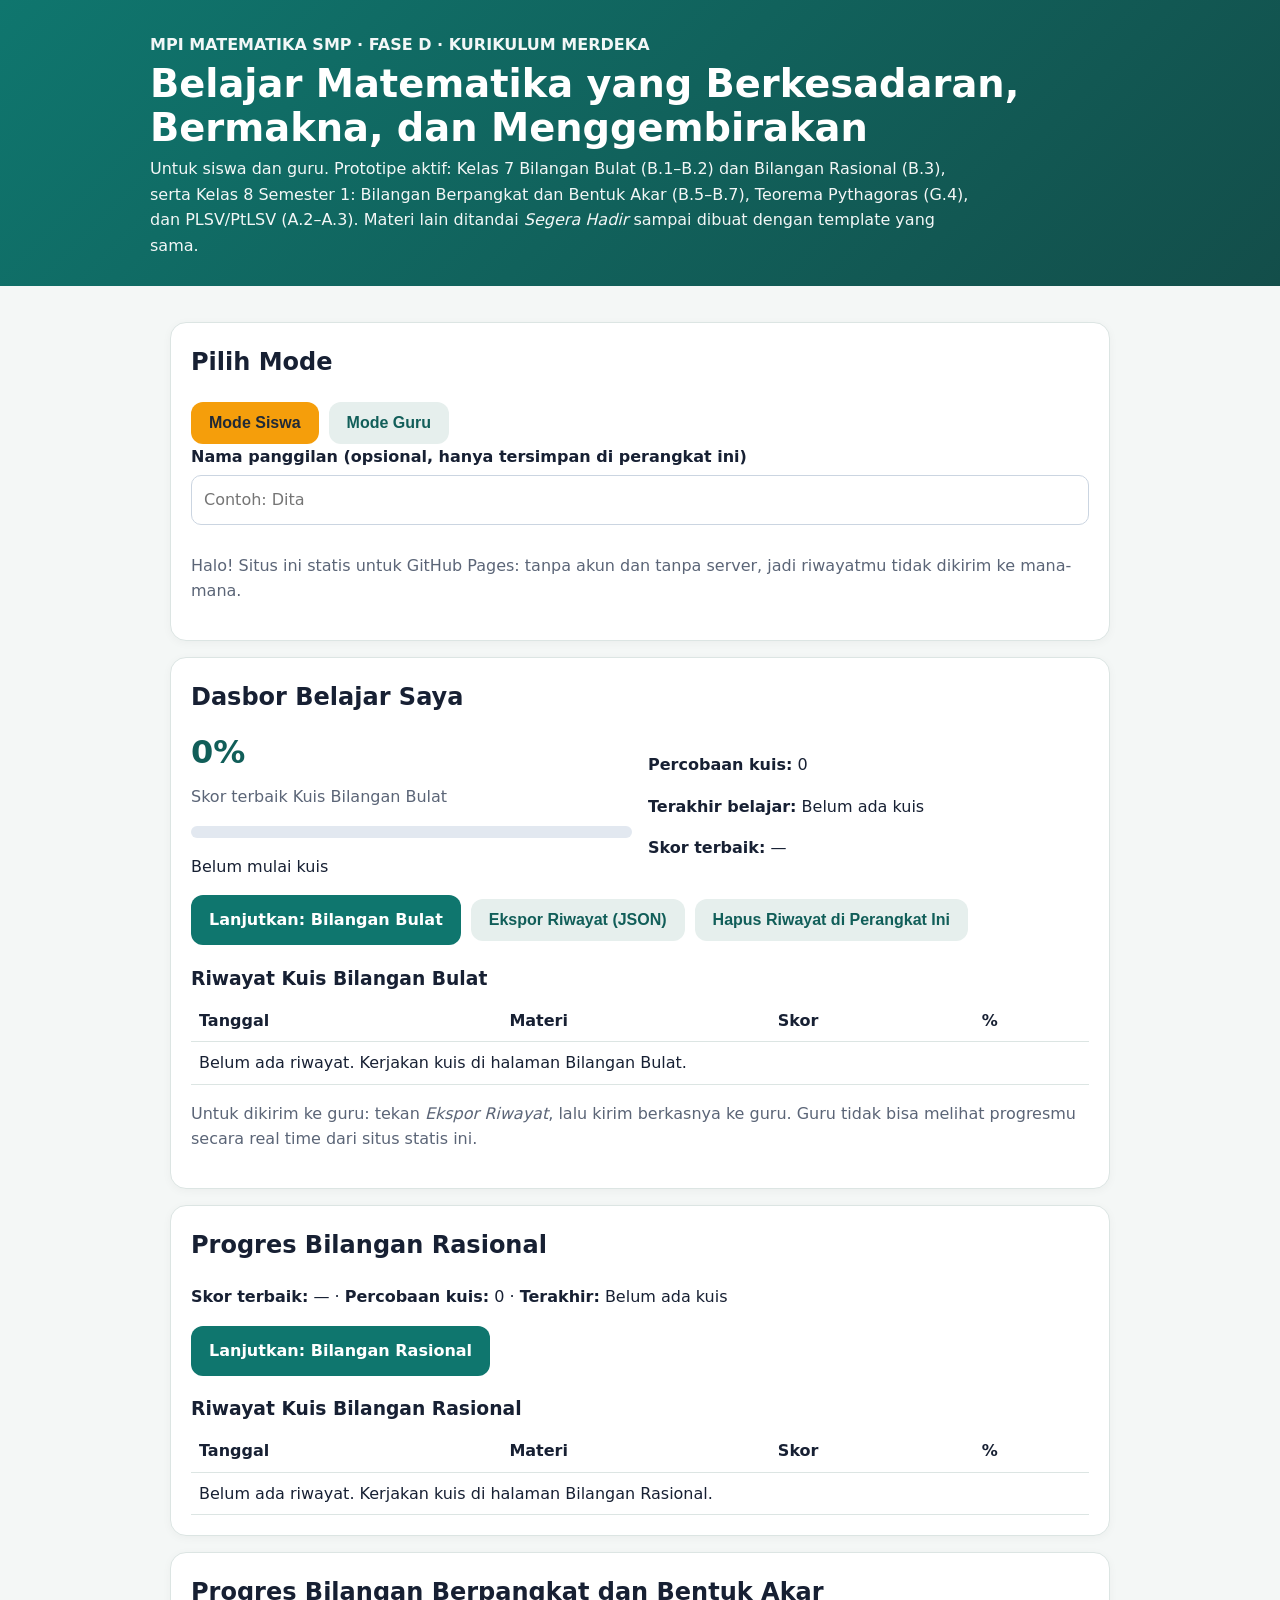
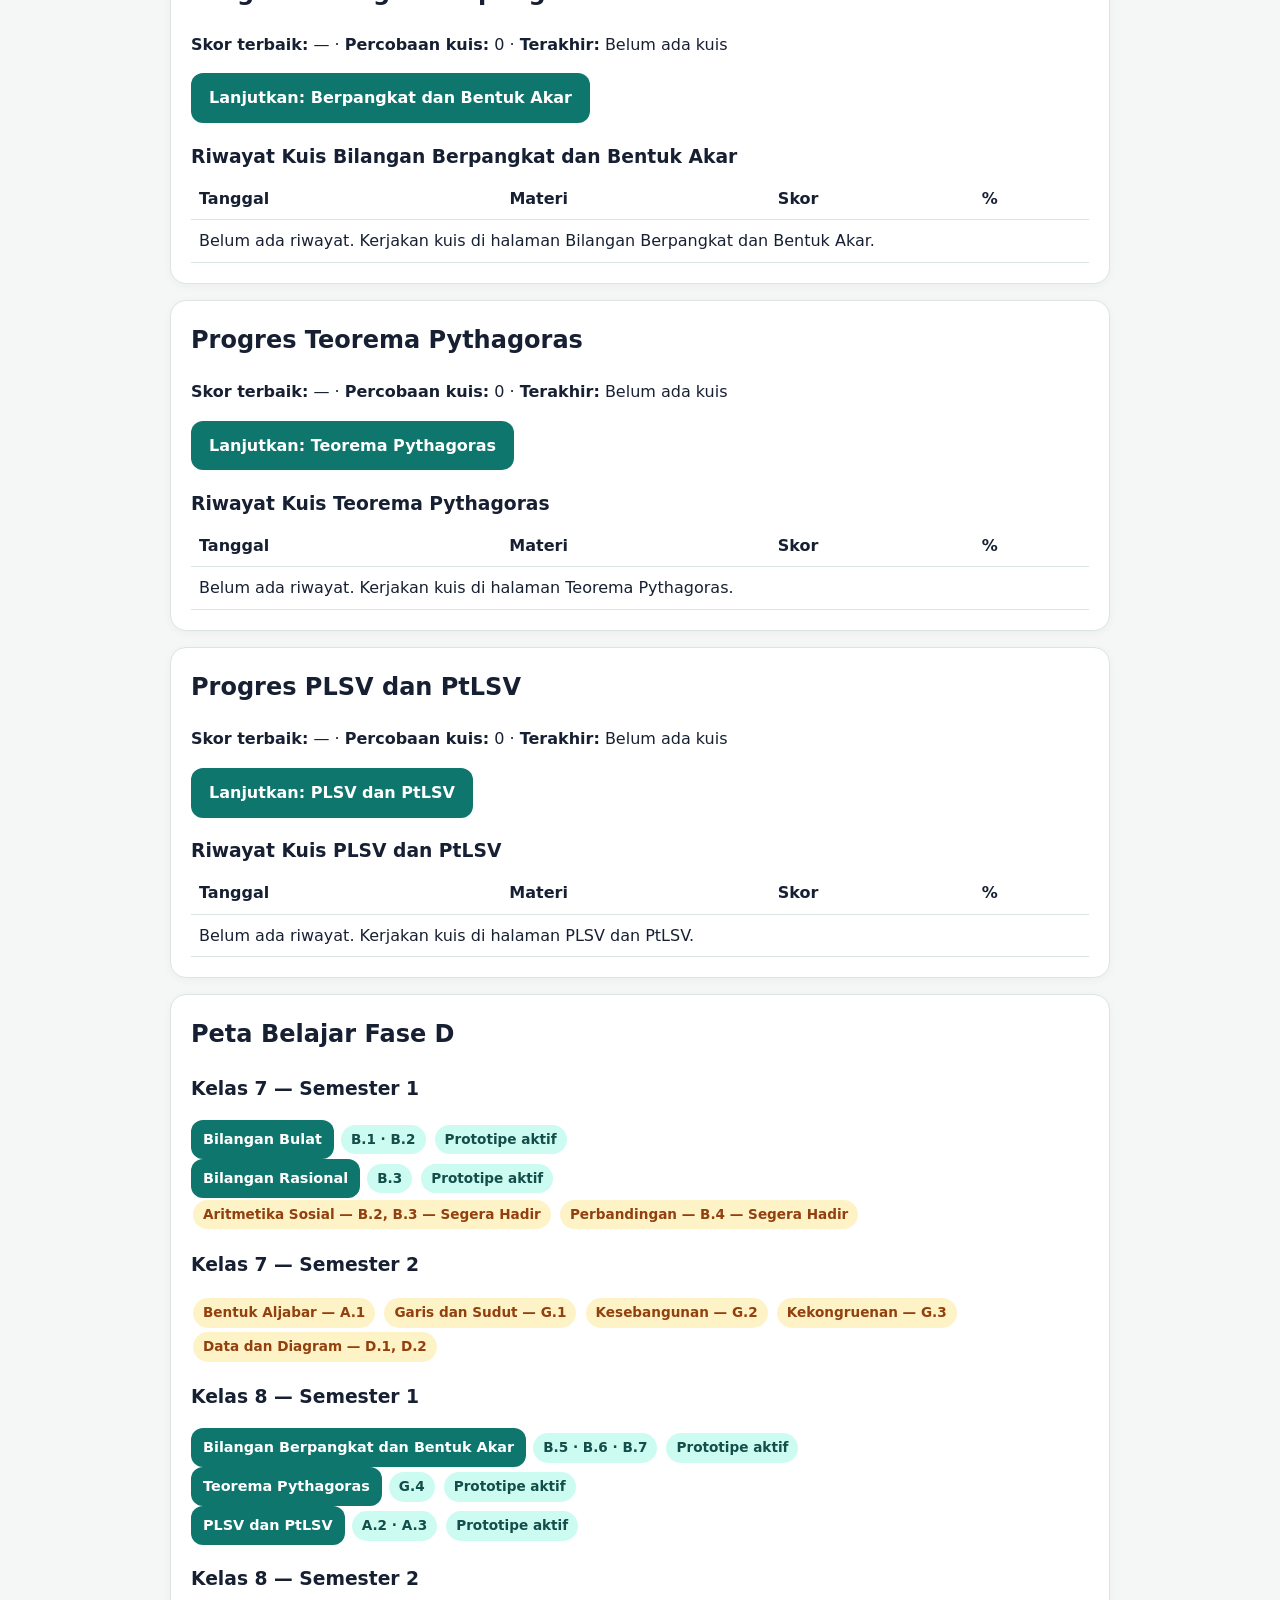
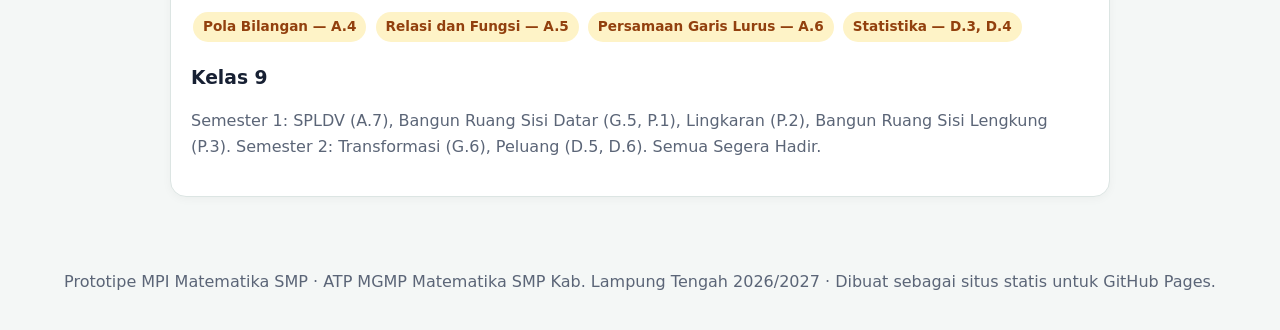
<file: index.html>
<!DOCTYPE html>
<html lang="id">
<head>
<meta charset="utf-8">
<meta name="viewport" content="width=device-width, initial-scale=1">
<title>MPI Matematika SMP — Fase D | Kurikulum Merdeka</title>
<meta name="description" content="Media Pembelajaran Interaktif Matematika SMP Fase D, Kurikulum Merdeka, pendekatan Pembelajaran Mendalam. Prototipe aktif: Bilangan Bulat, Bilangan Rasional, dan Kelas 8 Semester 1.">
<link rel="stylesheet" href="assets/css/style.css">
</head>
<body>
<header class="hero">
  <div class="wrap" style="padding:0">
    <p><strong>MPI MATEMATIKA SMP &middot; FASE D &middot; KURIKULUM MERDEKA</strong></p>
    <h1>Belajar Matematika yang Berkesadaran, Bermakna, dan Menggembirakan</h1>
    <p>Untuk siswa dan guru. Prototipe aktif: Kelas 7 Bilangan Bulat (B.1&ndash;B.2) dan Bilangan Rasional (B.3), serta Kelas 8 Semester 1: Bilangan Berpangkat dan Bentuk Akar (B.5&ndash;B.7), Teorema Pythagoras (G.4), dan PLSV/PtLSV (A.2&ndash;A.3). Materi lain ditandai <em>Segera Hadir</em> sampai dibuat dengan template yang sama.</p>
  </div>
</header>

<main class="wrap">
  <div class="card">
    <h2>Pilih Mode</h2>
    <div class="row no-print">
      <button class="btn secondary" data-mode-btn="siswa" aria-pressed="true">Mode Siswa</button>
      <button class="btn secondary" data-mode-btn="guru" aria-pressed="false">Mode Guru</button>
    </div>
    <label for="namaInput">Nama panggilan (opsional, hanya tersimpan di perangkat ini)</label>
    <input type="text" id="namaInput" placeholder="Contoh: Dita">
    <p class="muted"><span id="haloText">Halo!</span> Situs ini statis untuk GitHub Pages: tanpa akun dan tanpa server, jadi riwayatmu tidak dikirim ke mana-mana.</p>
  </div>

  <section class="card">
    <h2>Dasbor Belajar Saya</h2>
    <div class="grid two">
      <div><div class="stat" id="dashProgress">0%</div><p class="muted">Skor terbaik Kuis Bilangan Bulat</p><div class="progress"><div id="dashBar" style="width:0%"></div></div><p id="dashStatus">Belum mulai kuis</p></div>
      <div><p><strong>Percobaan kuis:</strong> <span id="dashAttempts">0</span></p><p><strong>Terakhir belajar:</strong> <span id="dashLast">Belum ada kuis</span></p><p><strong>Skor terbaik:</strong> <span id="dashBest">—</span></p></div>
    </div>
    <div class="row no-print">
      <a class="btn" href="bilangan-bulat.html">Lanjutkan: Bilangan Bulat</a>
      <button class="btn secondary exportBtn">Ekspor Riwayat (JSON)</button>
      <button class="btn secondary clearBtn">Hapus Riwayat di Perangkat Ini</button>
    </div>
    <h3>Riwayat Kuis Bilangan Bulat</h3>
    <table><thead><tr><th>Tanggal</th><th>Materi</th><th>Skor</th><th>%</th></tr></thead><tbody id="historyList"><tr><td colspan="4">Memuat…</td></tr></tbody></table>
    <p class="muted">Untuk dikirim ke guru: tekan <em>Ekspor Riwayat</em>, lalu kirim berkasnya ke guru. Guru tidak bisa melihat progresmu secara real time dari situs statis ini.</p>
  </section>

  <section class="card">
    <h2>Progres Bilangan Rasional</h2>
    <p><strong>Skor terbaik:</strong> <span id="dashRasionalBest">—</span> &middot; <strong>Percobaan kuis:</strong> <span id="dashRasionalAttempts">0</span> &middot; <strong>Terakhir:</strong> <span id="dashRasionalLast">Belum ada kuis</span></p>
    <div class="row no-print">
      <a class="btn" href="bilangan-rasional.html">Lanjutkan: Bilangan Rasional</a>
    </div>
    <h3>Riwayat Kuis Bilangan Rasional</h3>
    <table><thead><tr><th>Tanggal</th><th>Materi</th><th>Skor</th><th>%</th></tr></thead><tbody id="rasionalHistoryList"><tr><td colspan="4">Memuat…</td></tr></tbody></table>
  </section>

  <section class="card">
    <h2>Progres Bilangan Berpangkat dan Bentuk Akar</h2>
    <p><strong>Skor terbaik:</strong> <span id="dashBerpangkatBest">—</span> &middot; <strong>Percobaan kuis:</strong> <span id="dashBerpangkatAttempts">0</span> &middot; <strong>Terakhir:</strong> <span id="dashBerpangkatLast">Belum ada kuis</span></p>
    <div class="row no-print">
      <a class="btn" href="bilangan-berpangkat-akar.html">Lanjutkan: Berpangkat dan Bentuk Akar</a>
    </div>
    <h3>Riwayat Kuis Bilangan Berpangkat dan Bentuk Akar</h3>
    <table><thead><tr><th>Tanggal</th><th>Materi</th><th>Skor</th><th>%</th></tr></thead><tbody id="berpangkatHistoryList"><tr><td colspan="4">Memuat…</td></tr></tbody></table>
  </section>

  <section class="card">
    <h2>Progres Teorema Pythagoras</h2>
    <p><strong>Skor terbaik:</strong> <span id="dashPythagorasBest">—</span> &middot; <strong>Percobaan kuis:</strong> <span id="dashPythagorasAttempts">0</span> &middot; <strong>Terakhir:</strong> <span id="dashPythagorasLast">Belum ada kuis</span></p>
    <div class="row no-print">
      <a class="btn" href="pythagoras.html">Lanjutkan: Teorema Pythagoras</a>
    </div>
    <h3>Riwayat Kuis Teorema Pythagoras</h3>
    <table><thead><tr><th>Tanggal</th><th>Materi</th><th>Skor</th><th>%</th></tr></thead><tbody id="pythagorasHistoryList"><tr><td colspan="4">Memuat…</td></tr></tbody></table>
  </section>

  <section class="card">
    <h2>Progres PLSV dan PtLSV</h2>
    <p><strong>Skor terbaik:</strong> <span id="dashPlsvBest">—</span> &middot; <strong>Percobaan kuis:</strong> <span id="dashPlsvAttempts">0</span> &middot; <strong>Terakhir:</strong> <span id="dashPlsvLast">Belum ada kuis</span></p>
    <div class="row no-print">
      <a class="btn" href="plsv-ptlsv.html">Lanjutkan: PLSV dan PtLSV</a>
    </div>
    <h3>Riwayat Kuis PLSV dan PtLSV</h3>
    <table><thead><tr><th>Tanggal</th><th>Materi</th><th>Skor</th><th>%</th></tr></thead><tbody id="plsvHistoryList"><tr><td colspan="4">Memuat…</td></tr></tbody></table>
  </section>

  <section class="card guru-only">
    <h2>Dasbor Guru</h2>
    <p>Mode guru menampilkan panduan ATP/TP, alokasi JP, miskonsepsi, diferensiasi, dan LKPD di halaman materi. Di halaman Bilangan Bulat, buka bagian <a href="bilangan-bulat.html#guru">Panduan Guru</a>; di halaman Bilangan Rasional, buka <a href="bilangan-rasional.html#guru">Panduan Guru</a>; di Kelas 8 Semester 1, buka <a href="bilangan-berpangkat-akar.html#guru">Berpangkat dan Bentuk Akar</a>, <a href="pythagoras.html#guru">Pythagoras</a>, dan <a href="plsv-ptlsv.html#guru">PLSV/PtLSV</a>.</p>
    <p><strong>Cara memakai di kelas:</strong> tampilkan simulasi garis bilangan dan GeoGebra di proyektor, minta siswa mencoba sendiri di HP, lalu tutup dengan kuis formatif dan refleksi. Minta siswa mengekspor riwayatnya sebagai bukti belajar.</p>
    <p><strong>Sumber:</strong> ATP MGMP Matematika SMP Kabupaten Lampung Tengah, Tahun Pelajaran 2026/2027, Fase D.</p>
  </section>

  <section class="card">
    <h2>Peta Belajar Fase D</h2>
    <h3>Kelas 7 — Semester 1</h3>
    <p><a class="btn small" href="bilangan-bulat.html">Bilangan Bulat</a> <span class="badge">B.1 &middot; B.2</span> <span class="badge">Prototipe aktif</span><br>
    <a class="btn small" href="bilangan-rasional.html">Bilangan Rasional</a> <span class="badge">B.3</span> <span class="badge">Prototipe aktif</span><br>
    <span class="badge soon">Aritmetika Sosial — B.2, B.3 — Segera Hadir</span>
    <span class="badge soon">Perbandingan — B.4 — Segera Hadir</span></p>
    <h3>Kelas 7 — Semester 2</h3>
    <p><span class="badge soon">Bentuk Aljabar — A.1</span> <span class="badge soon">Garis dan Sudut — G.1</span> <span class="badge soon">Kesebangunan — G.2</span> <span class="badge soon">Kekongruenan — G.3</span> <span class="badge soon">Data dan Diagram — D.1, D.2</span></p>
    <h3>Kelas 8 — Semester 1</h3>
    <p><a class="btn small" href="bilangan-berpangkat-akar.html">Bilangan Berpangkat dan Bentuk Akar</a> <span class="badge">B.5 &middot; B.6 &middot; B.7</span> <span class="badge">Prototipe aktif</span><br>
    <a class="btn small" href="pythagoras.html">Teorema Pythagoras</a> <span class="badge">G.4</span> <span class="badge">Prototipe aktif</span><br>
    <a class="btn small" href="plsv-ptlsv.html">PLSV dan PtLSV</a> <span class="badge">A.2 &middot; A.3</span> <span class="badge">Prototipe aktif</span></p>
    <h3>Kelas 8 — Semester 2</h3>
    <p><span class="badge soon">Pola Bilangan — A.4</span> <span class="badge soon">Relasi dan Fungsi — A.5</span> <span class="badge soon">Persamaan Garis Lurus — A.6</span> <span class="badge soon">Statistika — D.3, D.4</span></p>
    <h3>Kelas 9</h3>
    <p class="muted">Semester 1: SPLDV (A.7), Bangun Ruang Sisi Datar (G.5, P.1), Lingkaran (P.2), Bangun Ruang Sisi Lengkung (P.3). Semester 2: Transformasi (G.6), Peluang (D.5, D.6). Semua Segera Hadir.</p>
  </section>
</main>

<footer>
  <p>Prototipe MPI Matematika SMP &middot; ATP MGMP Matematika SMP Kab. Lampung Tengah 2026/2027 &middot; Dibuat sebagai situs statis untuk GitHub Pages.</p>
</footer>
<script src="assets/js/main.js"></script>
</body>
</html>
</file>
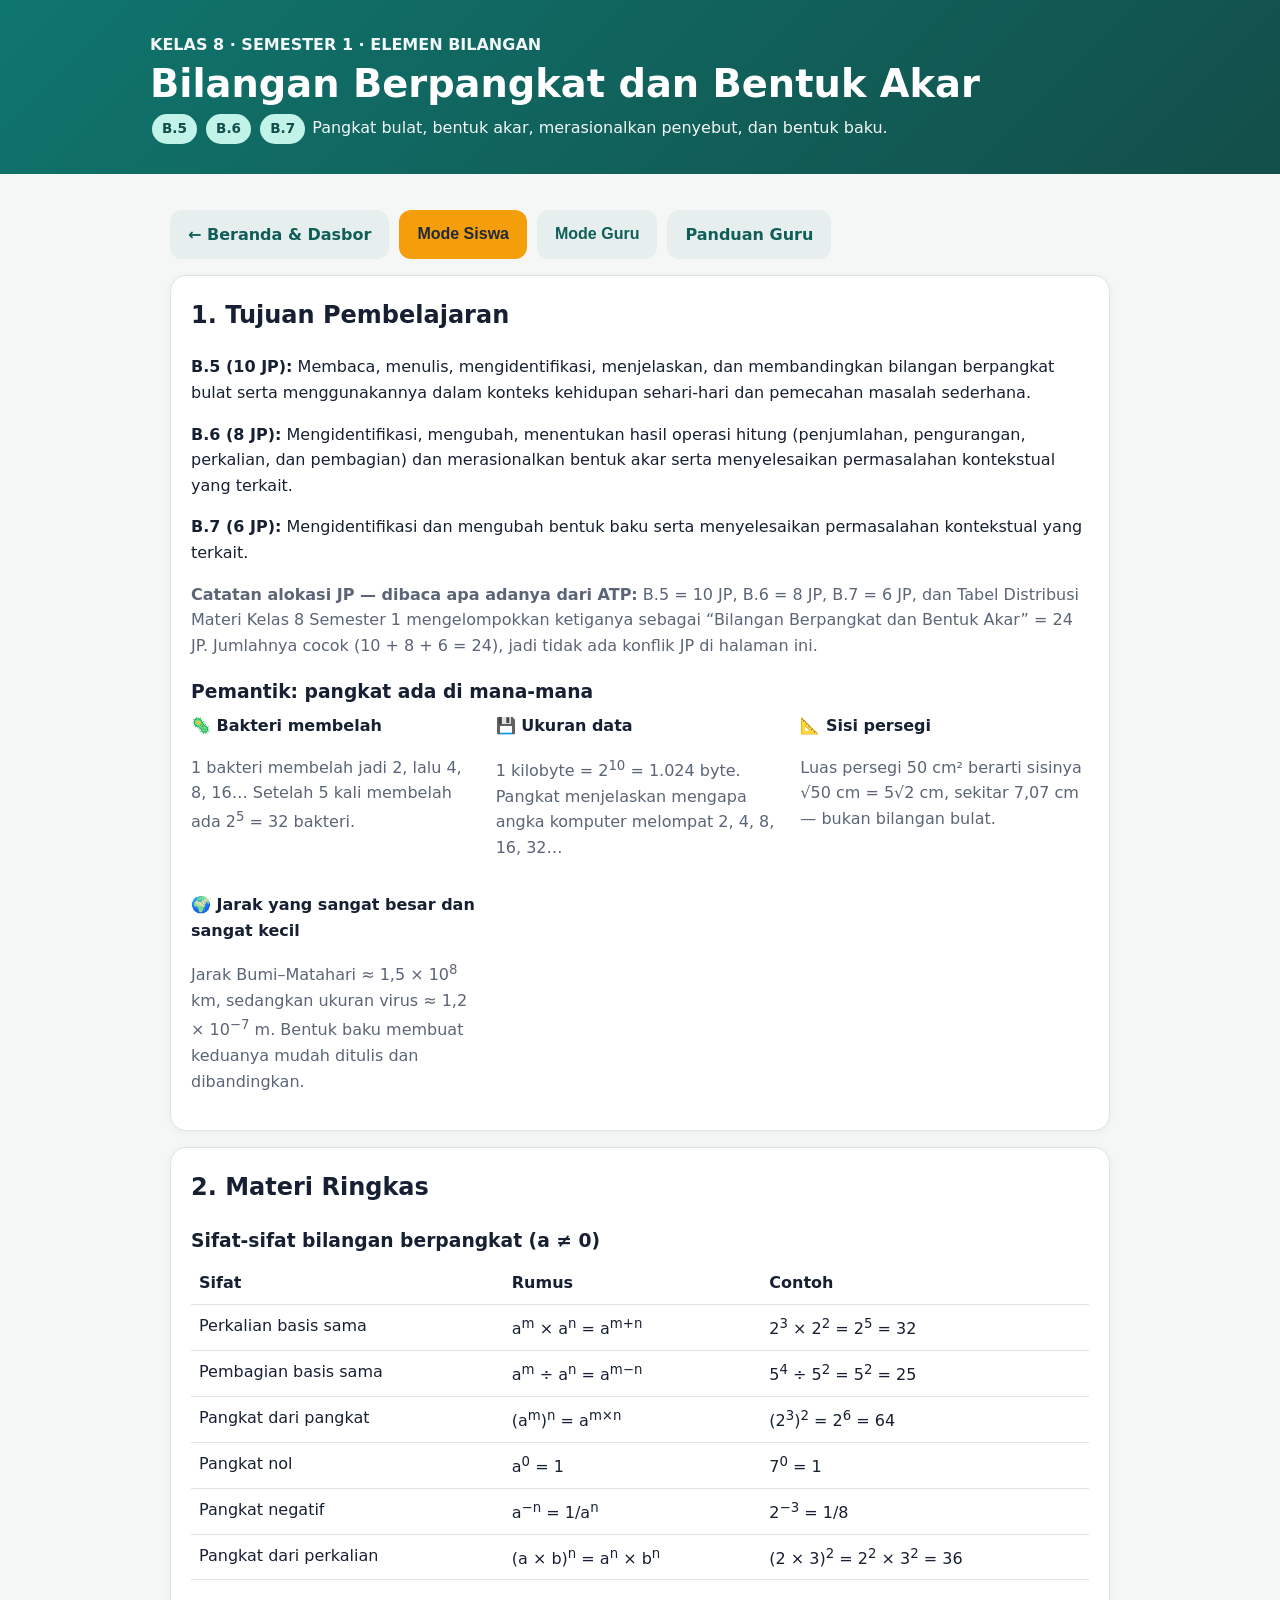
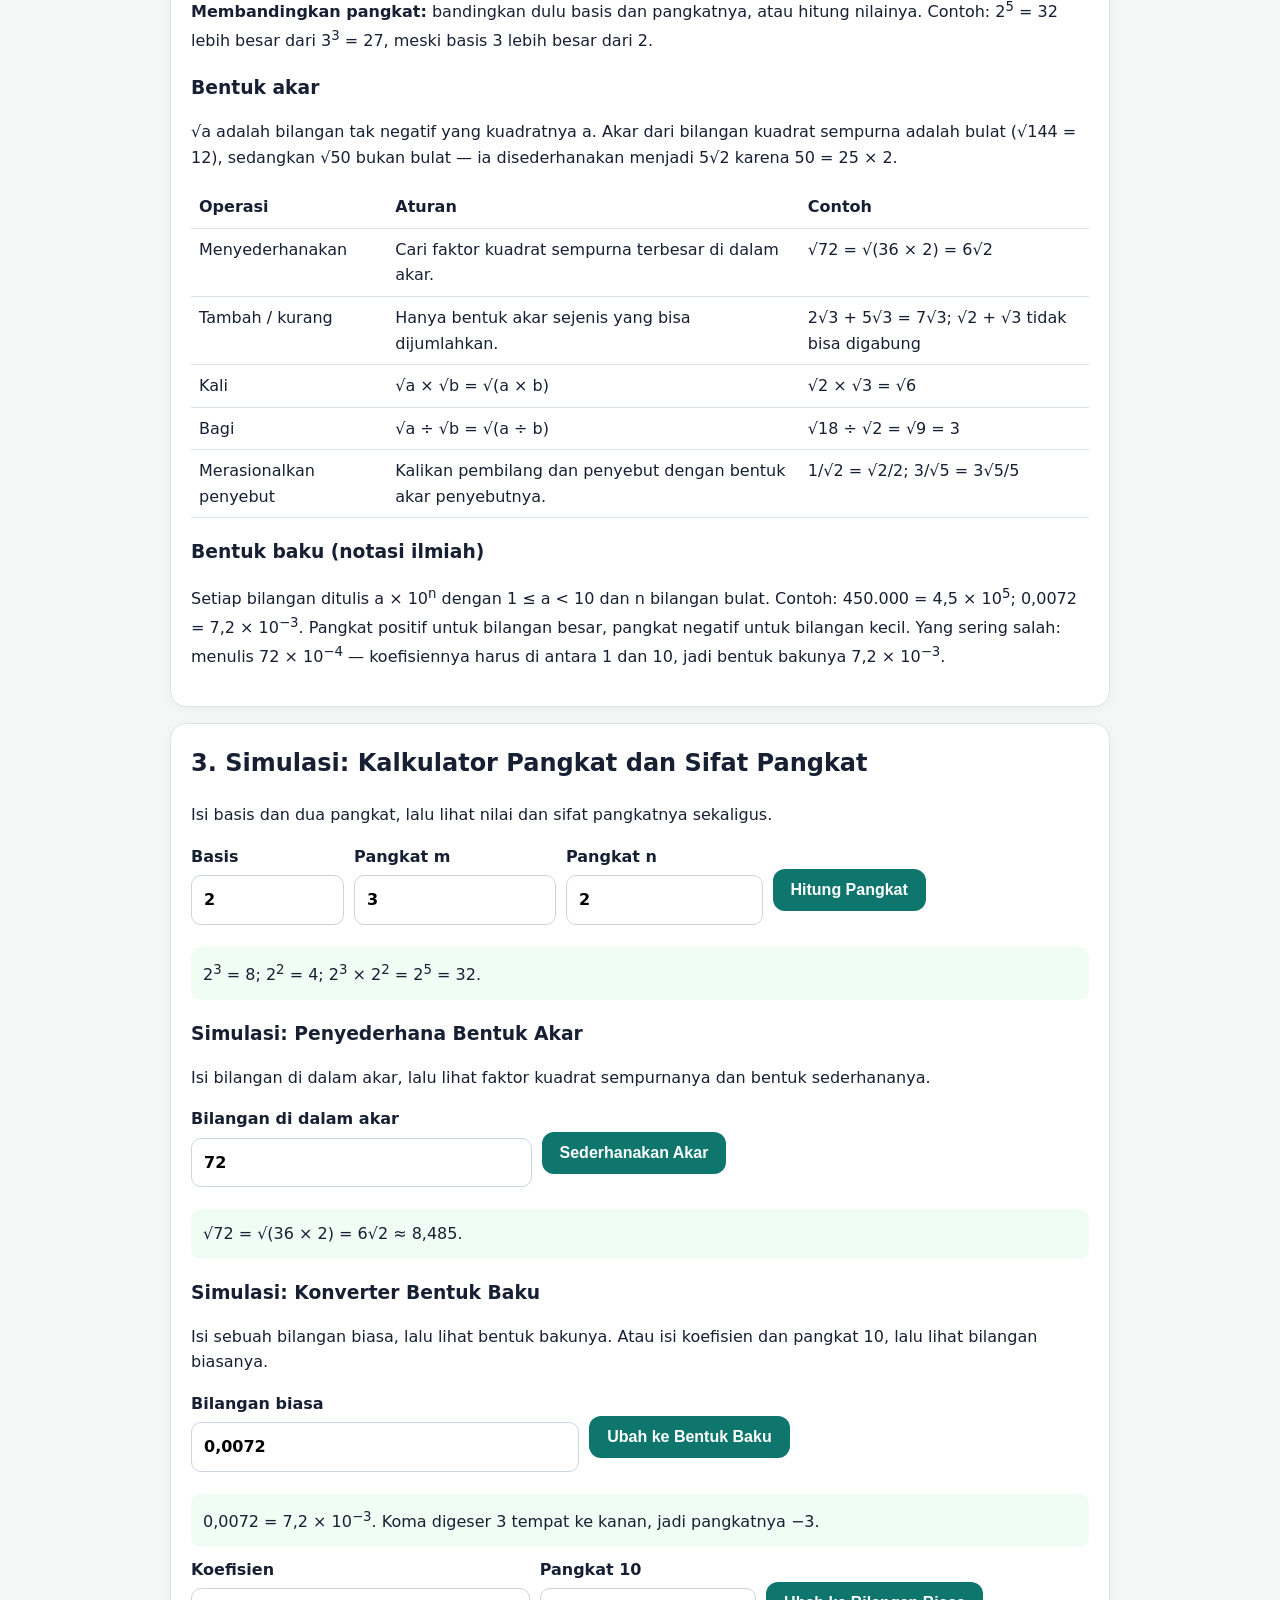
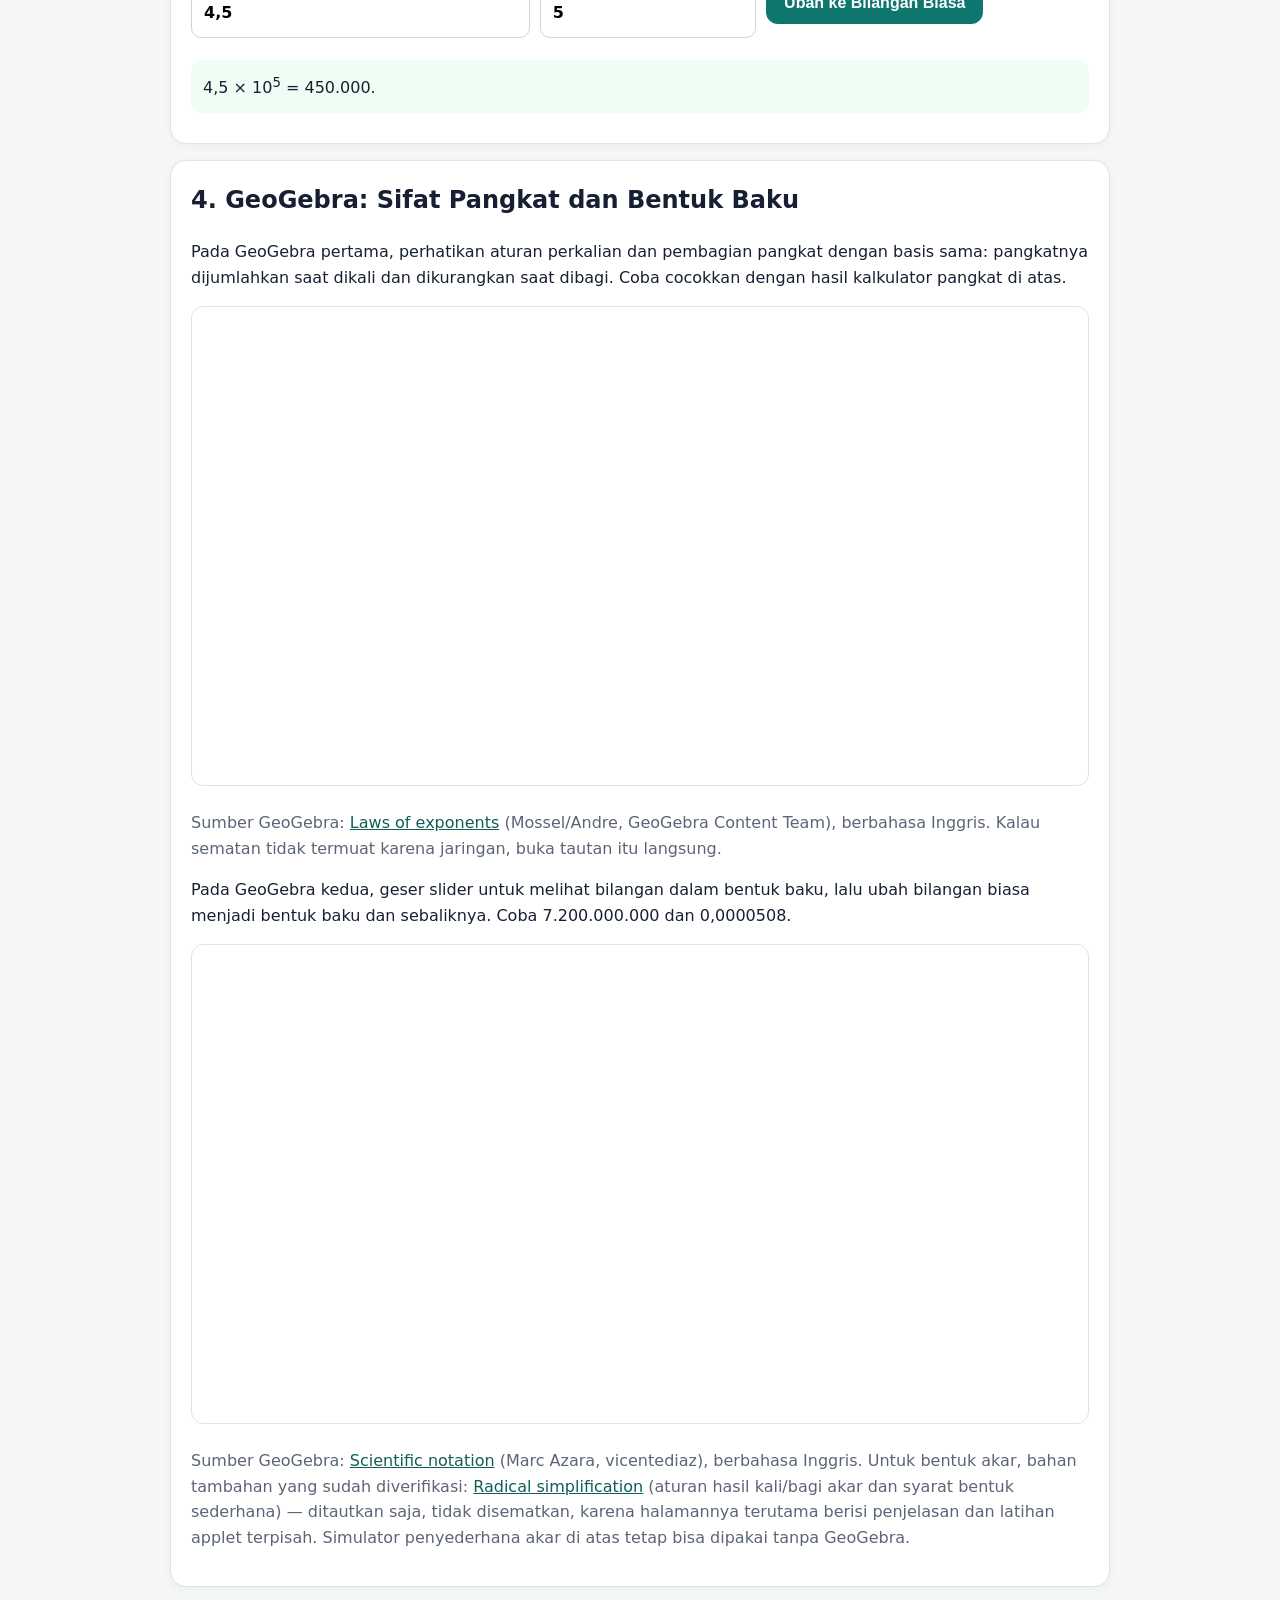
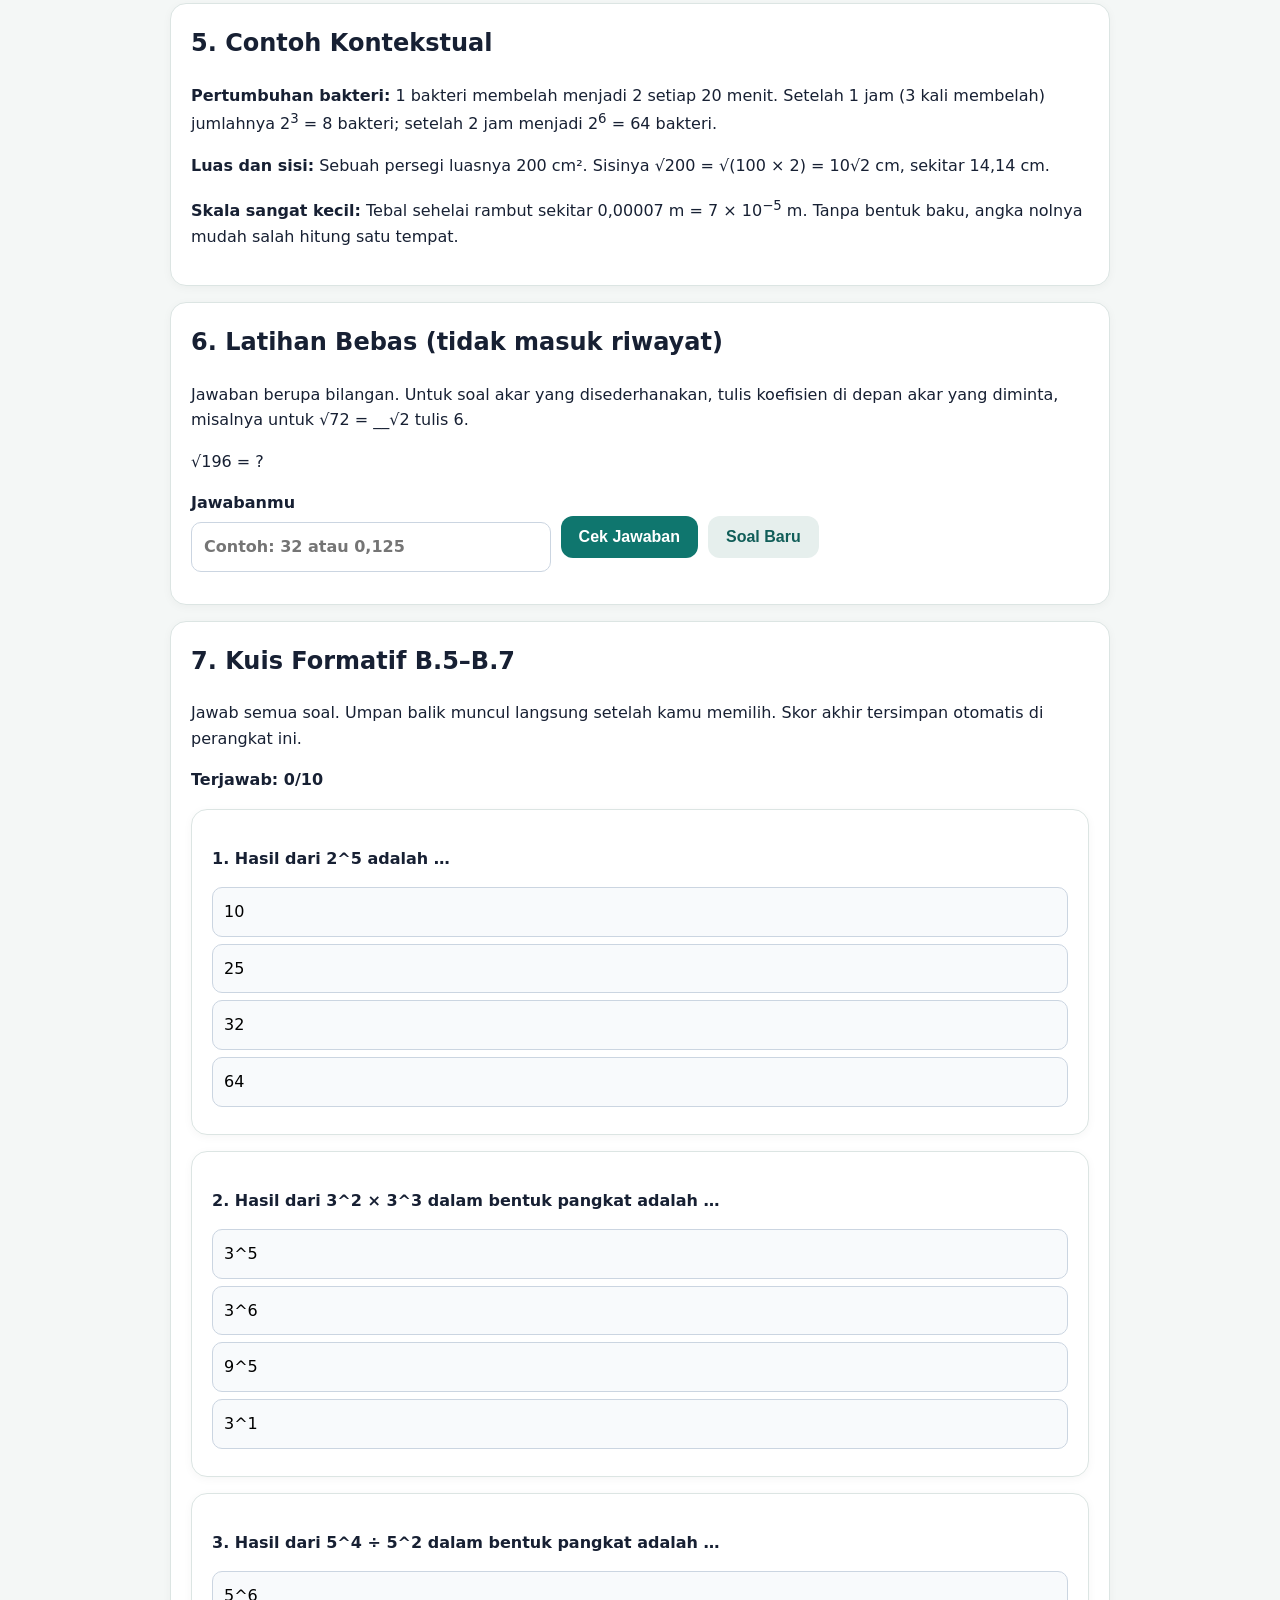
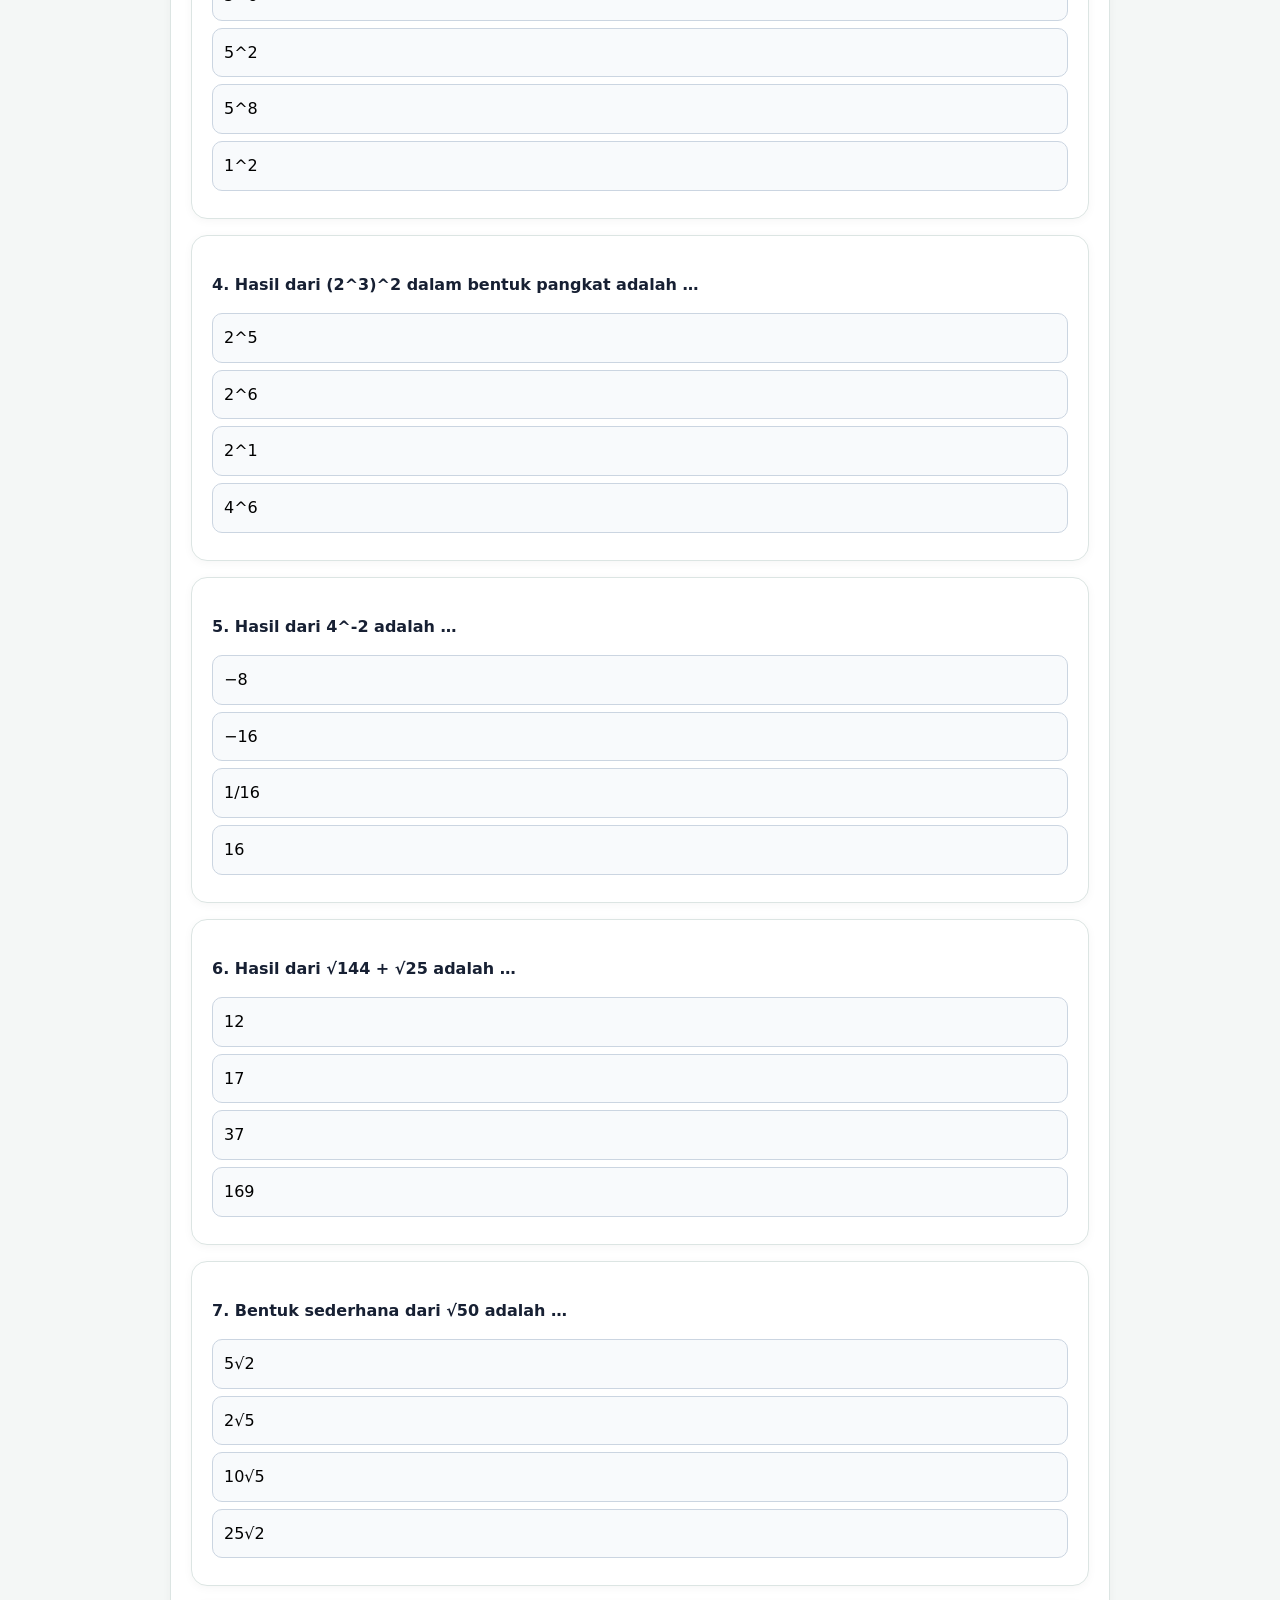
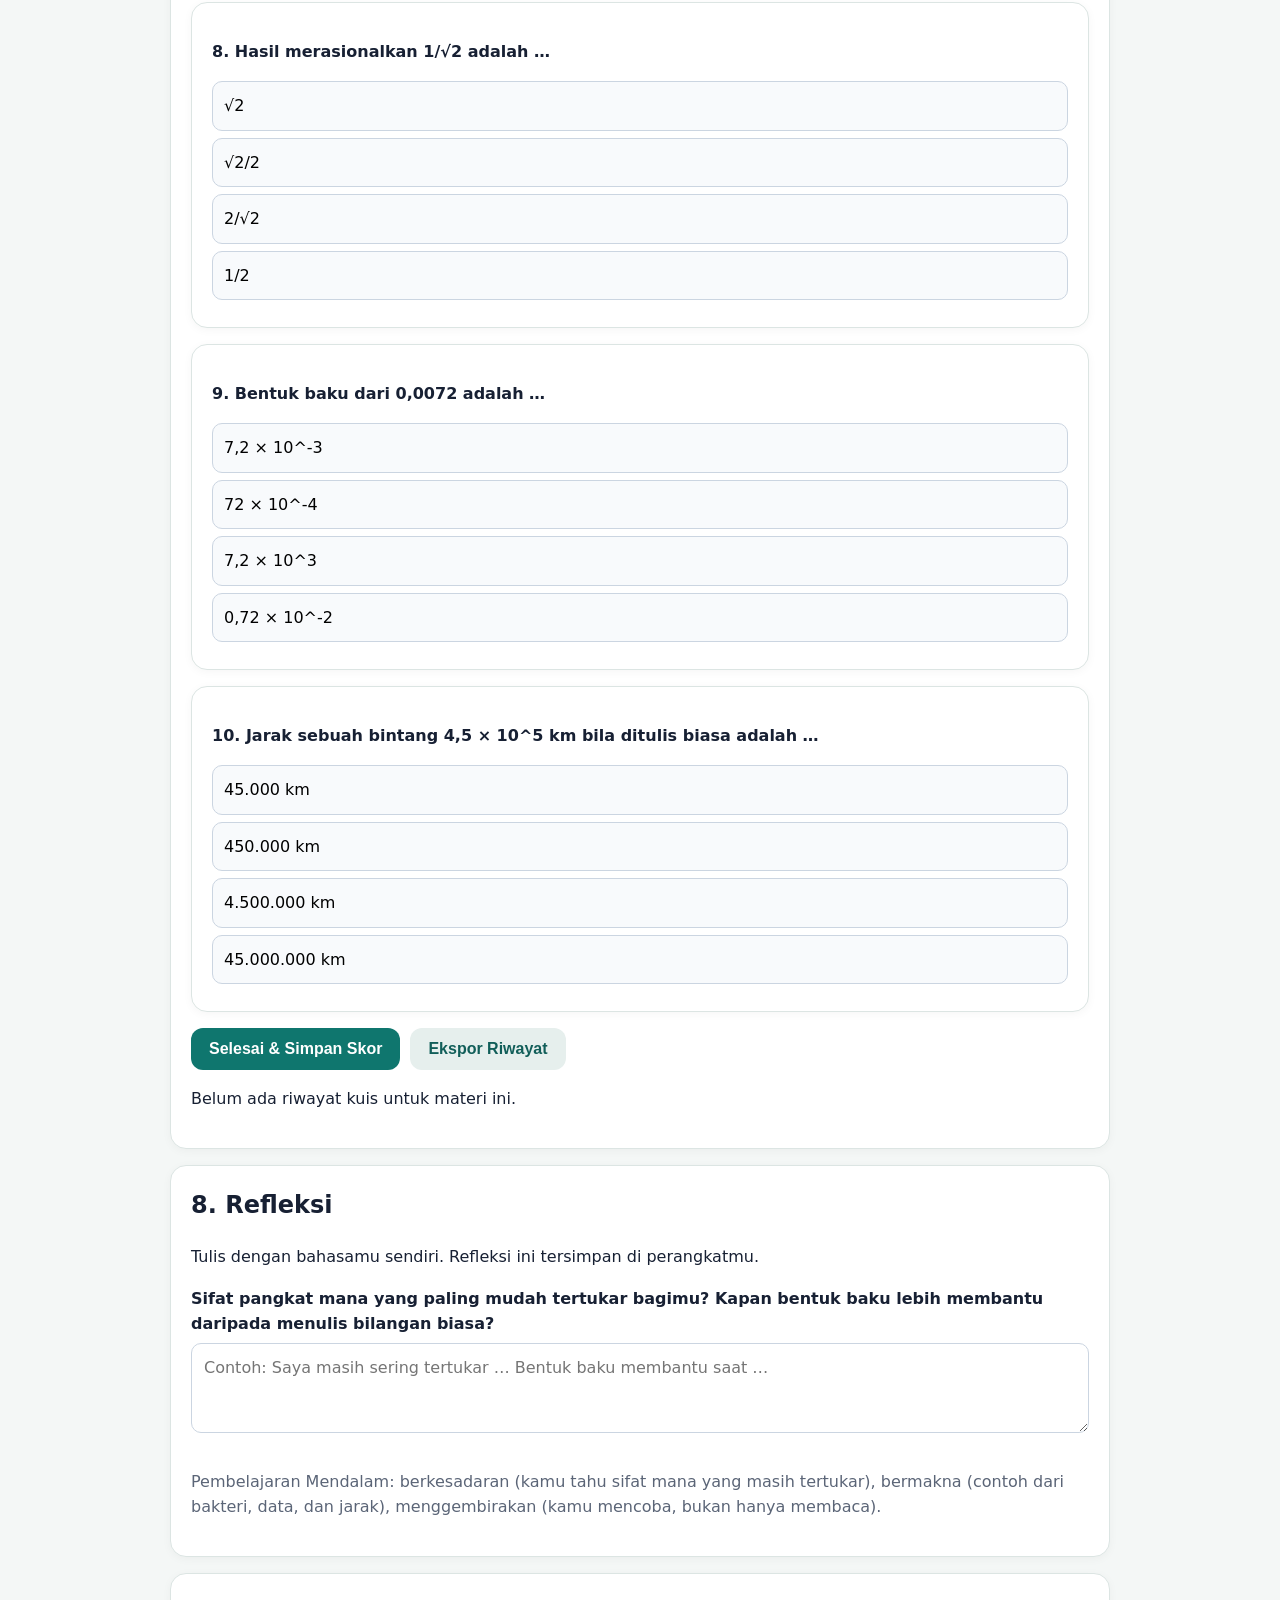
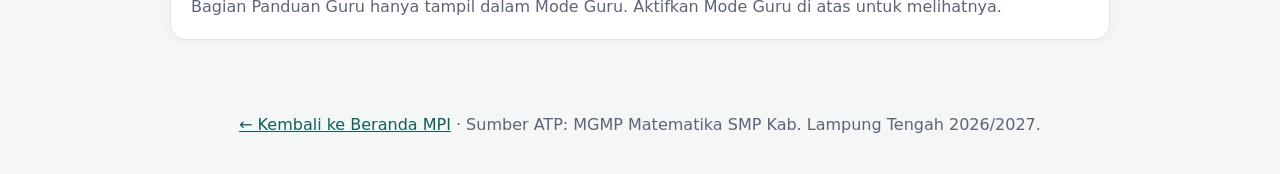
<file: bilangan-berpangkat-akar.html>
<!DOCTYPE html>
<html lang="id">
<head>
<meta charset="utf-8">
<meta name="viewport" content="width=device-width, initial-scale=1">
<title>Bilangan Berpangkat dan Bentuk Akar (B.5–B.7) — Kelas 8 Semester 1 | MPI Matematika</title>
<meta name="description" content="Bilangan berpangkat bulat, bentuk akar dan merasionalkan penyebut, serta bentuk baku/notasi ilmiah. Simulasi, GeoGebra, latihan, kuis, dan refleksi.">
<link rel="stylesheet" href="assets/css/style.css">
</head>
<body>
<header class="hero">
  <div class="wrap" style="padding:0">
    <p><strong>KELAS 8 &middot; SEMESTER 1 &middot; ELEMEN BILANGAN</strong></p>
    <h1>Bilangan Berpangkat dan Bentuk Akar</h1>
    <p><span class="badge">B.5</span> <span class="badge">B.6</span> <span class="badge">B.7</span> Pangkat bulat, bentuk akar, merasionalkan penyebut, dan bentuk baku.</p>
  </div>
</header>

<main class="wrap">
  <nav class="top no-print">
    <a class="btn secondary" href="index.html">← Beranda &amp; Dasbor</a>
    <button class="btn secondary" data-mode-btn="siswa">Mode Siswa</button>
    <button class="btn secondary" data-mode-btn="guru">Mode Guru</button>
    <a class="btn secondary" href="#guru">Panduan Guru</a>
  </nav>

  <section class="card">
    <h2>1. Tujuan Pembelajaran</h2>
    <p><strong>B.5 (10 JP):</strong> Membaca, menulis, mengidentifikasi, menjelaskan, dan membandingkan bilangan berpangkat bulat serta menggunakannya dalam konteks kehidupan sehari-hari dan pemecahan masalah sederhana.</p>
    <p><strong>B.6 (8 JP):</strong> Mengidentifikasi, mengubah, menentukan hasil operasi hitung (penjumlahan, pengurangan, perkalian, dan pembagian) dan merasionalkan bentuk akar serta menyelesaikan permasalahan kontekstual yang terkait.</p>
    <p><strong>B.7 (6 JP):</strong> Mengidentifikasi dan mengubah bentuk baku serta menyelesaikan permasalahan kontekstual yang terkait.</p>
    <p class="muted"><strong>Catatan alokasi JP — dibaca apa adanya dari ATP:</strong> B.5 = 10 JP, B.6 = 8 JP, B.7 = 6 JP, dan Tabel Distribusi Materi Kelas 8 Semester 1 mengelompokkan ketiganya sebagai “Bilangan Berpangkat dan Bentuk Akar” = 24 JP. Jumlahnya cocok (10 + 8 + 6 = 24), jadi tidak ada konflik JP di halaman ini.</p>
    <h3>Pemantik: pangkat ada di mana-mana</h3>
    <div class="grid two">
      <div><strong>🦠 Bakteri membelah</strong><p class="muted">1 bakteri membelah jadi 2, lalu 4, 8, 16… Setelah 5 kali membelah ada 2<sup>5</sup> = 32 bakteri.</p></div>
      <div><strong>💾 Ukuran data</strong><p class="muted">1 kilobyte = 2<sup>10</sup> = 1.024 byte. Pangkat menjelaskan mengapa angka komputer melompat 2, 4, 8, 16, 32…</p></div>
      <div><strong>📐 Sisi persegi</strong><p class="muted">Luas persegi 50 cm² berarti sisinya √50 cm = 5√2 cm, sekitar 7,07 cm — bukan bilangan bulat.</p></div>
      <div><strong>🌍 Jarak yang sangat besar dan sangat kecil</strong><p class="muted">Jarak Bumi–Matahari ≈ 1,5 × 10<sup>8</sup> km, sedangkan ukuran virus ≈ 1,2 × 10<sup>−7</sup> m. Bentuk baku membuat keduanya mudah ditulis dan dibandingkan.</p></div>
    </div>
  </section>

  <section class="card">
    <h2>2. Materi Ringkas</h2>
    <h3>Sifat-sifat bilangan berpangkat (a ≠ 0)</h3>
    <table><tr><th>Sifat</th><th>Rumus</th><th>Contoh</th></tr>
    <tr><td>Perkalian basis sama</td><td>a<sup>m</sup> × a<sup>n</sup> = a<sup>m+n</sup></td><td>2<sup>3</sup> × 2<sup>2</sup> = 2<sup>5</sup> = 32</td></tr>
    <tr><td>Pembagian basis sama</td><td>a<sup>m</sup> ÷ a<sup>n</sup> = a<sup>m−n</sup></td><td>5<sup>4</sup> ÷ 5<sup>2</sup> = 5<sup>2</sup> = 25</td></tr>
    <tr><td>Pangkat dari pangkat</td><td>(a<sup>m</sup>)<sup>n</sup> = a<sup>m×n</sup></td><td>(2<sup>3</sup>)<sup>2</sup> = 2<sup>6</sup> = 64</td></tr>
    <tr><td>Pangkat nol</td><td>a<sup>0</sup> = 1</td><td>7<sup>0</sup> = 1</td></tr>
    <tr><td>Pangkat negatif</td><td>a<sup>−n</sup> = 1/a<sup>n</sup></td><td>2<sup>−3</sup> = 1/8</td></tr>
    <tr><td>Pangkat dari perkalian</td><td>(a × b)<sup>n</sup> = a<sup>n</sup> × b<sup>n</sup></td><td>(2 × 3)<sup>2</sup> = 2<sup>2</sup> × 3<sup>2</sup> = 36</td></tr></table>
    <p><strong>Membandingkan pangkat:</strong> bandingkan dulu basis dan pangkatnya, atau hitung nilainya. Contoh: 2<sup>5</sup> = 32 lebih besar dari 3<sup>3</sup> = 27, meski basis 3 lebih besar dari 2.</p>
    <h3>Bentuk akar</h3>
    <p>√a adalah bilangan tak negatif yang kuadratnya a. Akar dari bilangan kuadrat sempurna adalah bulat (√144 = 12), sedangkan √50 bukan bulat — ia disederhanakan menjadi 5√2 karena 50 = 25 × 2.</p>
    <table><tr><th>Operasi</th><th>Aturan</th><th>Contoh</th></tr>
    <tr><td>Menyederhanakan</td><td>Cari faktor kuadrat sempurna terbesar di dalam akar.</td><td>√72 = √(36 × 2) = 6√2</td></tr>
    <tr><td>Tambah / kurang</td><td>Hanya bentuk akar sejenis yang bisa dijumlahkan.</td><td>2√3 + 5√3 = 7√3; √2 + √3 tidak bisa digabung</td></tr>
    <tr><td>Kali</td><td>√a × √b = √(a × b)</td><td>√2 × √3 = √6</td></tr>
    <tr><td>Bagi</td><td>√a ÷ √b = √(a ÷ b)</td><td>√18 ÷ √2 = √9 = 3</td></tr>
    <tr><td>Merasionalkan penyebut</td><td>Kalikan pembilang dan penyebut dengan bentuk akar penyebutnya.</td><td>1/√2 = √2/2; 3/√5 = 3√5/5</td></tr></table>
    <h3>Bentuk baku (notasi ilmiah)</h3>
    <p>Setiap bilangan ditulis a × 10<sup>n</sup> dengan 1 ≤ a &lt; 10 dan n bilangan bulat. Contoh: 450.000 = 4,5 × 10<sup>5</sup>; 0,0072 = 7,2 × 10<sup>−3</sup>. Pangkat positif untuk bilangan besar, pangkat negatif untuk bilangan kecil. Yang sering salah: menulis 72 × 10<sup>−4</sup> — koefisiennya harus di antara 1 dan 10, jadi bentuk bakunya 7,2 × 10<sup>−3</sup>.</p>
  </section>

  <section class="card">
    <h2>3. Simulasi: Kalkulator Pangkat dan Sifat Pangkat</h2>
    <p>Isi basis dan dua pangkat, lalu lihat nilai dan sifat pangkatnya sekaligus.</p>
    <div class="row no-print">
      <label>Basis <input type="number" id="powBase" value="2" min="-9" max="9"></label>
      <label>Pangkat m <input type="number" id="powM" value="3" min="-5" max="5"></label>
      <label>Pangkat n <input type="number" id="powN" value="2" min="-5" max="5"></label>
      <button class="btn" id="powBtn">Hitung Pangkat</button>
    </div>
    <div id="powResult" class="feedback good">2<sup>3</sup> = 8; 2<sup>2</sup> = 4; 2<sup>3</sup> × 2<sup>2</sup> = 2<sup>5</sup> = 32.</div>

    <h3>Simulasi: Penyederhana Bentuk Akar</h3>
    <p>Isi bilangan di dalam akar, lalu lihat faktor kuadrat sempurnanya dan bentuk sederhananya.</p>
    <div class="row no-print">
      <label>Bilangan di dalam akar <input type="number" id="rootNum" value="72" min="1" max="10000"></label>
      <button class="btn" id="rootBtn">Sederhanakan Akar</button>
    </div>
    <div id="rootResult" class="feedback good">√72 = √(36 × 2) = 6√2 ≈ 8,485.</div>

    <h3>Simulasi: Konverter Bentuk Baku</h3>
    <p>Isi sebuah bilangan biasa, lalu lihat bentuk bakunya. Atau isi koefisien dan pangkat 10, lalu lihat bilangan biasanya.</p>
    <div class="row no-print">
      <label>Bilangan biasa <input type="text" id="sciNum" value="0,0072"></label>
      <button class="btn" id="sciBtn">Ubah ke Bentuk Baku</button>
    </div>
    <div id="sciResult" class="feedback good">0,0072 = 7,2 × 10<sup>−3</sup>. Koma digeser 3 tempat ke kanan, jadi pangkatnya −3.</div>
    <div class="row no-print">
      <label>Koefisien <input type="text" id="sciCoef" value="4,5"></label>
      <label>Pangkat 10 <input type="number" id="sciExp" value="5" min="-12" max="12"></label>
      <button class="btn" id="sciBackBtn">Ubah ke Bilangan Biasa</button>
    </div>
    <div id="sciBackResult" class="feedback good">4,5 × 10<sup>5</sup> = 450.000.</div>
  </section>

  <section class="card">
    <h2>4. GeoGebra: Sifat Pangkat dan Bentuk Baku</h2>
    <p>Pada GeoGebra pertama, perhatikan aturan perkalian dan pembagian pangkat dengan basis sama: pangkatnya dijumlahkan saat dikali dan dikurangkan saat dibagi. Coba cocokkan dengan hasil kalkulator pangkat di atas.</p>
    <iframe class="geogebra" title="GeoGebra Laws of exponents" src="https://www.geogebra.org/material/iframe/id/gajdzwde" allowfullscreen></iframe>
    <p class="muted">Sumber GeoGebra: <a href="https://www.geogebra.org/m/gajdzwde">Laws of exponents</a> (Mossel/Andre, GeoGebra Content Team), berbahasa Inggris. Kalau sematan tidak termuat karena jaringan, buka tautan itu langsung.</p>
    <p>Pada GeoGebra kedua, geser slider untuk melihat bilangan dalam bentuk baku, lalu ubah bilangan biasa menjadi bentuk baku dan sebaliknya. Coba 7.200.000.000 dan 0,0000508.</p>
    <iframe class="geogebra" title="GeoGebra Scientific notation" src="https://www.geogebra.org/material/iframe/id/m9d5vyvx" allowfullscreen></iframe>
    <p class="muted">Sumber GeoGebra: <a href="https://www.geogebra.org/m/m9d5vyvx">Scientific notation</a> (Marc Azara, vicentediaz), berbahasa Inggris. Untuk bentuk akar, bahan tambahan yang sudah diverifikasi: <a href="https://www.geogebra.org/m/yzsffu5t">Radical simplification</a> (aturan hasil kali/bagi akar dan syarat bentuk sederhana) — ditautkan saja, tidak disematkan, karena halamannya terutama berisi penjelasan dan latihan applet terpisah. Simulator penyederhana akar di atas tetap bisa dipakai tanpa GeoGebra.</p>
  </section>

  <section class="card">
    <h2>5. Contoh Kontekstual</h2>
    <p><strong>Pertumbuhan bakteri:</strong> 1 bakteri membelah menjadi 2 setiap 20 menit. Setelah 1 jam (3 kali membelah) jumlahnya 2<sup>3</sup> = 8 bakteri; setelah 2 jam menjadi 2<sup>6</sup> = 64 bakteri.</p>
    <p><strong>Luas dan sisi:</strong> Sebuah persegi luasnya 200 cm². Sisinya √200 = √(100 × 2) = 10√2 cm, sekitar 14,14 cm.</p>
    <p><strong>Skala sangat kecil:</strong> Tebal sehelai rambut sekitar 0,00007 m = 7 × 10<sup>−5</sup> m. Tanpa bentuk baku, angka nolnya mudah salah hitung satu tempat.</p>
  </section>

  <section class="card no-print">
    <h2>6. Latihan Bebas (tidak masuk riwayat)</h2>
    <p>Jawaban berupa bilangan. Untuk soal akar yang disederhanakan, tulis koefisien di depan akar yang diminta, misalnya untuk √72 = __√2 tulis 6.</p>
    <p id="practiceQ">Memuat soal…</p>
    <p id="practiceWhy" style="display:none"></p>
    <div class="row">
      <label>Jawabanmu <input type="text" id="practiceAns" placeholder="Contoh: 32 atau 0,125"></label>
      <button class="btn" id="checkPracticeBtn">Cek Jawaban</button>
      <button class="btn secondary" id="newPracticeBtn">Soal Baru</button>
    </div>
    <div id="practiceFeedback"></div>
  </section>

  <section class="card">
    <h2>7. Kuis Formatif B.5–B.7</h2>
    <p>Jawab semua soal. Umpan balik muncul langsung setelah kamu memilih. Skor akhir tersimpan otomatis di perangkat ini.</p>
    <p><strong id="quizProgress">Terjawab: 0/10</strong></p>
    <div id="quizBox"></div>
    <div class="row no-print">
      <button class="btn" id="finishQuiz" disabled>Selesai &amp; Simpan Skor</button>
      <button class="btn secondary exportBtn">Ekspor Riwayat</button>
    </div>
    <div id="quizResult"></div>
    <div id="quizHistory"></div>
  </section>

  <section class="card">
    <h2>8. Refleksi</h2>
    <p>Tulis dengan bahasamu sendiri. Refleksi ini tersimpan di perangkatmu.</p>
    <label for="refleksiBerpangkat">Sifat pangkat mana yang paling mudah tertukar bagimu? Kapan bentuk baku lebih membantu daripada menulis bilangan biasa?</label>
    <textarea id="refleksiBerpangkat" placeholder="Contoh: Saya masih sering tertukar … Bentuk baku membantu saat …"></textarea>
    <p class="muted">Pembelajaran Mendalam: berkesadaran (kamu tahu sifat mana yang masih tertukar), bermakna (contoh dari bakteri, data, dan jarak), menggembirakan (kamu mencoba, bukan hanya membaca).</p>
  </section>

  <section class="card guru-only" id="guru">
    <h2>Panduan Guru — Bilangan Berpangkat dan Bentuk Akar</h2>
    <div class="guru-note">
      <p><strong>Tujuan Pembelajaran:</strong> B.5 — membaca, menulis, mengidentifikasi, menjelaskan, dan membandingkan bilangan berpangkat bulat serta menggunakannya dalam konteks kehidupan sehari-hari dan pemecahan masalah sederhana (10 JP). B.6 — mengidentifikasi, mengubah, menentukan hasil operasi hitung dan merasionalkan bentuk akar serta menyelesaikan permasalahan kontekstual yang terkait (8 JP). B.7 — mengidentifikasi dan mengubah bentuk baku serta menyelesaikan permasalahan kontekstual yang terkait (6 JP). Distribusi materi mengelompokkan ketiganya 24 JP.</p>
      <p><strong>Miskonsepsi umum:</strong> (1) (a<sup>m</sup>)<sup>n</sup> dihitung a<sup>m+n</sup>, padahal pangkatnya dikali; (2) a<sup>m</sup> × a<sup>n</sup> dihitung a<sup>m×n</sup>, padahal pangkatnya dijumlah; (3) a<sup>0</sup> dianggap 0, padahal 1 (untuk a ≠ 0); (4) pangkat negatif dianggap hasilnya negatif, padahal a<sup>−n</sup> = 1/a<sup>n</sup> yang positif bila a positif; (5) √a + √b dianggap √(a + b); (6) bentuk akar sejenis dijumlahkan dengan mengalikan akarnya, misalnya 2√3 + 5√3 dianggap 7√6; (7) merasionalkan dengan sekadar menghilangkan tanda akar dari penyebut tanpa mengalikan pembilangnya juga; (8) bentuk baku ditulis dengan koefisien ≥ 10, misalnya 72 × 10<sup>−4</sup> padahal yang benar 7,2 × 10<sup>−3</sup>.</p>
      <p><strong>Diferensiasi:</strong> dasar — menghitung pangkat, akar kuadrat sempurna, dan mengubah bilangan besar/kecil ke bentuk baku dengan panduan; menengah — sifat-sifat pangkat, menyederhanakan bentuk akar, dan merasionalkan penyebut sederhana; lanjut — operasi campuran pangkat dan akar, merasionalkan penyebut dua suku bila guru menginginkannya, dan soal kontekstual multi-langkah (pertumbuhan, skala, jarak).</p>
      <p><strong>Asesmen:</strong> observasi saat eksplorasi GeoGebra dan simulator, latihan bebas, kuis formatif 10 soal, dan refleksi siswa. Target ketuntasan: [PERLU DIISI GURU], seperti di prototipe — jangan dikarang.</p>
    </div>
    <div class="row no-print"><button class="btn secondary printBtn">Cetak LKPD / Halaman Ini</button></div>
    <p class="muted">LKPD cetak: cetak halaman ini, lalu minta siswa mengerjakan bagian GeoGebra dan refleksi di buku atau lembar terpisah bila perangkat terbatas.</p>
  </section>
  <p class="card siswa-only-note muted">Bagian Panduan Guru hanya tampil dalam Mode Guru. Aktifkan Mode Guru di atas untuk melihatnya.</p>
</main>

<footer>
  <p><a href="index.html">← Kembali ke Beranda MPI</a> &middot; Sumber ATP: MGMP Matematika SMP Kab. Lampung Tengah 2026/2027.</p>
</footer>
<script src="assets/js/berpangkat.js"></script>
</body>
</html>
</file>
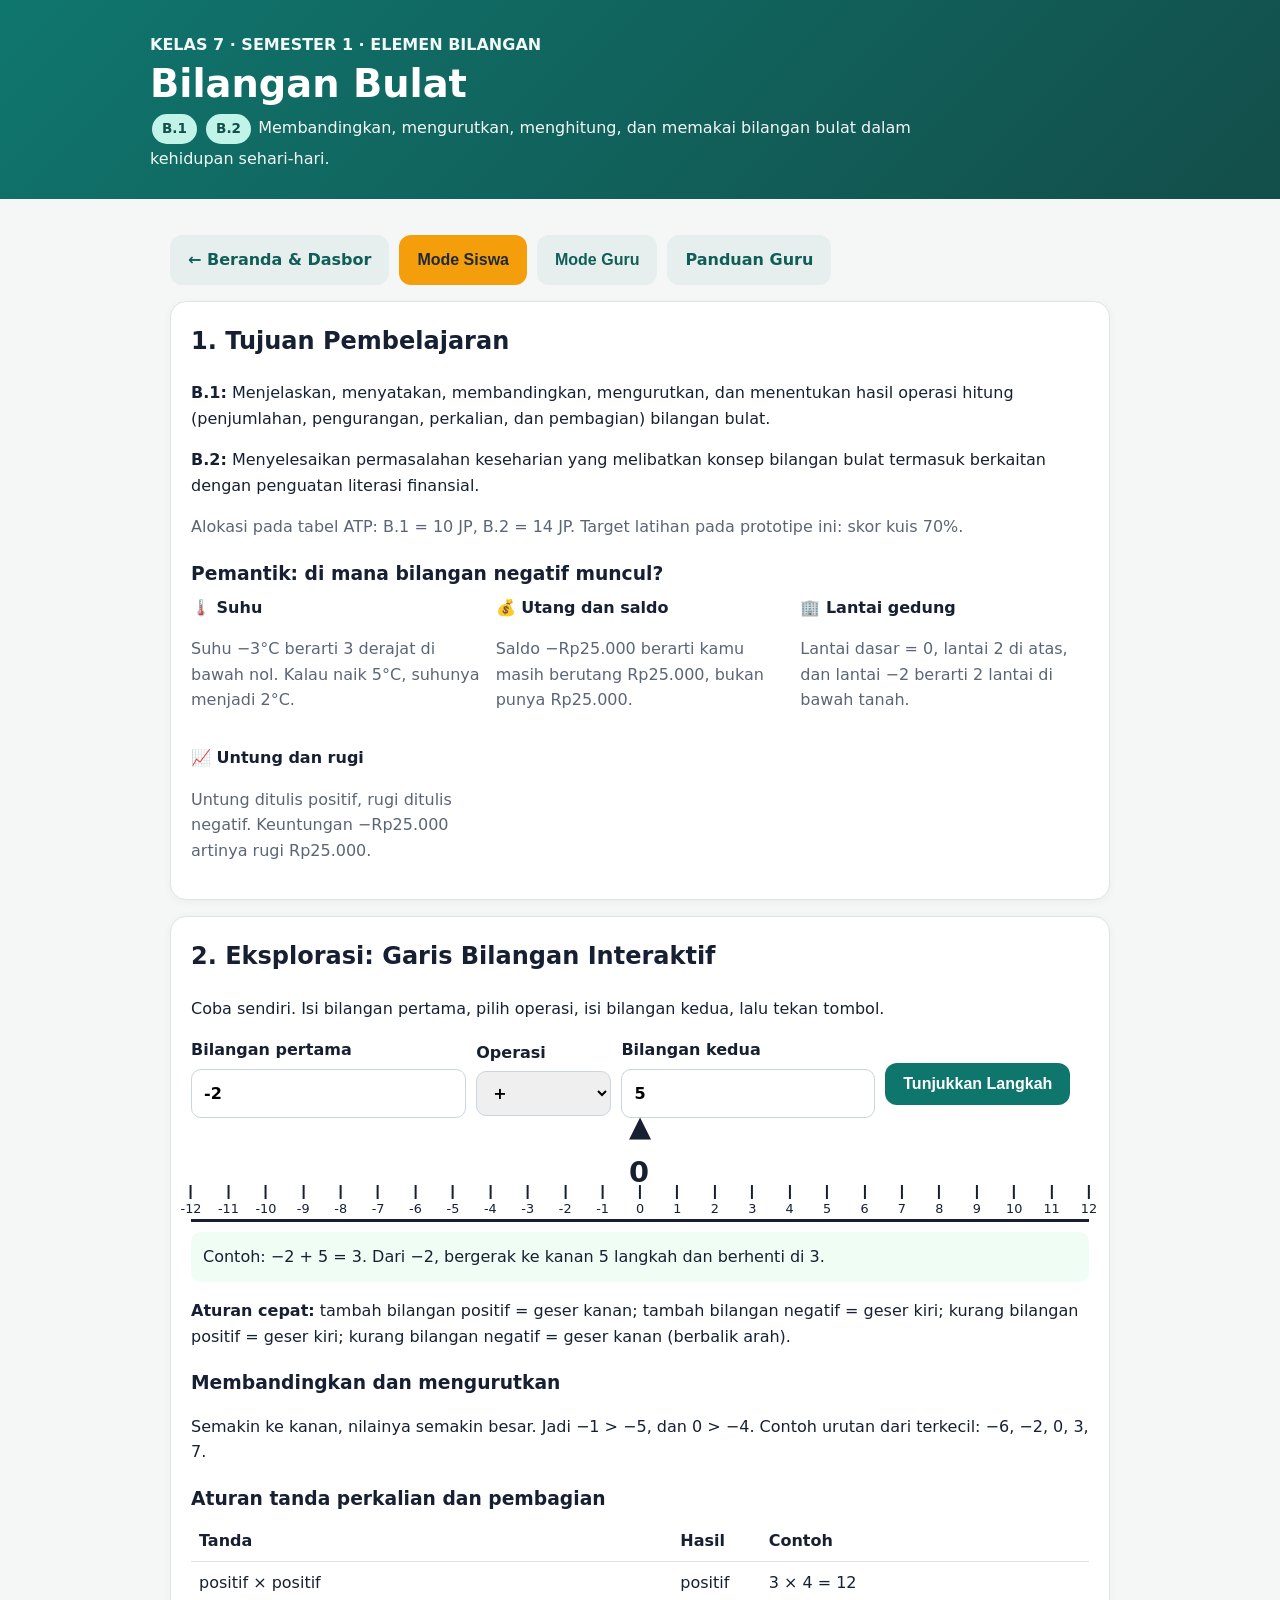
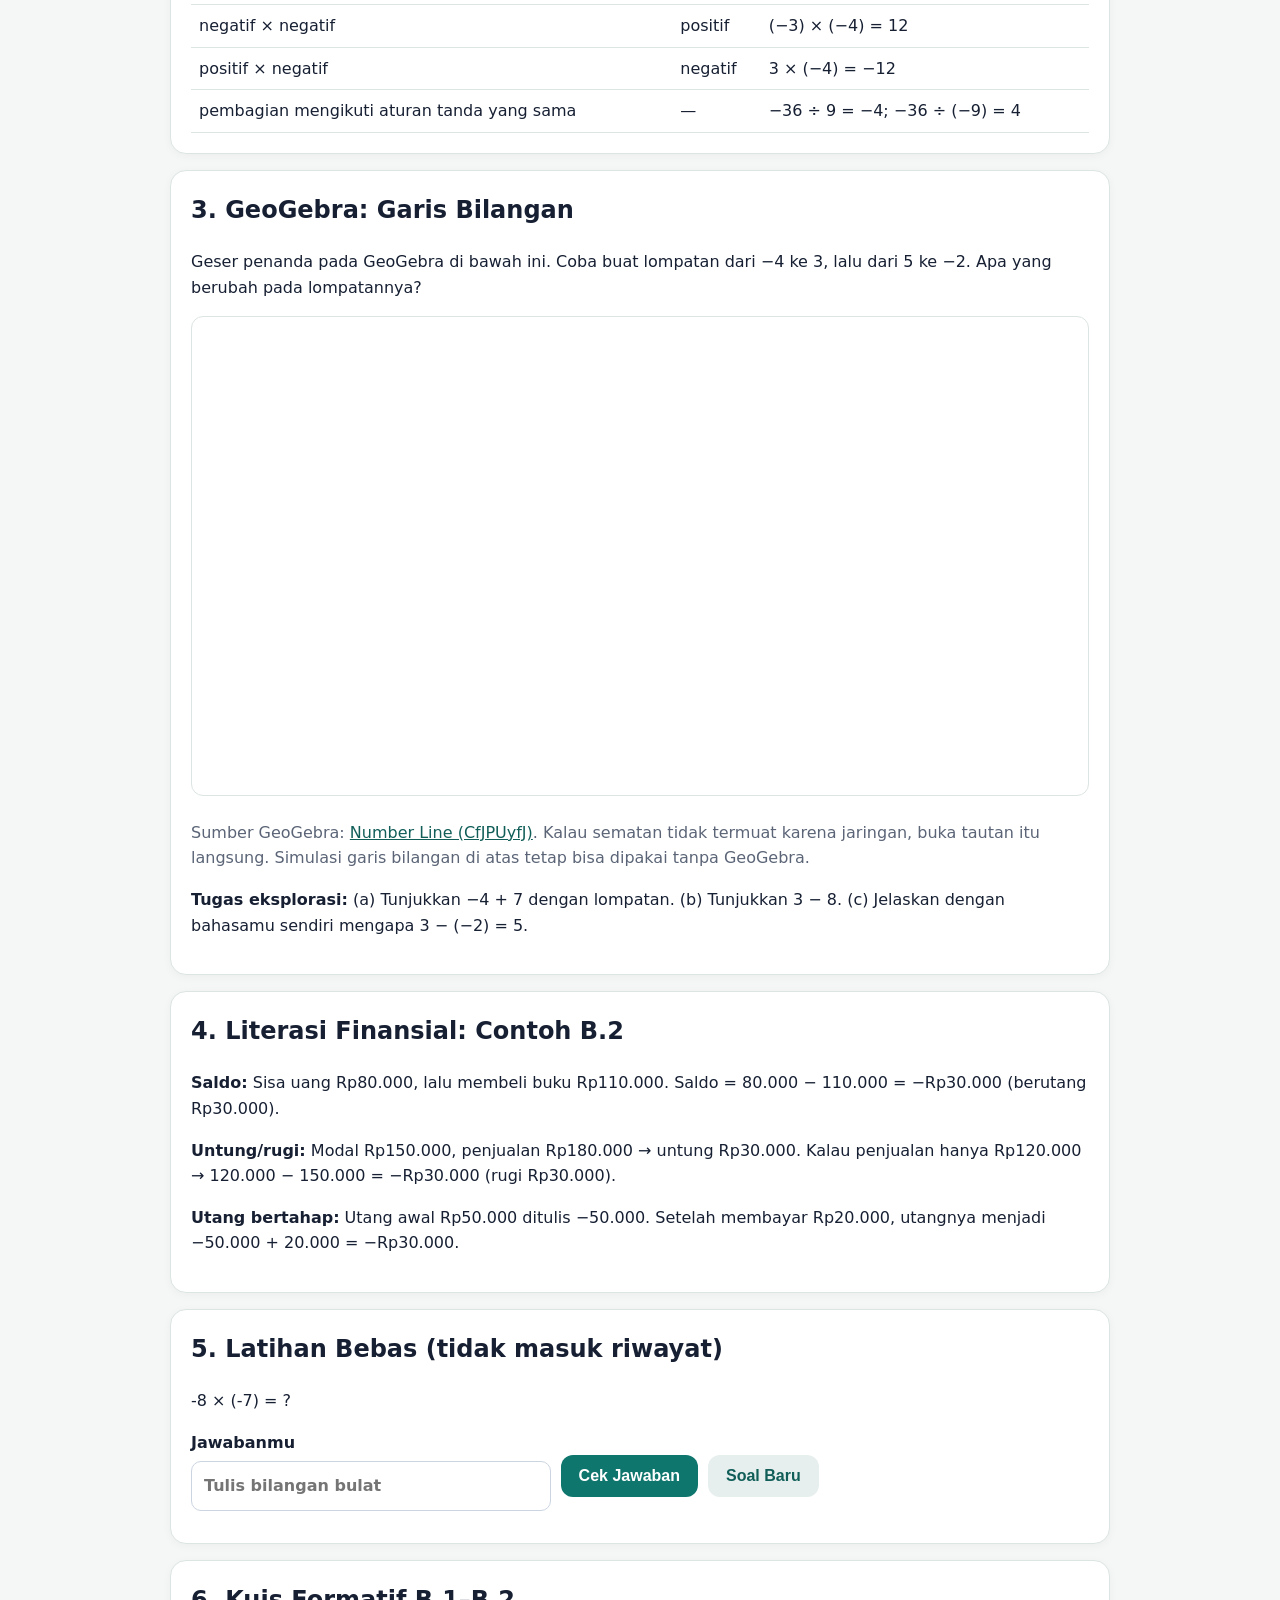
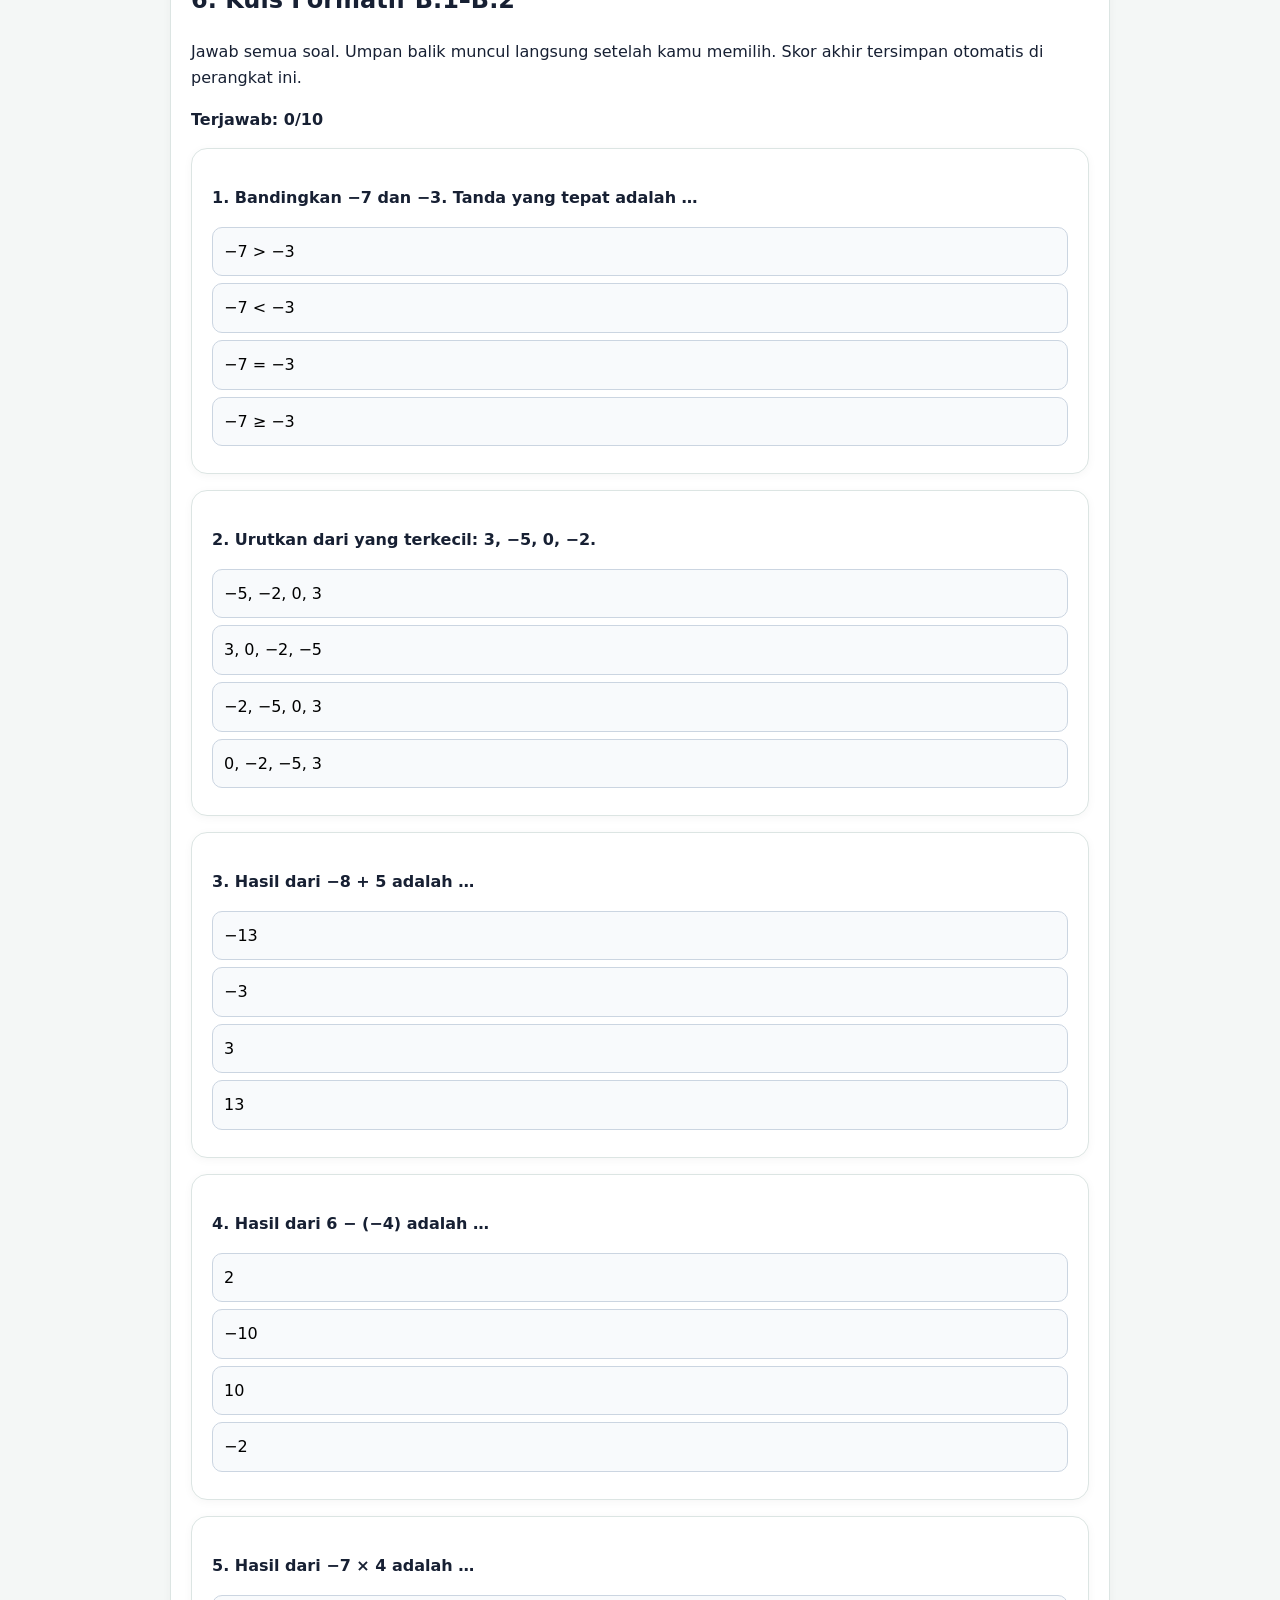
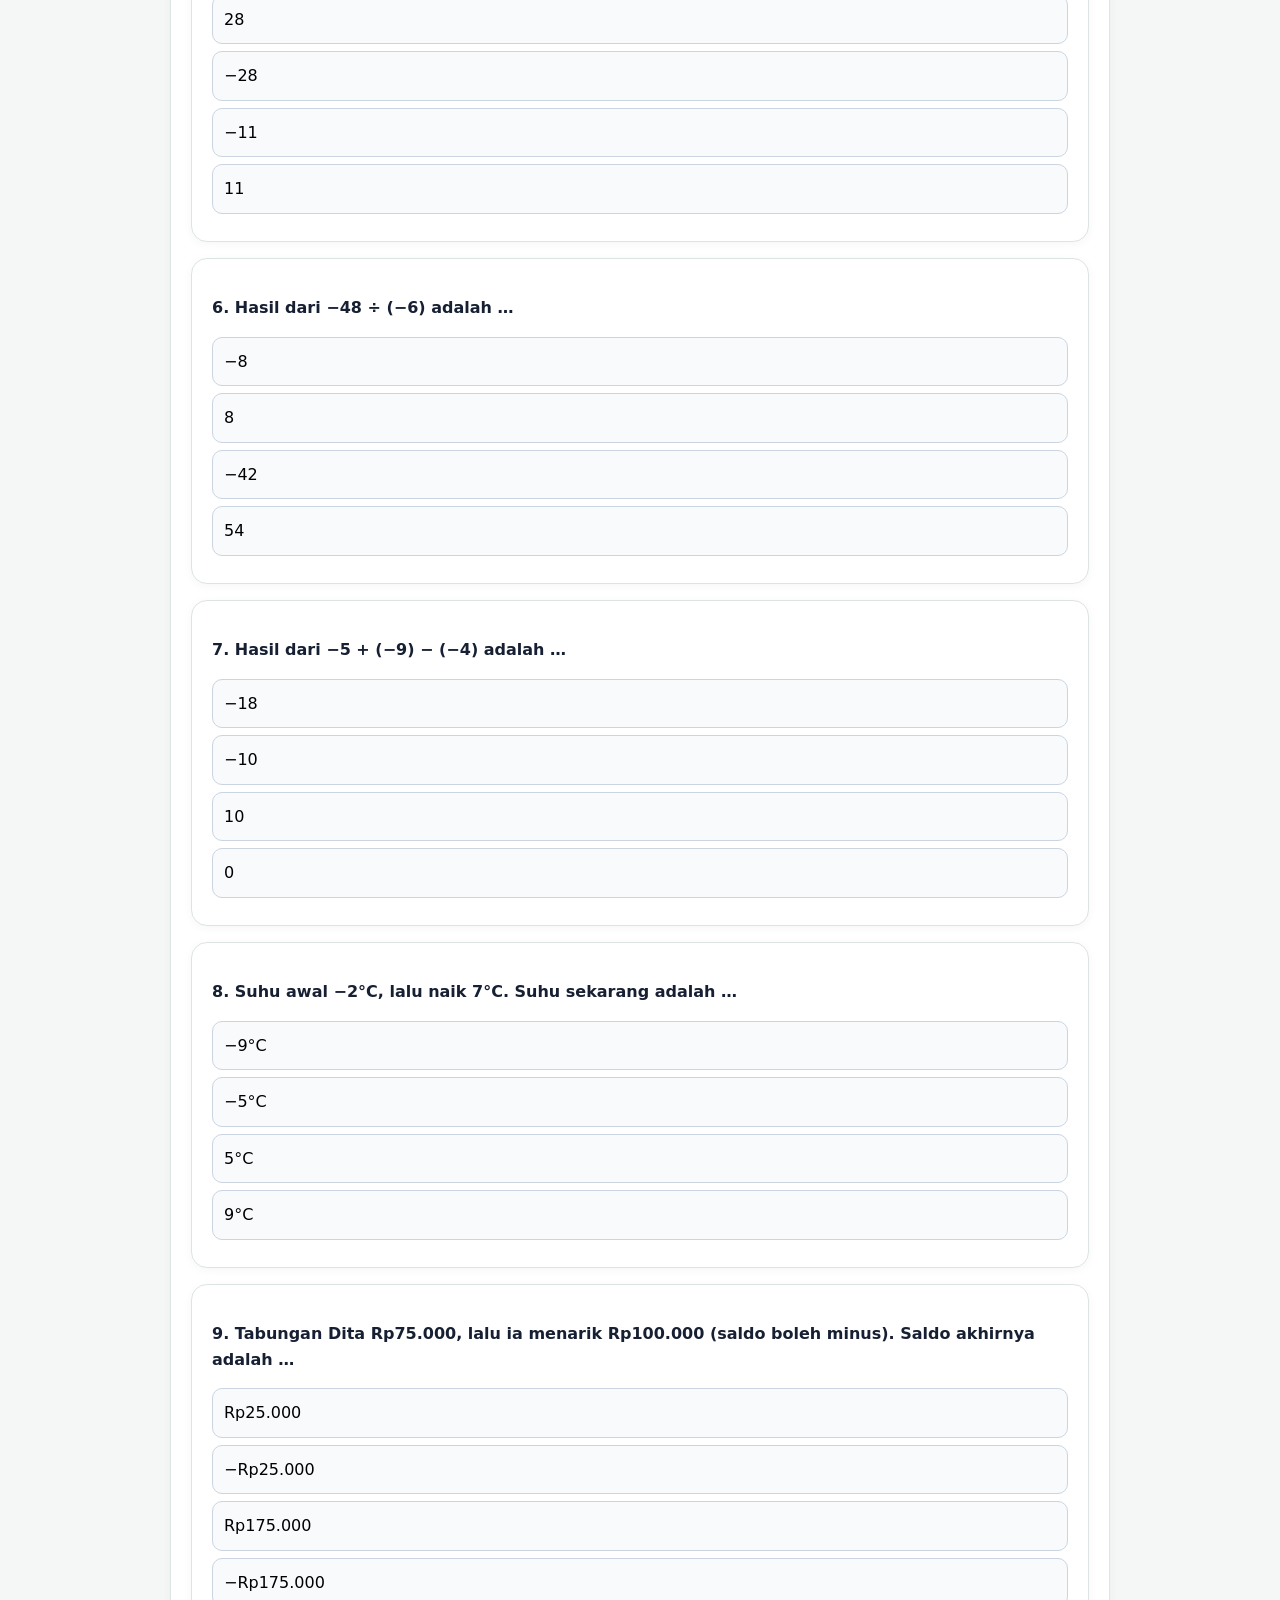
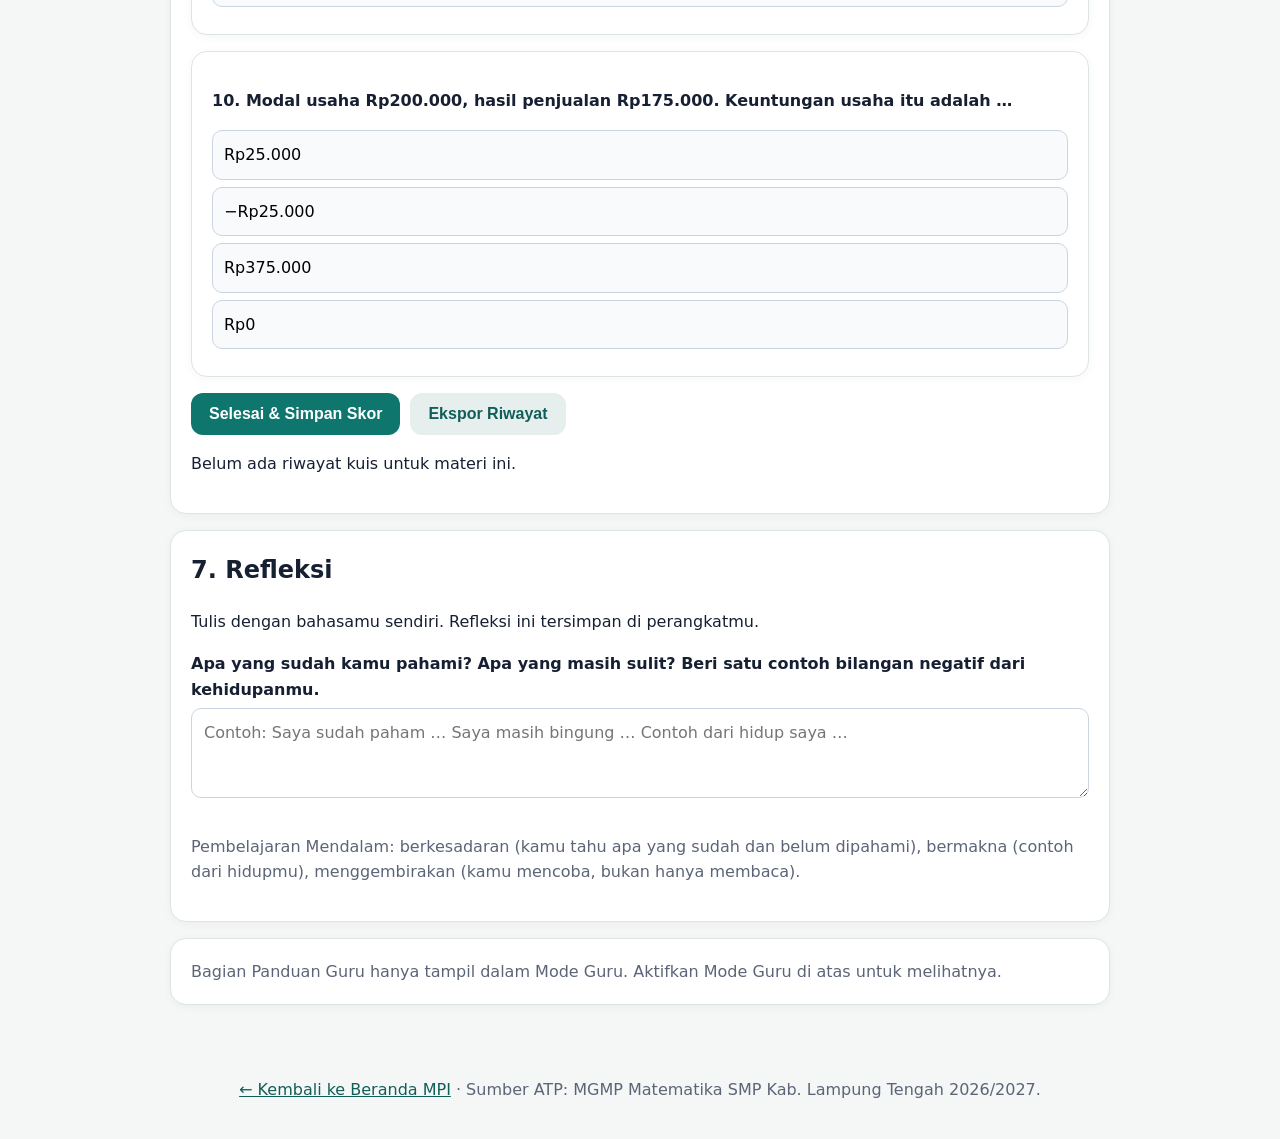
<file: bilangan-bulat.html>
<!DOCTYPE html>
<html lang="id">
<head>
<meta charset="utf-8">
<meta name="viewport" content="width=device-width, initial-scale=1">
<title>Bilangan Bulat (B.1–B.2) — Kelas 7 Semester 1 | MPI Matematika</title>
<meta name="description" content="Operasi hitung bilangan bulat dan masalah sehari-hari serta literasi finansial. Simulasi garis bilangan, GeoGebra, latihan, kuis, dan refleksi.">
<link rel="stylesheet" href="assets/css/style.css">
</head>
<body>
<header class="hero">
  <div class="wrap" style="padding:0">
    <p><strong>KELAS 7 &middot; SEMESTER 1 &middot; ELEMEN BILANGAN</strong></p>
    <h1>Bilangan Bulat</h1>
    <p><span class="badge">B.1</span> <span class="badge">B.2</span> Membandingkan, mengurutkan, menghitung, dan memakai bilangan bulat dalam kehidupan sehari-hari.</p>
  </div>
</header>

<main class="wrap">
  <nav class="top no-print">
    <a class="btn secondary" href="index.html">← Beranda &amp; Dasbor</a>
    <button class="btn secondary" data-mode-btn="siswa">Mode Siswa</button>
    <button class="btn secondary" data-mode-btn="guru">Mode Guru</button>
    <a class="btn secondary" href="#guru">Panduan Guru</a>
  </nav>

  <section class="card">
    <h2>1. Tujuan Pembelajaran</h2>
    <p><strong>B.1:</strong> Menjelaskan, menyatakan, membandingkan, mengurutkan, dan menentukan hasil operasi hitung (penjumlahan, pengurangan, perkalian, dan pembagian) bilangan bulat.</p>
    <p><strong>B.2:</strong> Menyelesaikan permasalahan keseharian yang melibatkan konsep bilangan bulat termasuk berkaitan dengan penguatan literasi finansial.</p>
    <p class="muted">Alokasi pada tabel ATP: B.1 = 10 JP, B.2 = 14 JP. Target latihan pada prototipe ini: skor kuis 70%.</p>
    <h3>Pemantik: di mana bilangan negatif muncul?</h3>
    <div class="grid two">
      <div><strong>🌡️ Suhu</strong><p class="muted">Suhu −3°C berarti 3 derajat di bawah nol. Kalau naik 5°C, suhunya menjadi 2°C.</p></div>
      <div><strong>💰 Utang dan saldo</strong><p class="muted">Saldo −Rp25.000 berarti kamu masih berutang Rp25.000, bukan punya Rp25.000.</p></div>
      <div><strong>🏢 Lantai gedung</strong><p class="muted">Lantai dasar = 0, lantai 2 di atas, dan lantai −2 berarti 2 lantai di bawah tanah.</p></div>
      <div><strong>📈 Untung dan rugi</strong><p class="muted">Untung ditulis positif, rugi ditulis negatif. Keuntungan −Rp25.000 artinya rugi Rp25.000.</p></div>
    </div>
  </section>

  <section class="card">
    <h2>2. Eksplorasi: Garis Bilangan Interaktif</h2>
    <p>Coba sendiri. Isi bilangan pertama, pilih operasi, isi bilangan kedua, lalu tekan tombol.</p>
    <div class="row no-print">
      <label>Bilangan pertama <input type="number" id="simA" value="-2" min="-12" max="12"></label>
      <label>Operasi <select id="simOp"><option value="+">+</option><option value="-">−</option></select></label>
      <label>Bilangan kedua <input type="number" id="simB" value="5" min="-12" max="12"></label>
      <button class="btn" id="simBtn">Tunjukkan Langkah</button>
    </div>
    <div class="numline" id="numberLine" aria-label="Garis bilangan dari -12 sampai 12"></div>
    <div id="simResult" class="feedback good">Contoh: −2 + 5 = 3. Dari −2, bergerak ke kanan 5 langkah dan berhenti di 3.</div>
    <p><strong>Aturan cepat:</strong> tambah bilangan positif = geser kanan; tambah bilangan negatif = geser kiri; kurang bilangan positif = geser kiri; kurang bilangan negatif = geser kanan (berbalik arah).</p>
    <h3>Membandingkan dan mengurutkan</h3>
    <p>Semakin ke kanan, nilainya semakin besar. Jadi −1 &gt; −5, dan 0 &gt; −4. Contoh urutan dari terkecil: −6, −2, 0, 3, 7.</p>
    <h3>Aturan tanda perkalian dan pembagian</h3>
    <table><tr><th>Tanda</th><th>Hasil</th><th>Contoh</th></tr>
    <tr><td>positif × positif</td><td>positif</td><td>3 × 4 = 12</td></tr>
    <tr><td>negatif × negatif</td><td>positif</td><td>(−3) × (−4) = 12</td></tr>
    <tr><td>positif × negatif</td><td>negatif</td><td>3 × (−4) = −12</td></tr>
    <tr><td>pembagian mengikuti aturan tanda yang sama</td><td>—</td><td>−36 ÷ 9 = −4; −36 ÷ (−9) = 4</td></tr></table>
  </section>

  <section class="card">
    <h2>3. GeoGebra: Garis Bilangan</h2>
    <p>Geser penanda pada GeoGebra di bawah ini. Coba buat lompatan dari −4 ke 3, lalu dari 5 ke −2. Apa yang berubah pada lompatannya?</p>
    <iframe class="geogebra" title="GeoGebra Number Line" src="https://www.geogebra.org/material/iframe/id/CfJPUyfJ" allowfullscreen></iframe>
    <p class="muted">Sumber GeoGebra: <a href="https://mat.geogebra.org/m/CfJPUyfJ">Number Line (CfJPUyfJ)</a>. Kalau sematan tidak termuat karena jaringan, buka tautan itu langsung. Simulasi garis bilangan di atas tetap bisa dipakai tanpa GeoGebra.</p>
    <p><strong>Tugas eksplorasi:</strong> (a) Tunjukkan −4 + 7 dengan lompatan. (b) Tunjukkan 3 − 8. (c) Jelaskan dengan bahasamu sendiri mengapa 3 − (−2) = 5.</p>
  </section>

  <section class="card">
    <h2>4. Literasi Finansial: Contoh B.2</h2>
    <p><strong>Saldo:</strong> Sisa uang Rp80.000, lalu membeli buku Rp110.000. Saldo = 80.000 − 110.000 = −Rp30.000 (berutang Rp30.000).</p>
    <p><strong>Untung/rugi:</strong> Modal Rp150.000, penjualan Rp180.000 → untung Rp30.000. Kalau penjualan hanya Rp120.000 → 120.000 − 150.000 = −Rp30.000 (rugi Rp30.000).</p>
    <p><strong>Utang bertahap:</strong> Utang awal Rp50.000 ditulis −50.000. Setelah membayar Rp20.000, utangnya menjadi −50.000 + 20.000 = −Rp30.000.</p>
  </section>

  <section class="card no-print">
    <h2>5. Latihan Bebas (tidak masuk riwayat)</h2>
    <p id="practiceQ">Memuat soal…</p>
    <p id="practiceWhy" style="display:none"></p>
    <div class="row">
      <label>Jawabanmu <input type="number" id="practiceAns" placeholder="Tulis bilangan bulat"></label>
      <button class="btn" id="checkPracticeBtn">Cek Jawaban</button>
      <button class="btn secondary" id="newPracticeBtn">Soal Baru</button>
    </div>
    <div id="practiceFeedback"></div>
  </section>

  <section class="card">
    <h2>6. Kuis Formatif B.1–B.2</h2>
    <p>Jawab semua soal. Umpan balik muncul langsung setelah kamu memilih. Skor akhir tersimpan otomatis di perangkat ini.</p>
    <p><strong id="quizProgress">Terjawab: 0/10</strong></p>
    <div id="quizBox"></div>
    <div class="row no-print">
      <button class="btn" id="finishQuiz" disabled>Selesai &amp; Simpan Skor</button>
      <button class="btn secondary exportBtn">Ekspor Riwayat</button>
    </div>
    <div id="quizResult"></div>
    <div id="quizHistory"></div>
  </section>

  <section class="card">
    <h2>7. Refleksi</h2>
    <p>Tulis dengan bahasamu sendiri. Refleksi ini tersimpan di perangkatmu.</p>
    <label for="refleksiInput">Apa yang sudah kamu pahami? Apa yang masih sulit? Beri satu contoh bilangan negatif dari kehidupanmu.</label>
    <textarea id="refleksiInput" placeholder="Contoh: Saya sudah paham … Saya masih bingung … Contoh dari hidup saya …"></textarea>
    <p class="muted">Pembelajaran Mendalam: berkesadaran (kamu tahu apa yang sudah dan belum dipahami), bermakna (contoh dari hidupmu), menggembirakan (kamu mencoba, bukan hanya membaca).</p>
  </section>

  <section class="card guru-only" id="guru">
    <h2>Panduan Guru — Bilangan Bulat</h2>
    <div class="guru-note">
      <p><strong>Capaian Pembelajaran (elemen Bilangan, ringkas):</strong> membaca, menulis, dan membandingkan bilangan bulat serta menerapkan operasi aritmetika pada bilangan real, termasuk literasi finansial.</p>
      <p><strong>Alokasi ATP:</strong> B.1 = 10 JP, B.2 = 14 JP.</p>
      <p><strong>Miskonsepsi umum:</strong> (1) mengira −7 &gt; −3 karena 7 &gt; 3; (2) mengira −(−4) = −4; (3) salah tanda pada perkalian/pembagian; (4) mengira saldo negatif berarti masih punya uang.</p>
      <p><strong>Diferensiasi:</strong> dasar — garis bilangan dan operasi dua bilangan; menengah — operasi campuran dan tanda kurung; lanjut — soal finansial multi-langkah dan membuat soal sendiri.</p>
      <p><strong>Asesmen:</strong> observasi saat eksplorasi GeoGebra, latihan bebas, kuis formatif 10 soal, dan refleksi siswa.</p>
    </div>
    <div class="row no-print"><button class="btn secondary printBtn">Cetak LKPD / Halaman Ini</button></div>
    <p class="muted">LKPD cetak: cetak halaman ini, lalu minta siswa mengerjakan bagian GeoGebra dan refleksi di buku atau lembar terpisah bila perangkat terbatas.</p>
  </section>
  <p class="card siswa-only-note muted">Bagian Panduan Guru hanya tampil dalam Mode Guru. Aktifkan Mode Guru di atas untuk melihatnya.</p>
</main>

<footer>
  <p><a href="index.html">← Kembali ke Beranda MPI</a> &middot; Sumber ATP: MGMP Matematika SMP Kab. Lampung Tengah 2026/2027.</p>
</footer>
<script src="assets/js/main.js"></script>
</body>
</html>
</file>
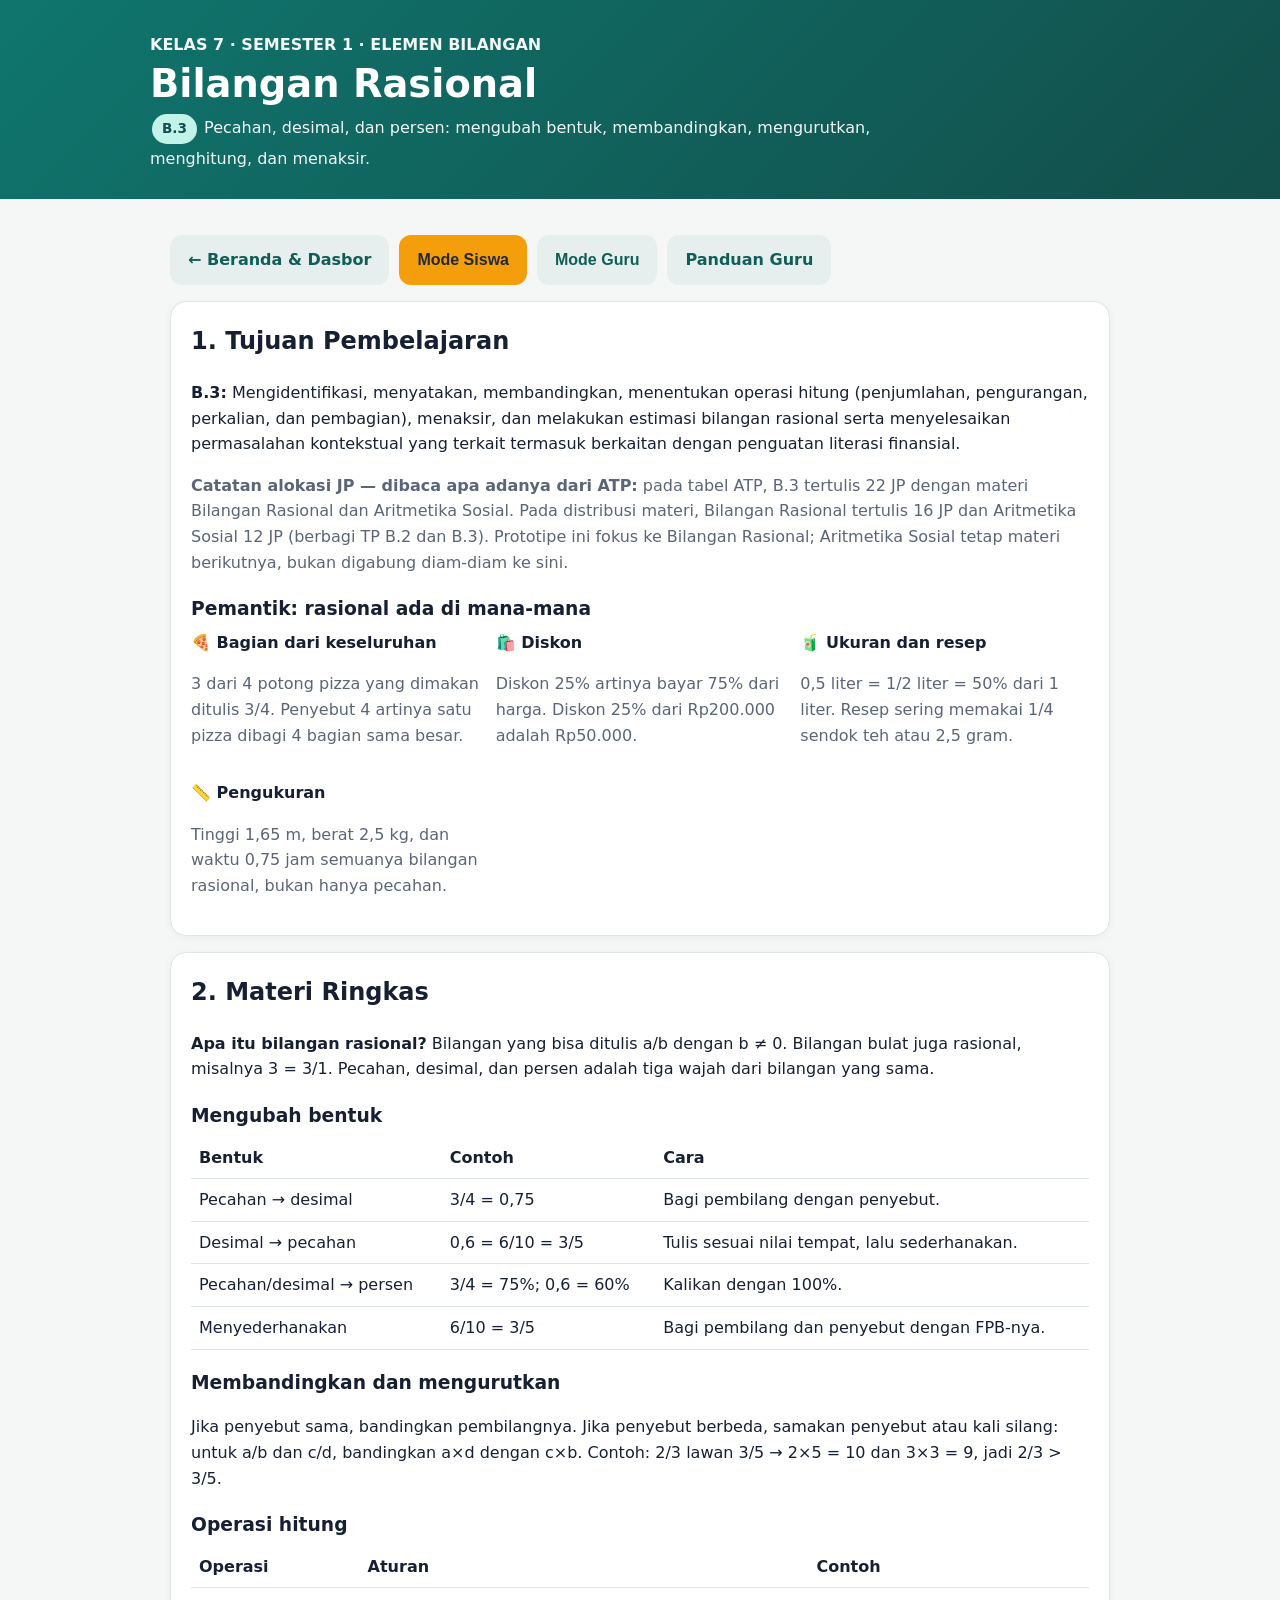
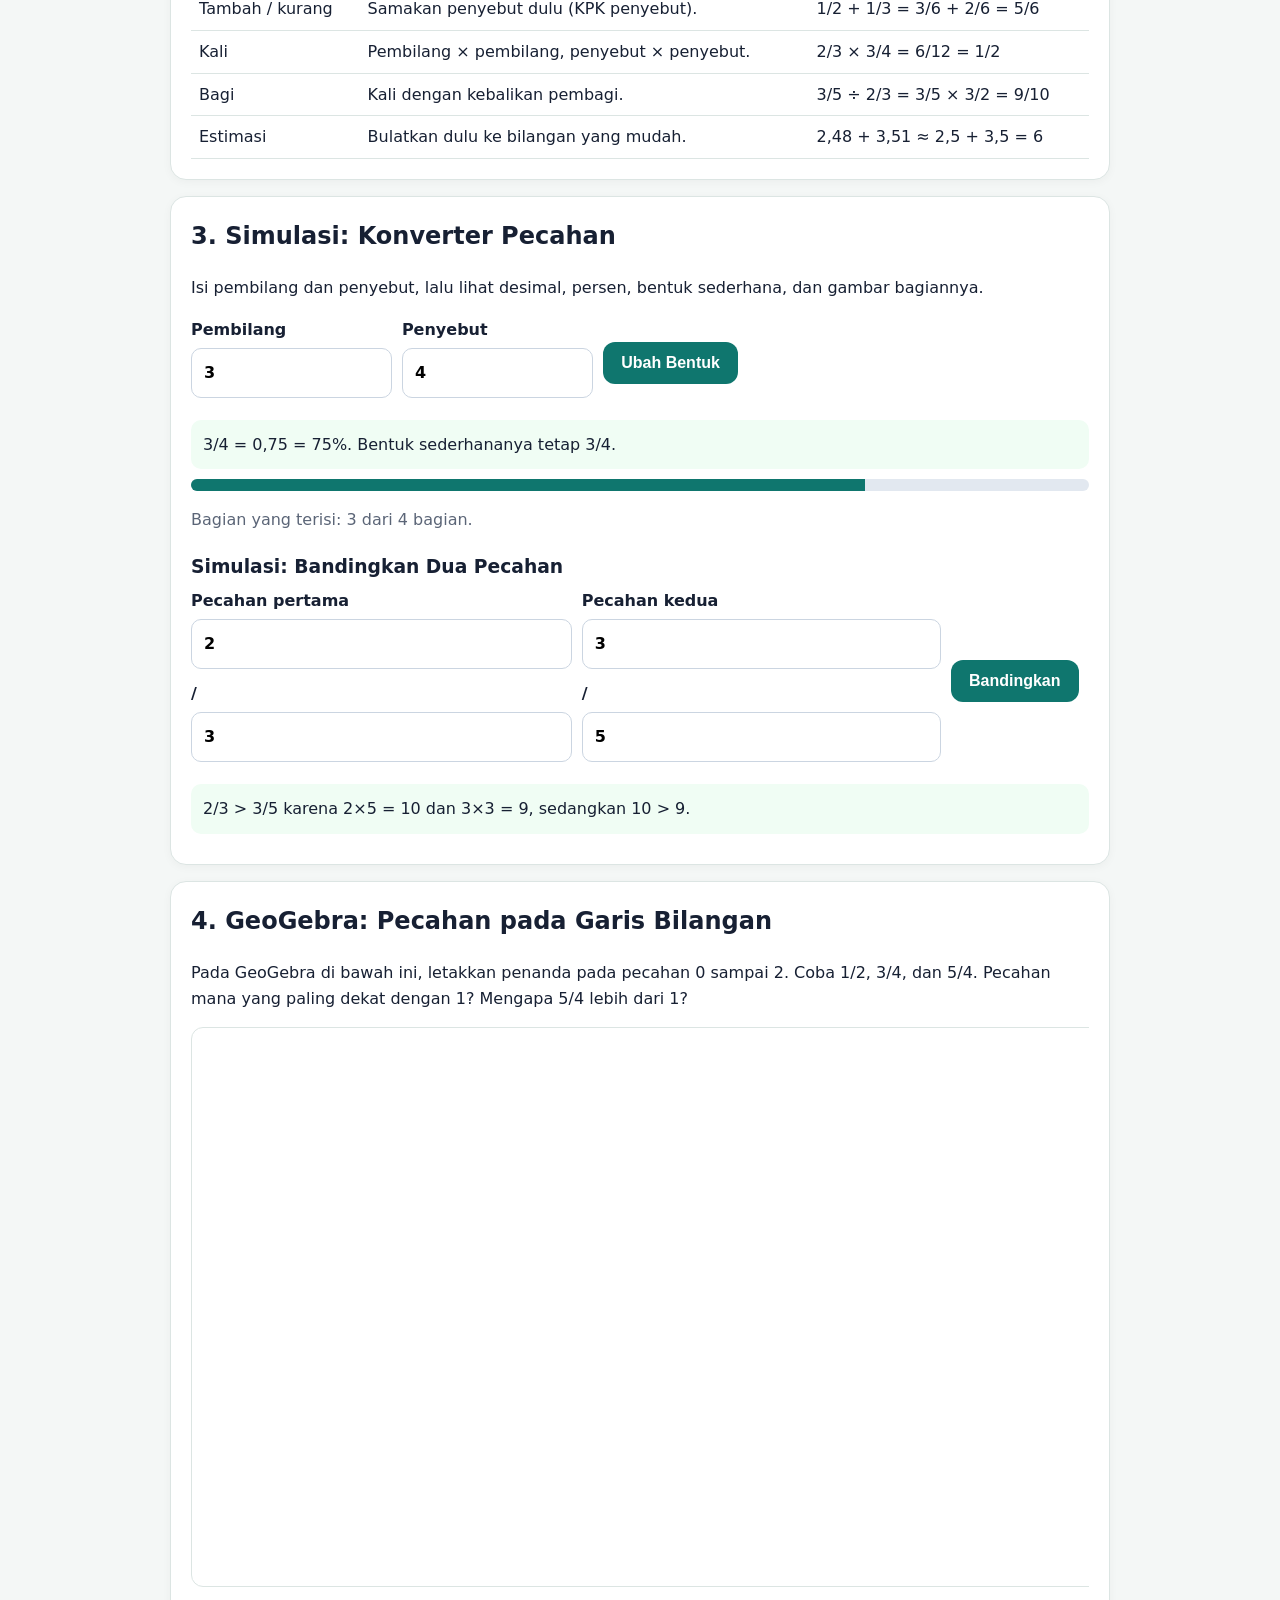
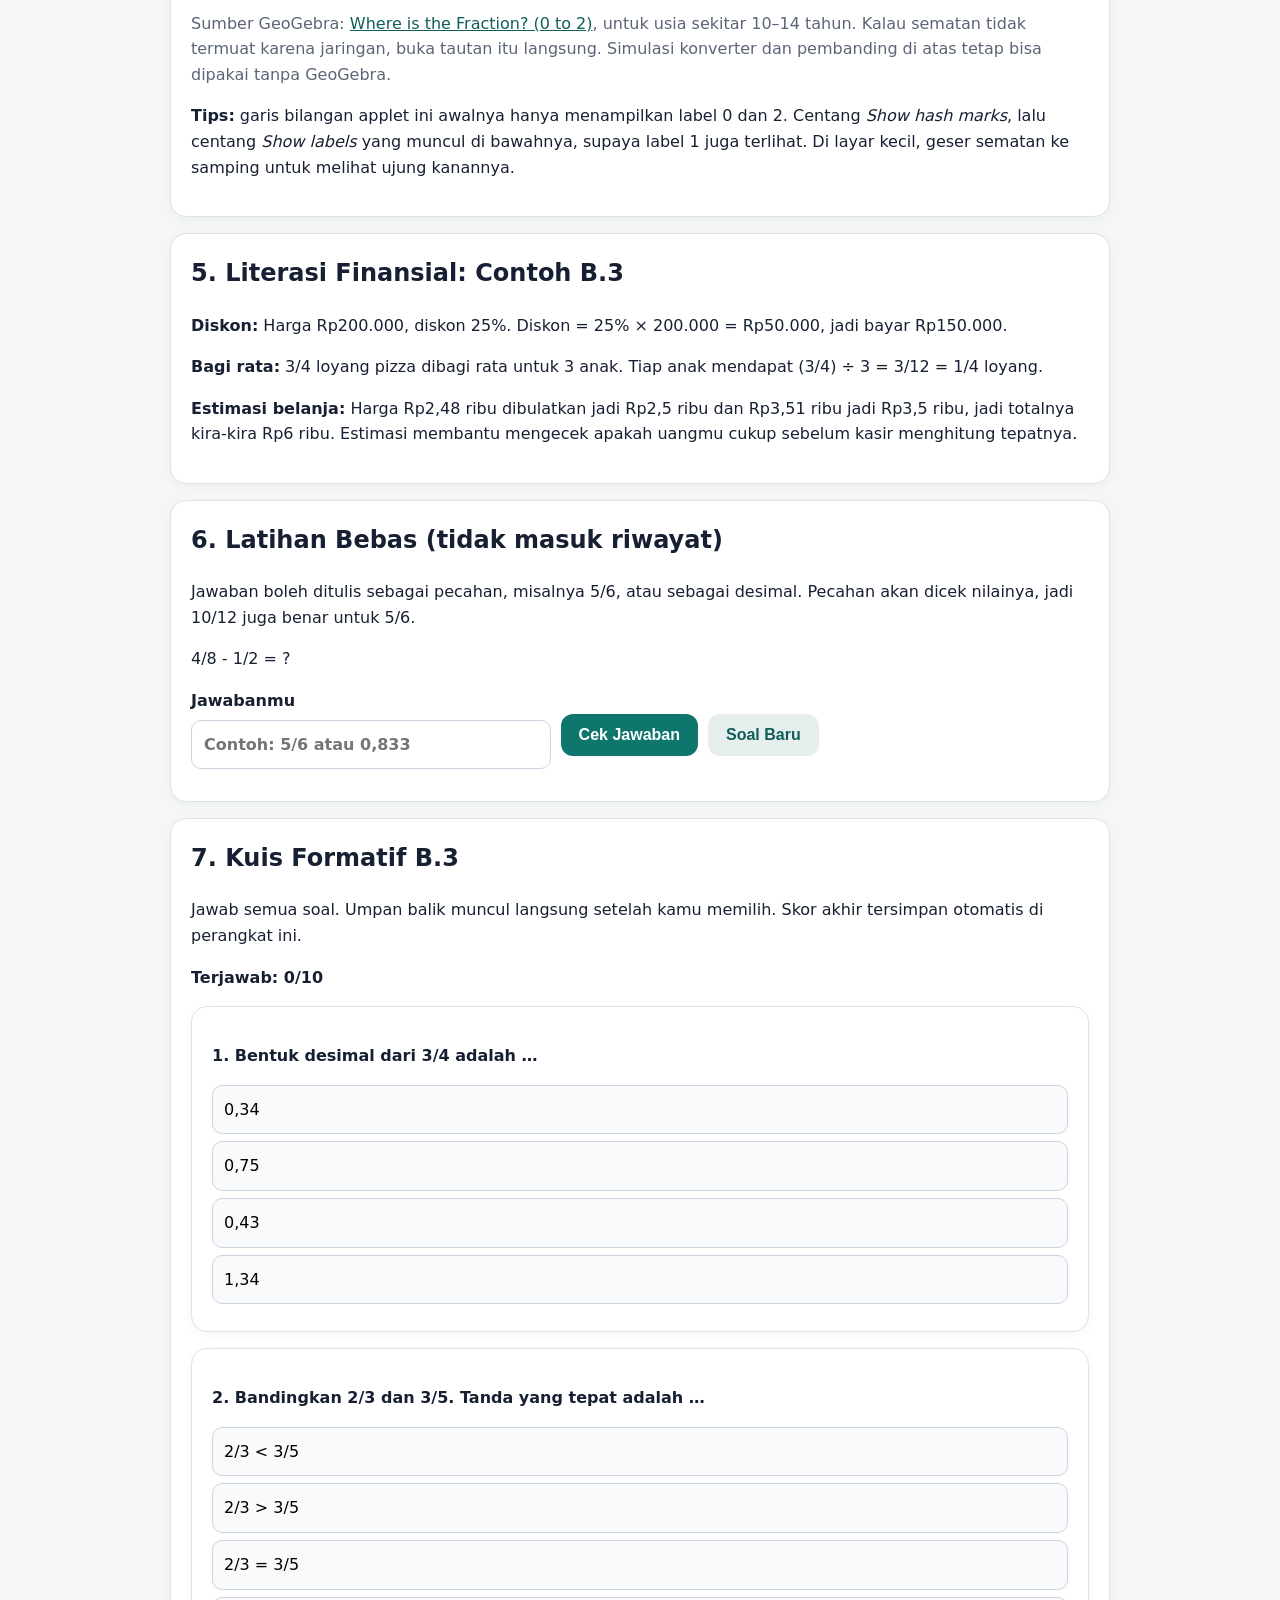
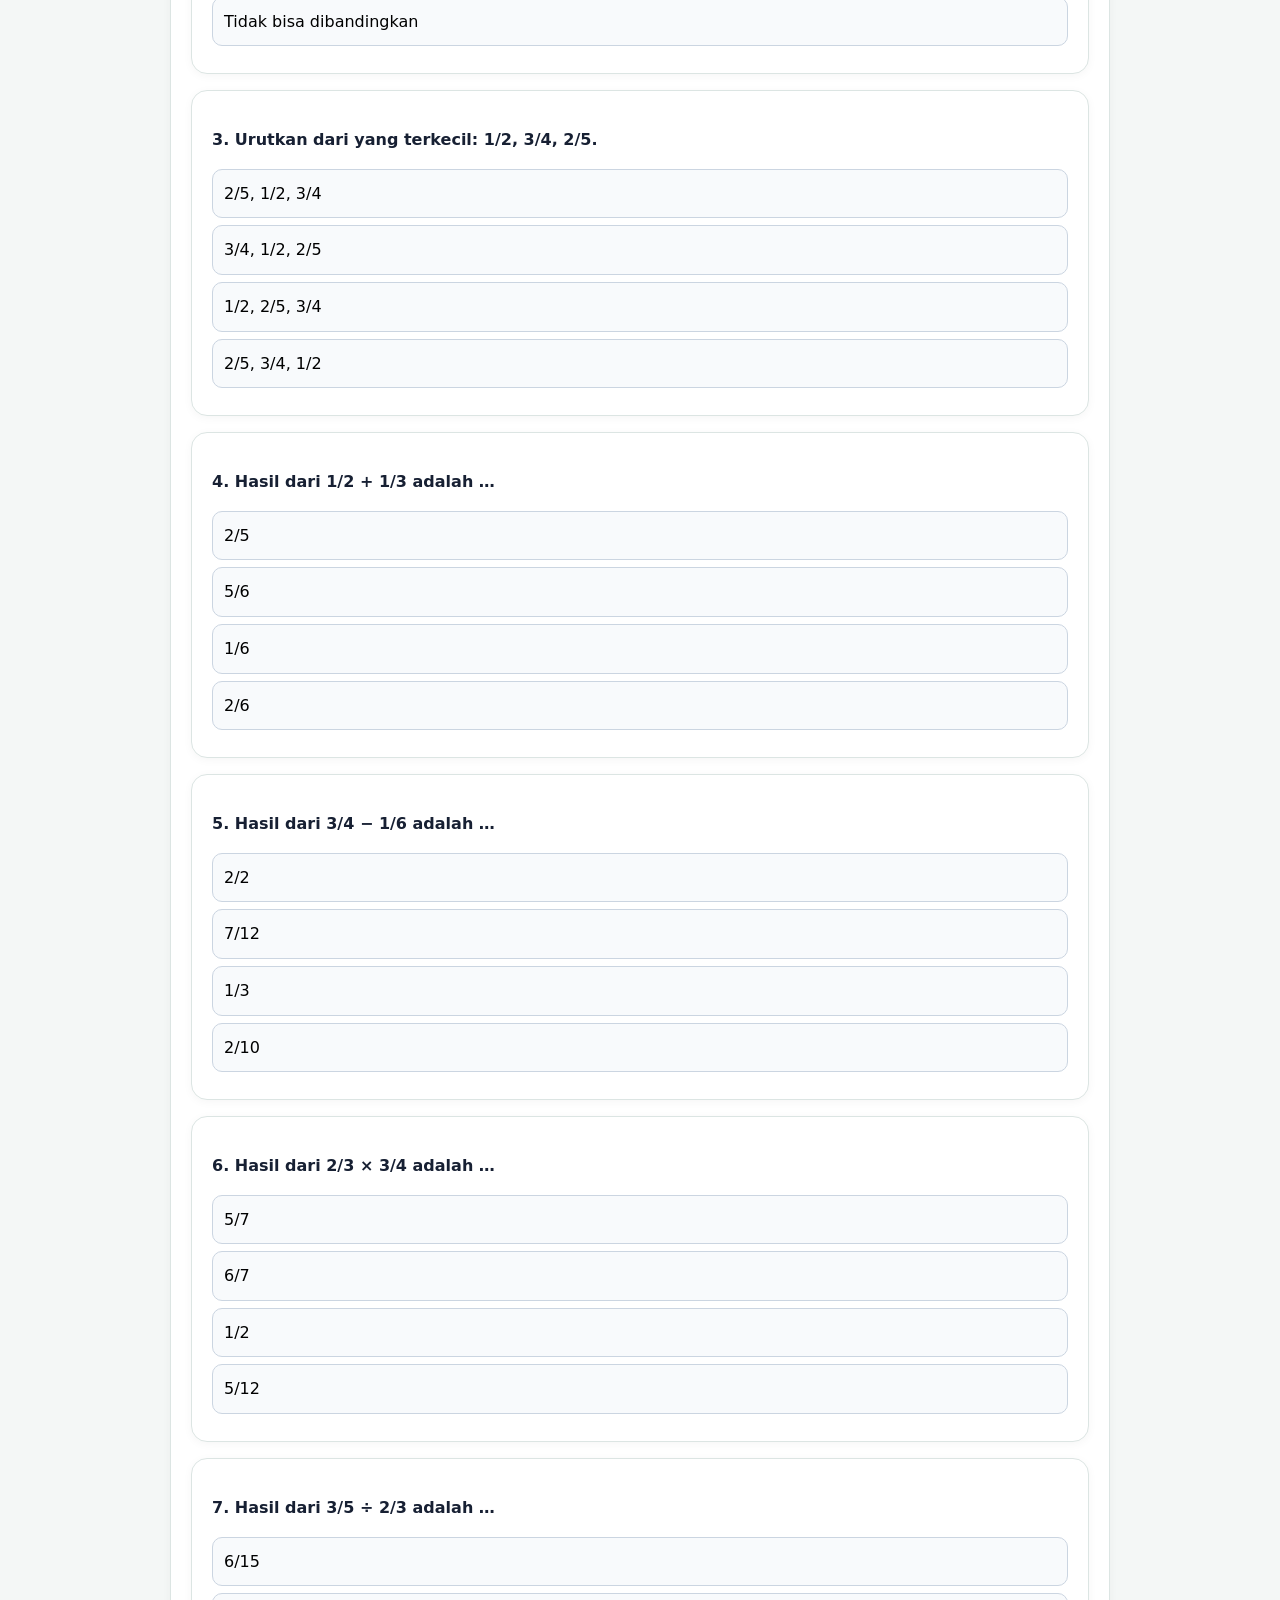
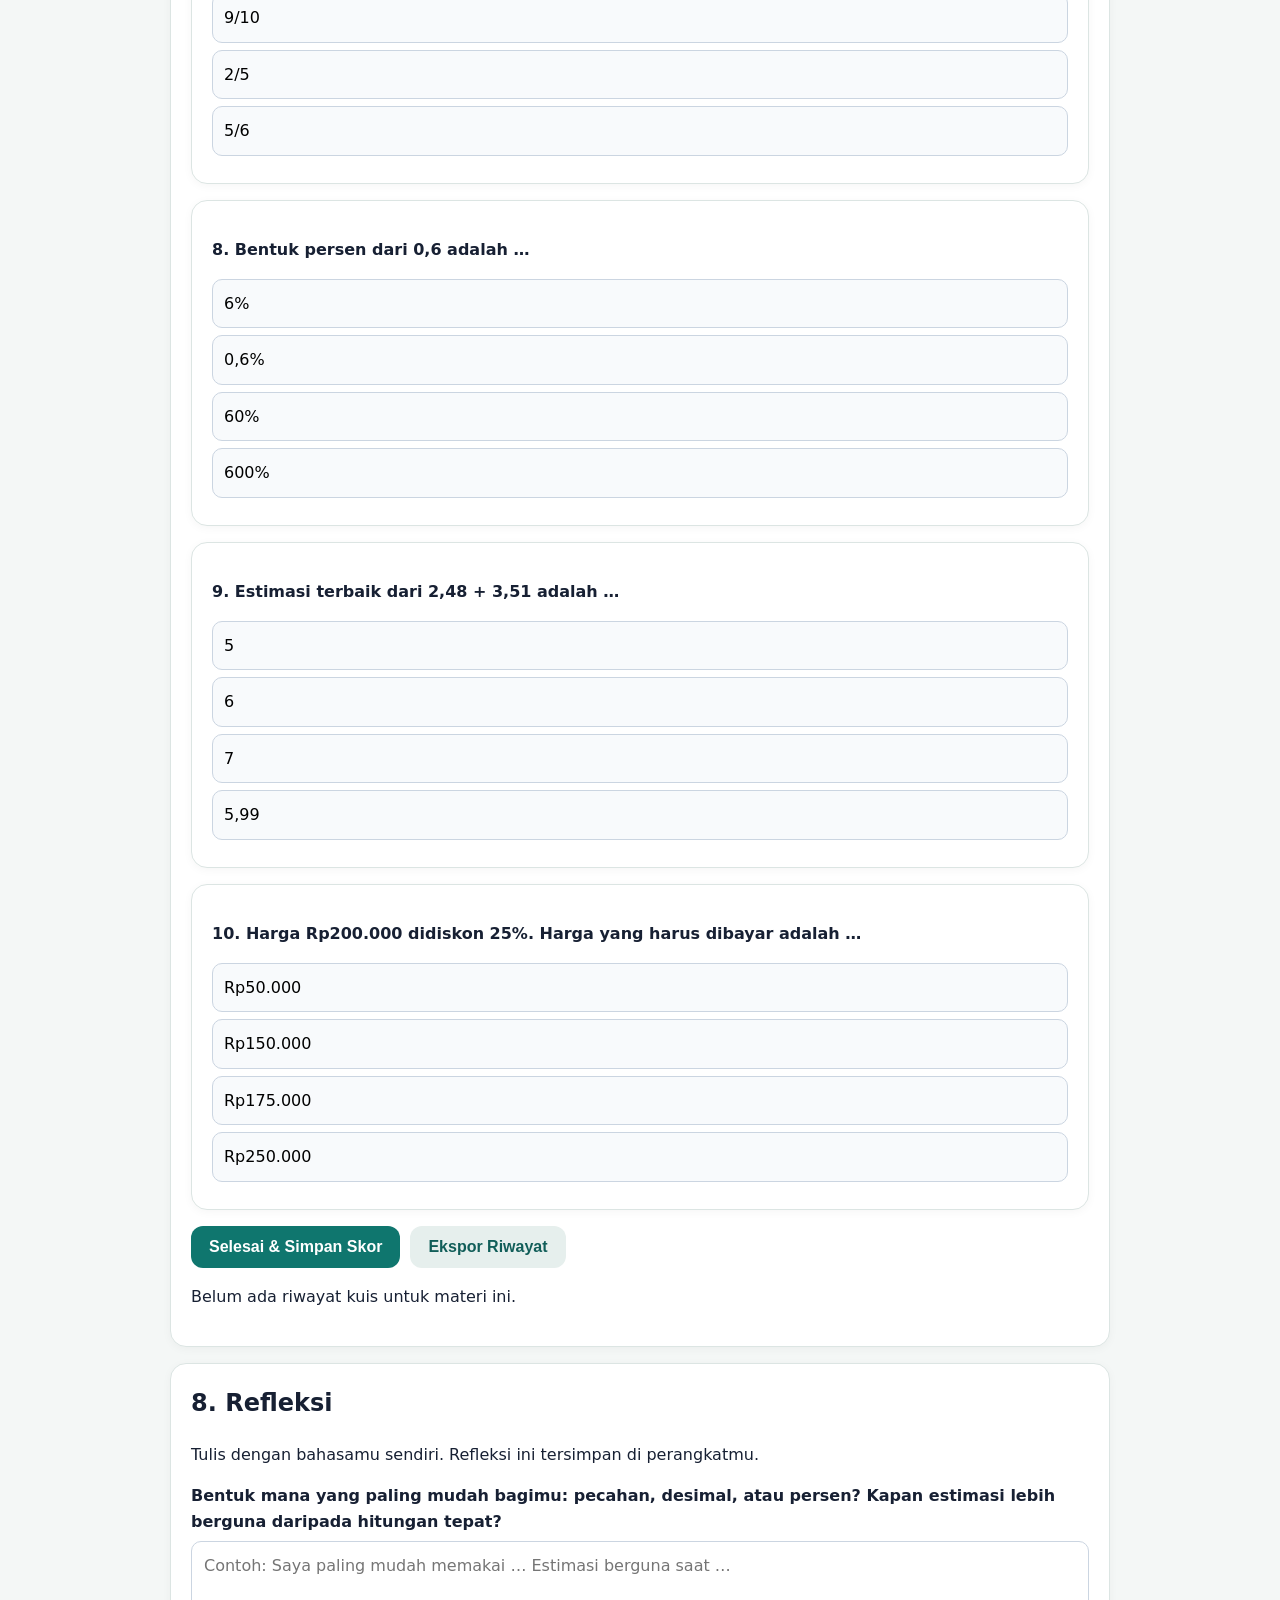
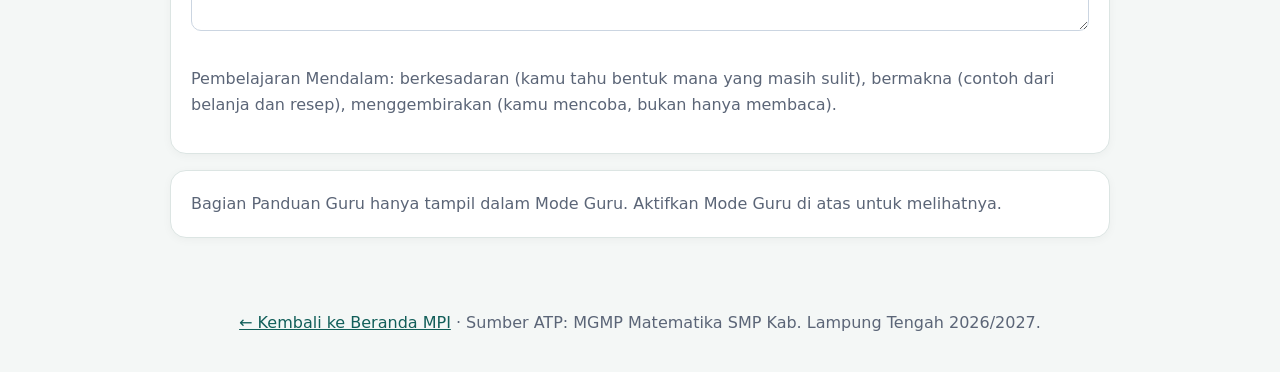
<file: bilangan-rasional.html>
<!DOCTYPE html>
<html lang="id">
<head>
<meta charset="utf-8">
<meta name="viewport" content="width=device-width, initial-scale=1">
<title>Bilangan Rasional (B.3) — Kelas 7 Semester 1 | MPI Matematika</title>
<meta name="description" content="Mengidentifikasi, membandingkan, mengurutkan, menghitung, dan menaksir bilangan rasional, serta menyelesaikan masalah kontekstual dan literasi finansial.">
<link rel="stylesheet" href="assets/css/style.css">
</head>
<body>
<header class="hero">
  <div class="wrap" style="padding:0">
    <p><strong>KELAS 7 &middot; SEMESTER 1 &middot; ELEMEN BILANGAN</strong></p>
    <h1>Bilangan Rasional</h1>
    <p><span class="badge">B.3</span> Pecahan, desimal, dan persen: mengubah bentuk, membandingkan, mengurutkan, menghitung, dan menaksir.</p>
  </div>
</header>

<main class="wrap">
  <nav class="top no-print">
    <a class="btn secondary" href="index.html">← Beranda &amp; Dasbor</a>
    <button class="btn secondary" data-mode-btn="siswa">Mode Siswa</button>
    <button class="btn secondary" data-mode-btn="guru">Mode Guru</button>
    <a class="btn secondary" href="#guru">Panduan Guru</a>
  </nav>

  <section class="card">
    <h2>1. Tujuan Pembelajaran</h2>
    <p><strong>B.3:</strong> Mengidentifikasi, menyatakan, membandingkan, menentukan operasi hitung (penjumlahan, pengurangan, perkalian, dan pembagian), menaksir, dan melakukan estimasi bilangan rasional serta menyelesaikan permasalahan kontekstual yang terkait termasuk berkaitan dengan penguatan literasi finansial.</p>
    <p class="muted"><strong>Catatan alokasi JP — dibaca apa adanya dari ATP:</strong> pada tabel ATP, B.3 tertulis 22 JP dengan materi Bilangan Rasional dan Aritmetika Sosial. Pada distribusi materi, Bilangan Rasional tertulis 16 JP dan Aritmetika Sosial 12 JP (berbagi TP B.2 dan B.3). Prototipe ini fokus ke Bilangan Rasional; Aritmetika Sosial tetap materi berikutnya, bukan digabung diam-diam ke sini.</p>
    <h3>Pemantik: rasional ada di mana-mana</h3>
    <div class="grid two">
      <div><strong>🍕 Bagian dari keseluruhan</strong><p class="muted">3 dari 4 potong pizza yang dimakan ditulis 3/4. Penyebut 4 artinya satu pizza dibagi 4 bagian sama besar.</p></div>
      <div><strong>🛍️ Diskon</strong><p class="muted">Diskon 25% artinya bayar 75% dari harga. Diskon 25% dari Rp200.000 adalah Rp50.000.</p></div>
      <div><strong>🧃 Ukuran dan resep</strong><p class="muted">0,5 liter = 1/2 liter = 50% dari 1 liter. Resep sering memakai 1/4 sendok teh atau 2,5 gram.</p></div>
      <div><strong>📏 Pengukuran</strong><p class="muted">Tinggi 1,65 m, berat 2,5 kg, dan waktu 0,75 jam semuanya bilangan rasional, bukan hanya pecahan.</p></div>
    </div>
  </section>

  <section class="card">
    <h2>2. Materi Ringkas</h2>
    <p><strong>Apa itu bilangan rasional?</strong> Bilangan yang bisa ditulis a/b dengan b ≠ 0. Bilangan bulat juga rasional, misalnya 3 = 3/1. Pecahan, desimal, dan persen adalah tiga wajah dari bilangan yang sama.</p>
    <h3>Mengubah bentuk</h3>
    <table><tr><th>Bentuk</th><th>Contoh</th><th>Cara</th></tr>
    <tr><td>Pecahan → desimal</td><td>3/4 = 0,75</td><td>Bagi pembilang dengan penyebut.</td></tr>
    <tr><td>Desimal → pecahan</td><td>0,6 = 6/10 = 3/5</td><td>Tulis sesuai nilai tempat, lalu sederhanakan.</td></tr>
    <tr><td>Pecahan/desimal → persen</td><td>3/4 = 75%; 0,6 = 60%</td><td>Kalikan dengan 100%.</td></tr>
    <tr><td>Menyederhanakan</td><td>6/10 = 3/5</td><td>Bagi pembilang dan penyebut dengan FPB-nya.</td></tr></table>
    <h3>Membandingkan dan mengurutkan</h3>
    <p>Jika penyebut sama, bandingkan pembilangnya. Jika penyebut berbeda, samakan penyebut atau kali silang: untuk a/b dan c/d, bandingkan a×d dengan c×b. Contoh: 2/3 lawan 3/5 → 2×5 = 10 dan 3×3 = 9, jadi 2/3 &gt; 3/5.</p>
    <h3>Operasi hitung</h3>
    <table><tr><th>Operasi</th><th>Aturan</th><th>Contoh</th></tr>
    <tr><td>Tambah / kurang</td><td>Samakan penyebut dulu (KPK penyebut).</td><td>1/2 + 1/3 = 3/6 + 2/6 = 5/6</td></tr>
    <tr><td>Kali</td><td>Pembilang × pembilang, penyebut × penyebut.</td><td>2/3 × 3/4 = 6/12 = 1/2</td></tr>
    <tr><td>Bagi</td><td>Kali dengan kebalikan pembagi.</td><td>3/5 ÷ 2/3 = 3/5 × 3/2 = 9/10</td></tr>
    <tr><td>Estimasi</td><td>Bulatkan dulu ke bilangan yang mudah.</td><td>2,48 + 3,51 ≈ 2,5 + 3,5 = 6</td></tr></table>
  </section>

  <section class="card">
    <h2>3. Simulasi: Konverter Pecahan</h2>
    <p>Isi pembilang dan penyebut, lalu lihat desimal, persen, bentuk sederhana, dan gambar bagiannya.</p>
    <div class="row no-print">
      <label>Pembilang <input type="number" id="convNum" value="3" min="0" max="50"></label>
      <label>Penyebut <input type="number" id="convDen" value="4" min="1" max="50"></label>
      <button class="btn" id="convBtn">Ubah Bentuk</button>
    </div>
    <div id="convResult" class="feedback good">3/4 = 0,75 = 75%. Bentuk sederhananya tetap 3/4.</div>
    <div class="progress"><div id="convBar" style="width:75%"></div></div>
    <p id="convSegments" class="muted">Bagian yang terisi: 3 dari 4 bagian.</p>

    <h3>Simulasi: Bandingkan Dua Pecahan</h3>
    <div class="row no-print">
      <label>Pecahan pertama <input type="number" id="compA1" value="2" min="0" max="50"> / <input type="number" id="compA2" value="3" min="1" max="50"></label>
      <label>Pecahan kedua <input type="number" id="compB1" value="3" min="0" max="50"> / <input type="number" id="compB2" value="5" min="1" max="50"></label>
      <button class="btn" id="compBtn">Bandingkan</button>
    </div>
    <div id="compResult" class="feedback good">2/3 &gt; 3/5 karena 2×5 = 10 dan 3×3 = 9, sedangkan 10 &gt; 9.</div>
  </section>

  <section class="card">
    <h2>4. GeoGebra: Pecahan pada Garis Bilangan</h2>
    <p>Pada GeoGebra di bawah ini, letakkan penanda pada pecahan 0 sampai 2. Coba 1/2, 3/4, dan 5/4. Pecahan mana yang paling dekat dengan 1? Mengapa 5/4 lebih dari 1?</p>
    <div class="geogebra-wrap"><iframe class="geogebra geogebra-rasional" title="GeoGebra Where is the Fraction" src="https://www.geogebra.org/material/iframe/id/WT46bNtV/width/1200/height/560" allowfullscreen></iframe></div>
    <p class="muted">Sumber GeoGebra: <a href="https://mat.geogebra.org/material/show/id/WT46bNtV">Where is the Fraction? (0 to 2)</a>, untuk usia sekitar 10–14 tahun. Kalau sematan tidak termuat karena jaringan, buka tautan itu langsung. Simulasi konverter dan pembanding di atas tetap bisa dipakai tanpa GeoGebra.</p>
    <p><strong>Tips:</strong> garis bilangan applet ini awalnya hanya menampilkan label 0 dan 2. Centang <em>Show hash marks</em>, lalu centang <em>Show labels</em> yang muncul di bawahnya, supaya label 1 juga terlihat. Di layar kecil, geser sematan ke samping untuk melihat ujung kanannya.</p>
  </section>

  <section class="card">
    <h2>5. Literasi Finansial: Contoh B.3</h2>
    <p><strong>Diskon:</strong> Harga Rp200.000, diskon 25%. Diskon = 25% × 200.000 = Rp50.000, jadi bayar Rp150.000.</p>
    <p><strong>Bagi rata:</strong> 3/4 loyang pizza dibagi rata untuk 3 anak. Tiap anak mendapat (3/4) ÷ 3 = 3/12 = 1/4 loyang.</p>
    <p><strong>Estimasi belanja:</strong> Harga Rp2,48 ribu dibulatkan jadi Rp2,5 ribu dan Rp3,51 ribu jadi Rp3,5 ribu, jadi totalnya kira-kira Rp6 ribu. Estimasi membantu mengecek apakah uangmu cukup sebelum kasir menghitung tepatnya.</p>
  </section>

  <section class="card no-print">
    <h2>6. Latihan Bebas (tidak masuk riwayat)</h2>
    <p>Jawaban boleh ditulis sebagai pecahan, misalnya 5/6, atau sebagai desimal. Pecahan akan dicek nilainya, jadi 10/12 juga benar untuk 5/6.</p>
    <p id="practiceQ">Memuat soal…</p>
    <p id="practiceWhy" style="display:none"></p>
    <div class="row">
      <label>Jawabanmu <input type="text" id="practiceAns" placeholder="Contoh: 5/6 atau 0,833"></label>
      <button class="btn" id="checkPracticeBtn">Cek Jawaban</button>
      <button class="btn secondary" id="newPracticeBtn">Soal Baru</button>
    </div>
    <div id="practiceFeedback"></div>
  </section>

  <section class="card">
    <h2>7. Kuis Formatif B.3</h2>
    <p>Jawab semua soal. Umpan balik muncul langsung setelah kamu memilih. Skor akhir tersimpan otomatis di perangkat ini.</p>
    <p><strong id="quizProgress">Terjawab: 0/10</strong></p>
    <div id="quizBox"></div>
    <div class="row no-print">
      <button class="btn" id="finishQuiz" disabled>Selesai &amp; Simpan Skor</button>
      <button class="btn secondary exportBtn">Ekspor Riwayat</button>
    </div>
    <div id="quizResult"></div>
    <div id="quizHistory"></div>
  </section>

  <section class="card">
    <h2>8. Refleksi</h2>
    <p>Tulis dengan bahasamu sendiri. Refleksi ini tersimpan di perangkatmu.</p>
    <label for="refleksiRasional">Bentuk mana yang paling mudah bagimu: pecahan, desimal, atau persen? Kapan estimasi lebih berguna daripada hitungan tepat?</label>
    <textarea id="refleksiRasional" placeholder="Contoh: Saya paling mudah memakai … Estimasi berguna saat …"></textarea>
    <p class="muted">Pembelajaran Mendalam: berkesadaran (kamu tahu bentuk mana yang masih sulit), bermakna (contoh dari belanja dan resep), menggembirakan (kamu mencoba, bukan hanya membaca).</p>
  </section>

  <section class="card guru-only" id="guru">
    <h2>Panduan Guru — Bilangan Rasional</h2>
    <div class="guru-note">
      <p><strong>Tujuan Pembelajaran B.3:</strong> mengidentifikasi, menyatakan, membandingkan, menentukan operasi hitung, menaksir, dan melakukan estimasi bilangan rasional serta menyelesaikan permasalahan kontekstual termasuk literasi finansial.</p>
      <p><strong>Alokasi JP — dibaca apa adanya:</strong> tabel ATP menulis B.3 = 22 JP (Bilangan Rasional dan Aritmetika Sosial); distribusi materi menulis Bilangan Rasional = 16 JP dan Aritmetika Sosial = 12 JP. Jangan menetapkan satu angka sebagai resmi sebelum guru/MGMP mengonfirmasi pembagiannya.</p>
      <p><strong>Miskonsepsi umum:</strong> (1) penyebut lebih besar dianggap pecahannya lebih besar; (2) 0,25 dianggap lebih besar dari 0,5 karena 25 &gt; 5; (3) menjumlahkan pembilang dengan pembilang dan penyebut dengan penyebut tanpa menyamakan penyebut; (4) lupa membalik pembagi saat pembagian pecahan; (5) mengira estimasi harus sama persis dengan hasil tepat.</p>
      <p><strong>Diferensiasi:</strong> dasar — visual pecahan dan mengubah bentuk; menengah — operasi dengan penyebut berbeda dan membandingkan; lanjut — soal finansial multi-langkah, estimasi dengan alasan, dan membuat soal sendiri.</p>
      <p><strong>Asesmen:</strong> observasi saat eksplorasi GeoGebra, latihan bebas, kuis formatif 10 soal, dan refleksi siswa.</p>
    </div>
    <div class="row no-print"><button class="btn secondary printBtn">Cetak LKPD / Halaman Ini</button></div>
    <p class="muted">LKPD cetak: cetak halaman ini, lalu minta siswa mengerjakan bagian GeoGebra dan refleksi di buku atau lembar terpisah bila perangkat terbatas.</p>
  </section>
  <p class="card siswa-only-note muted">Bagian Panduan Guru hanya tampil dalam Mode Guru. Aktifkan Mode Guru di atas untuk melihatnya.</p>
</main>

<footer>
  <p><a href="index.html">← Kembali ke Beranda MPI</a> &middot; Sumber ATP: MGMP Matematika SMP Kab. Lampung Tengah 2026/2027.</p>
</footer>
<script src="assets/js/rasional.js"></script>
</body>
</html>
</file>
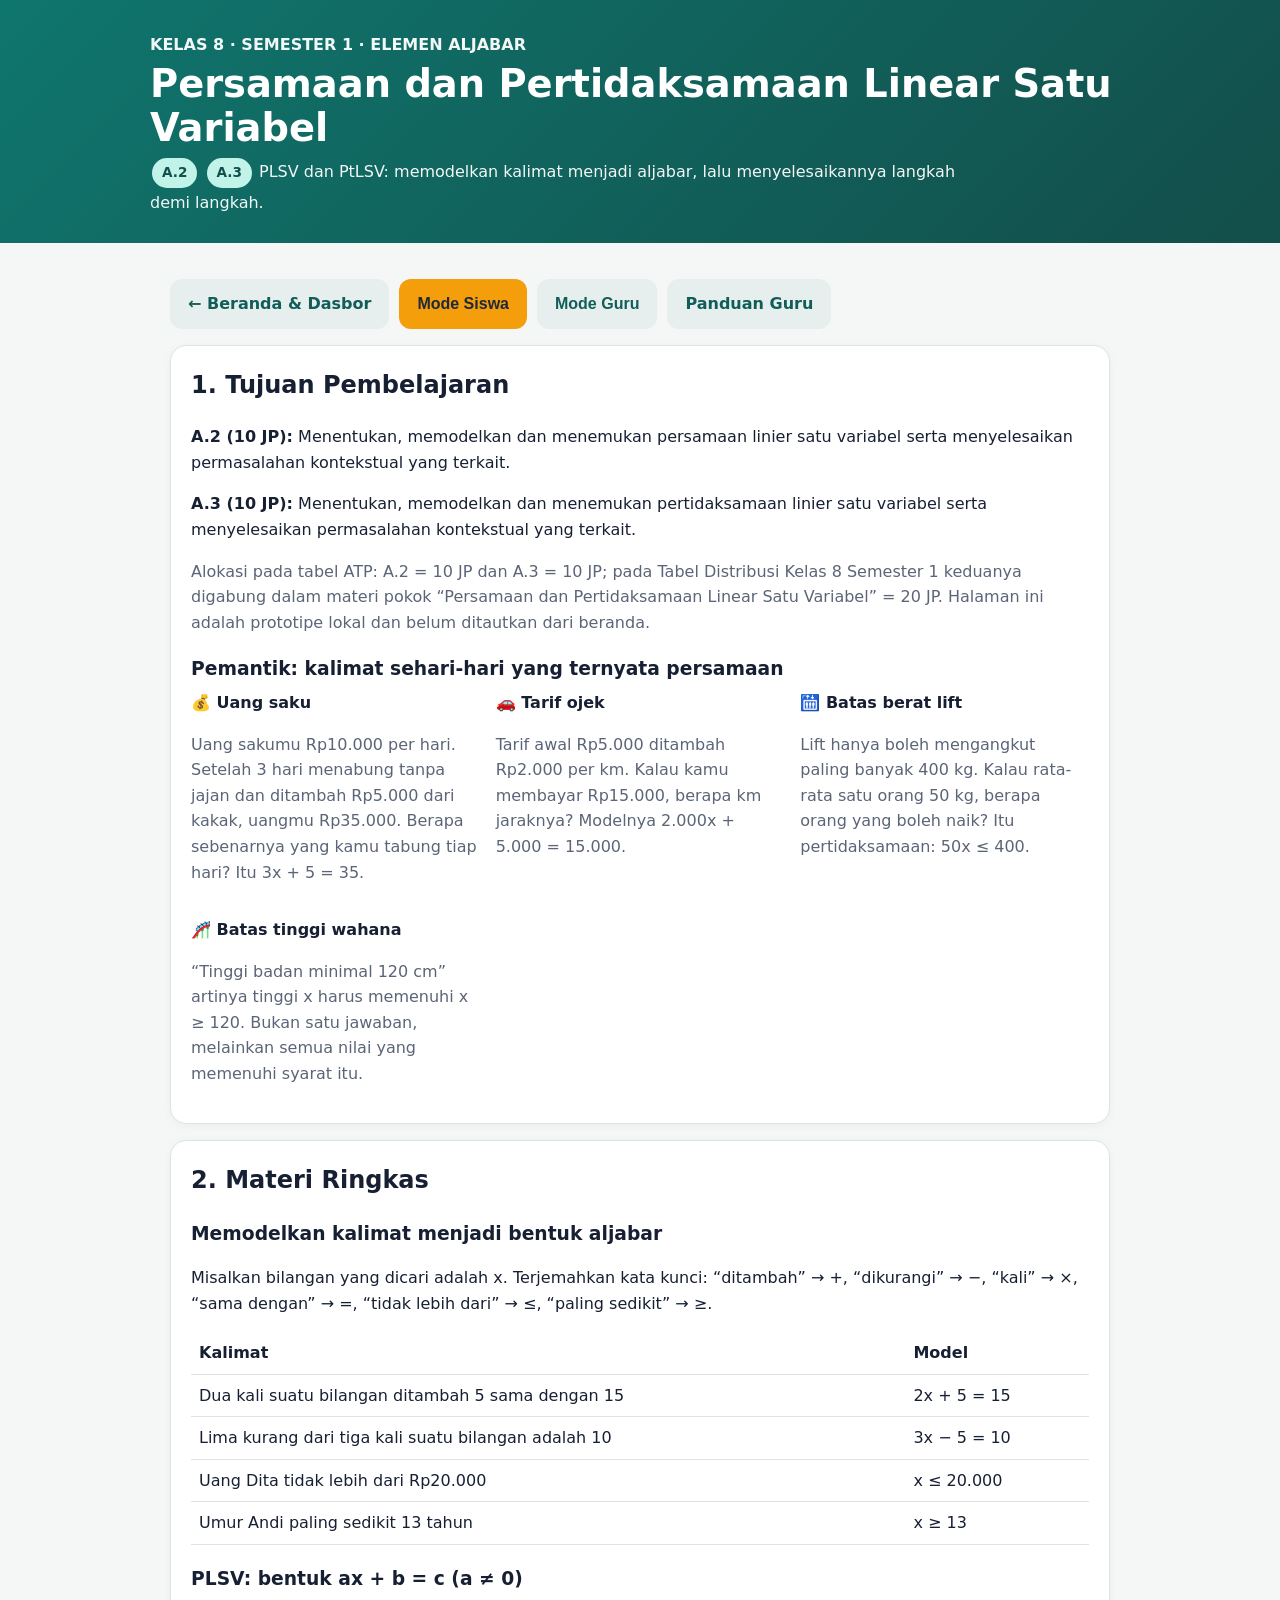
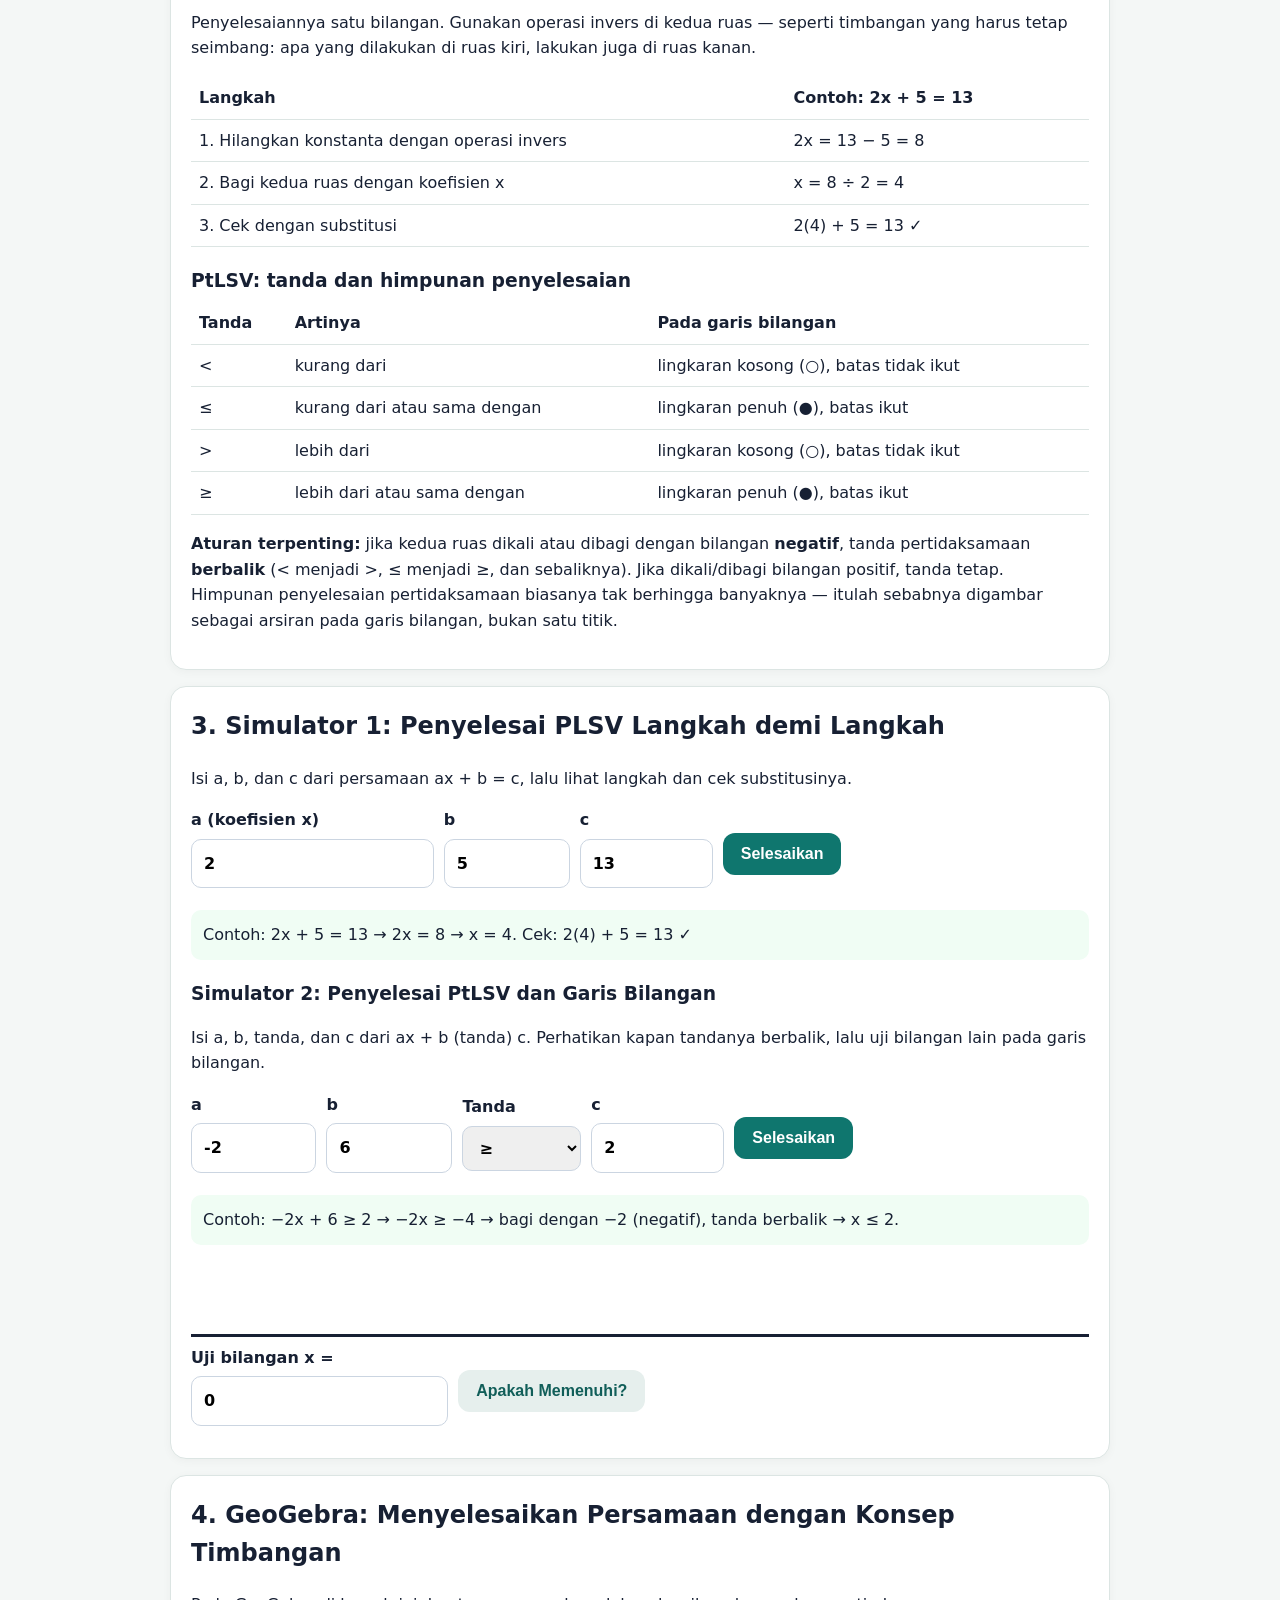
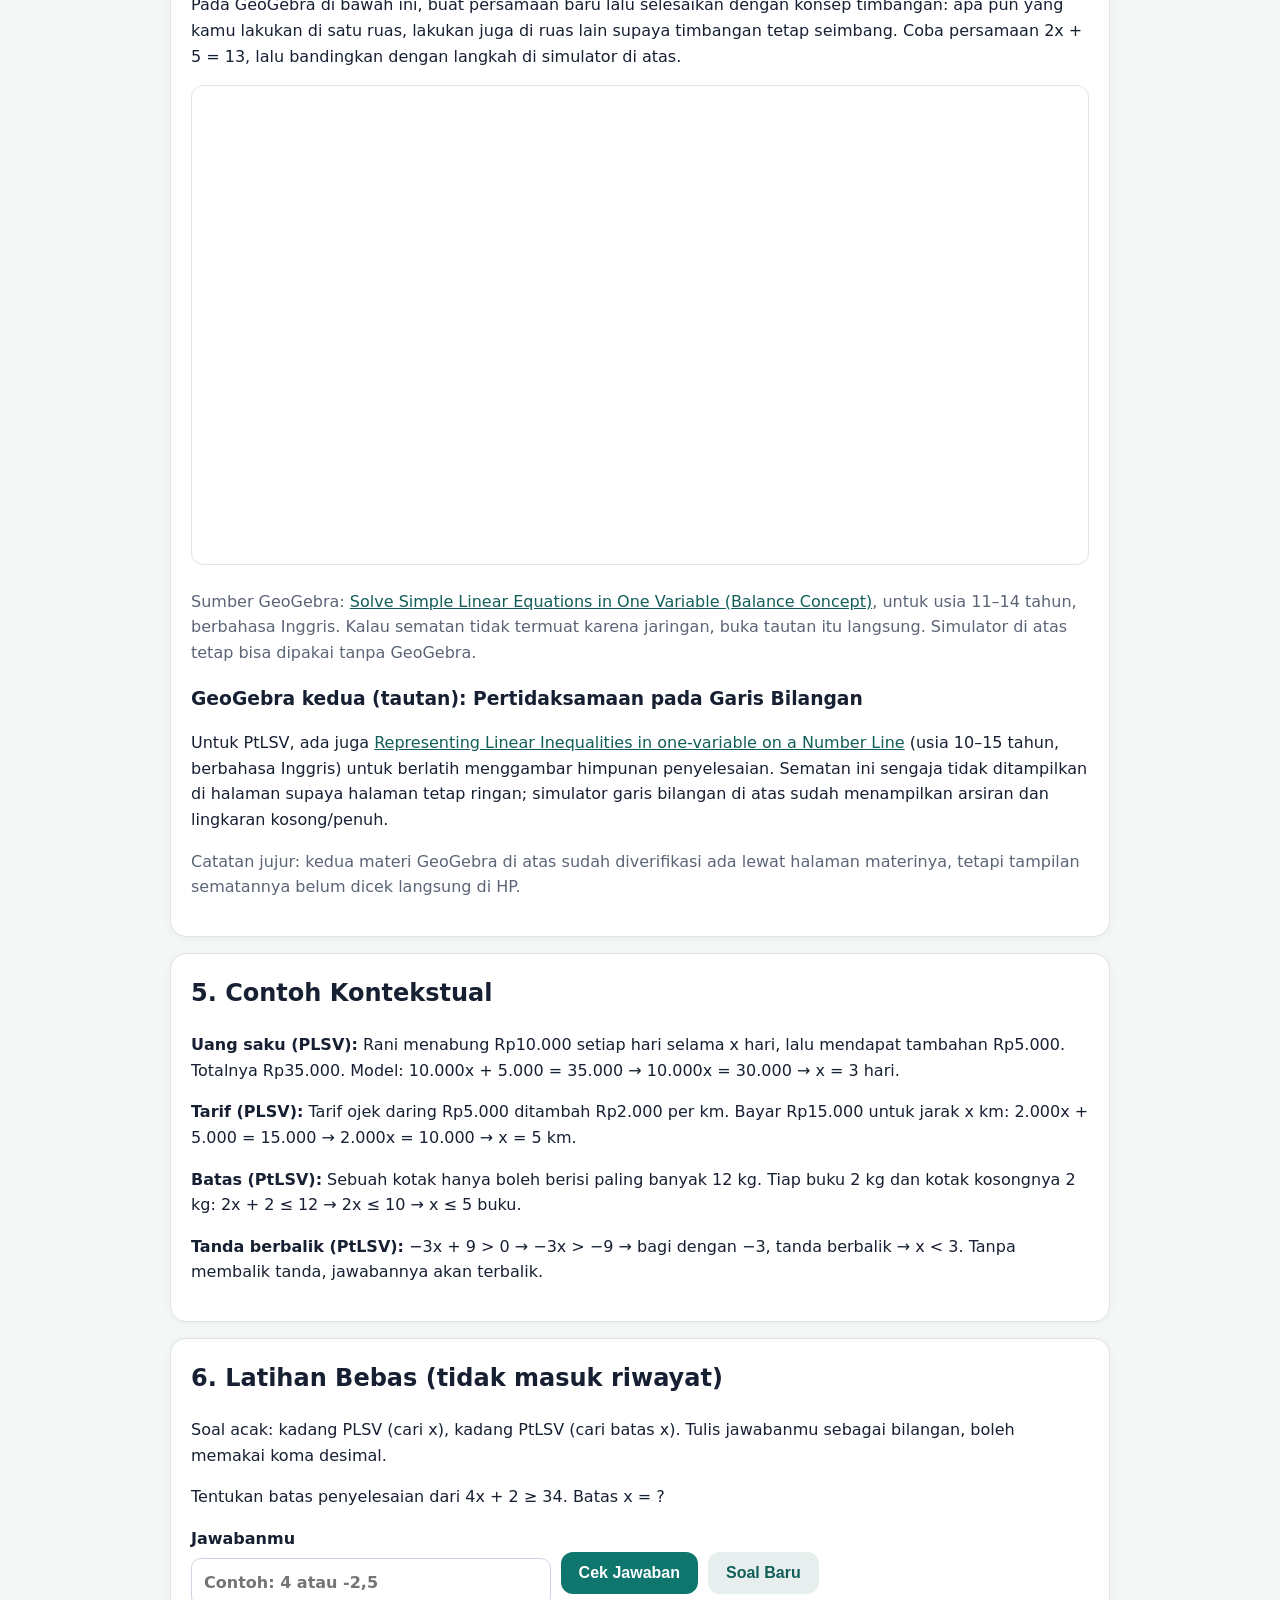
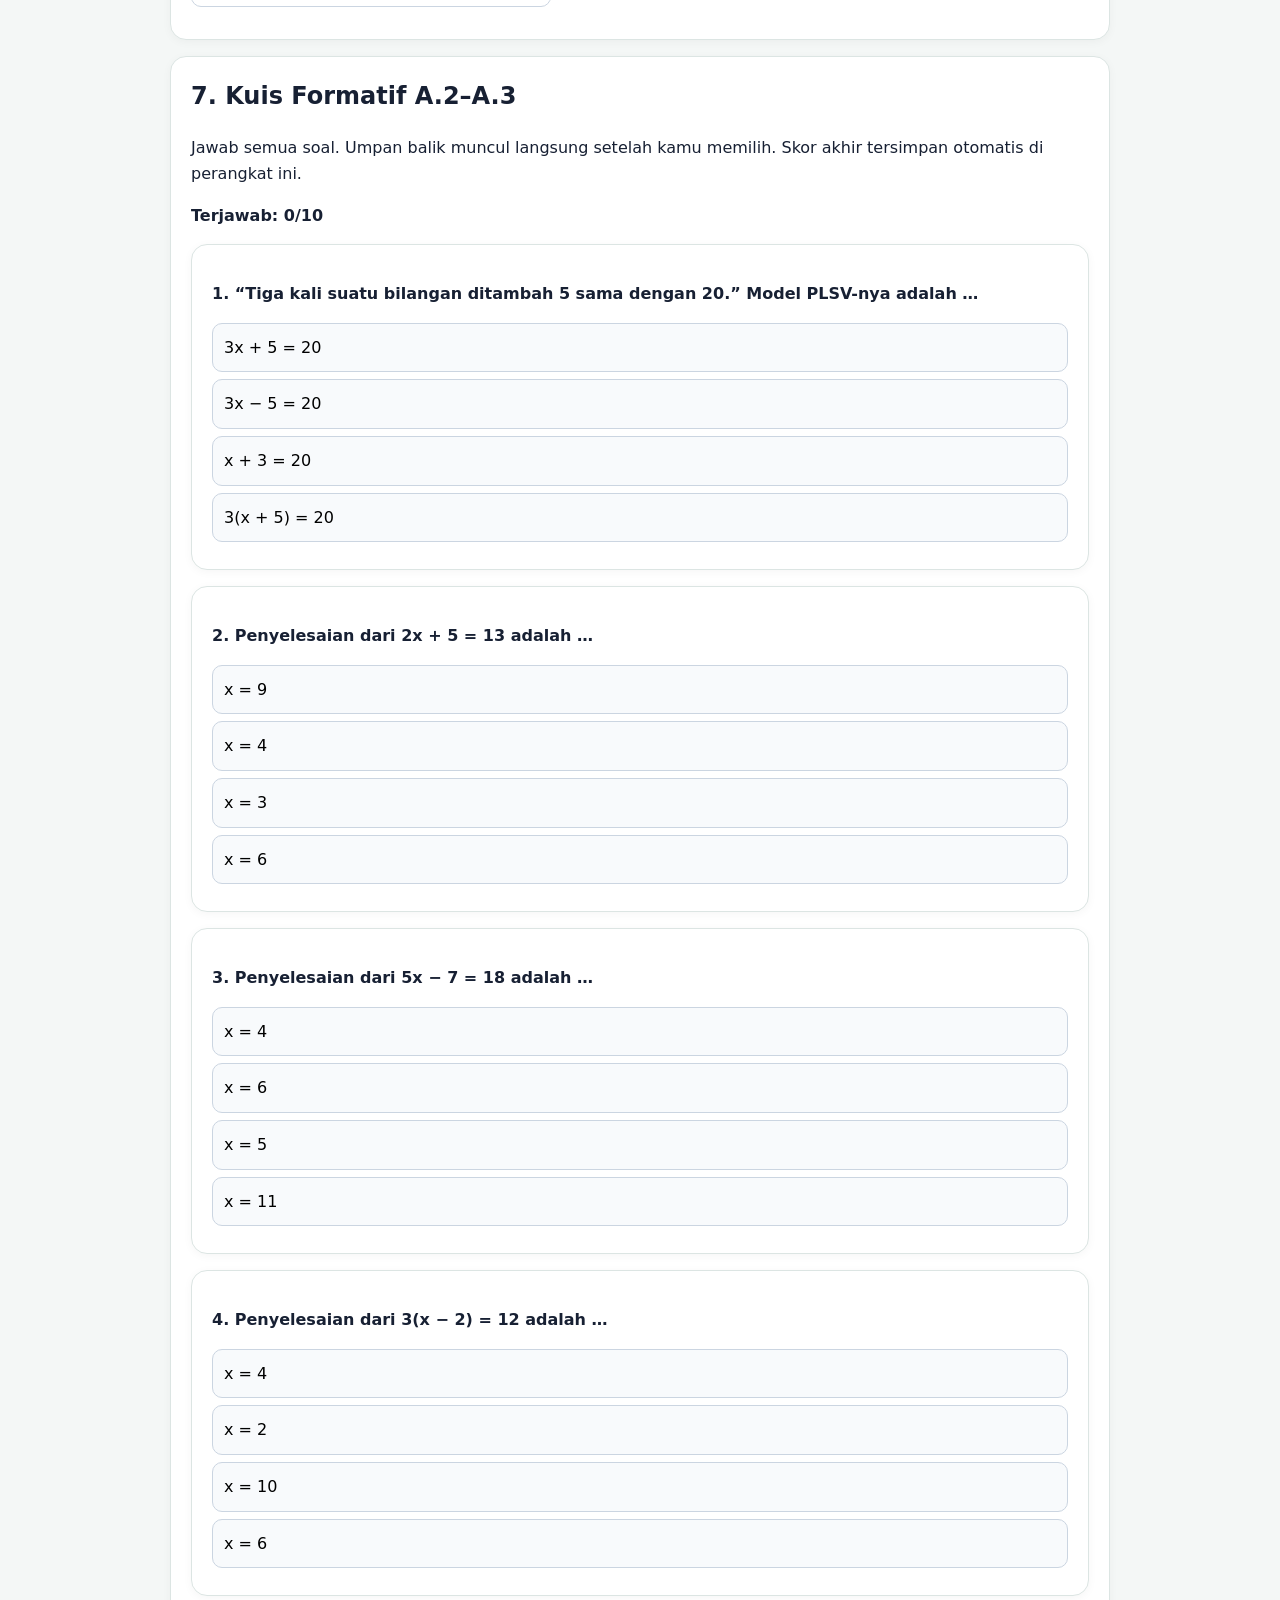
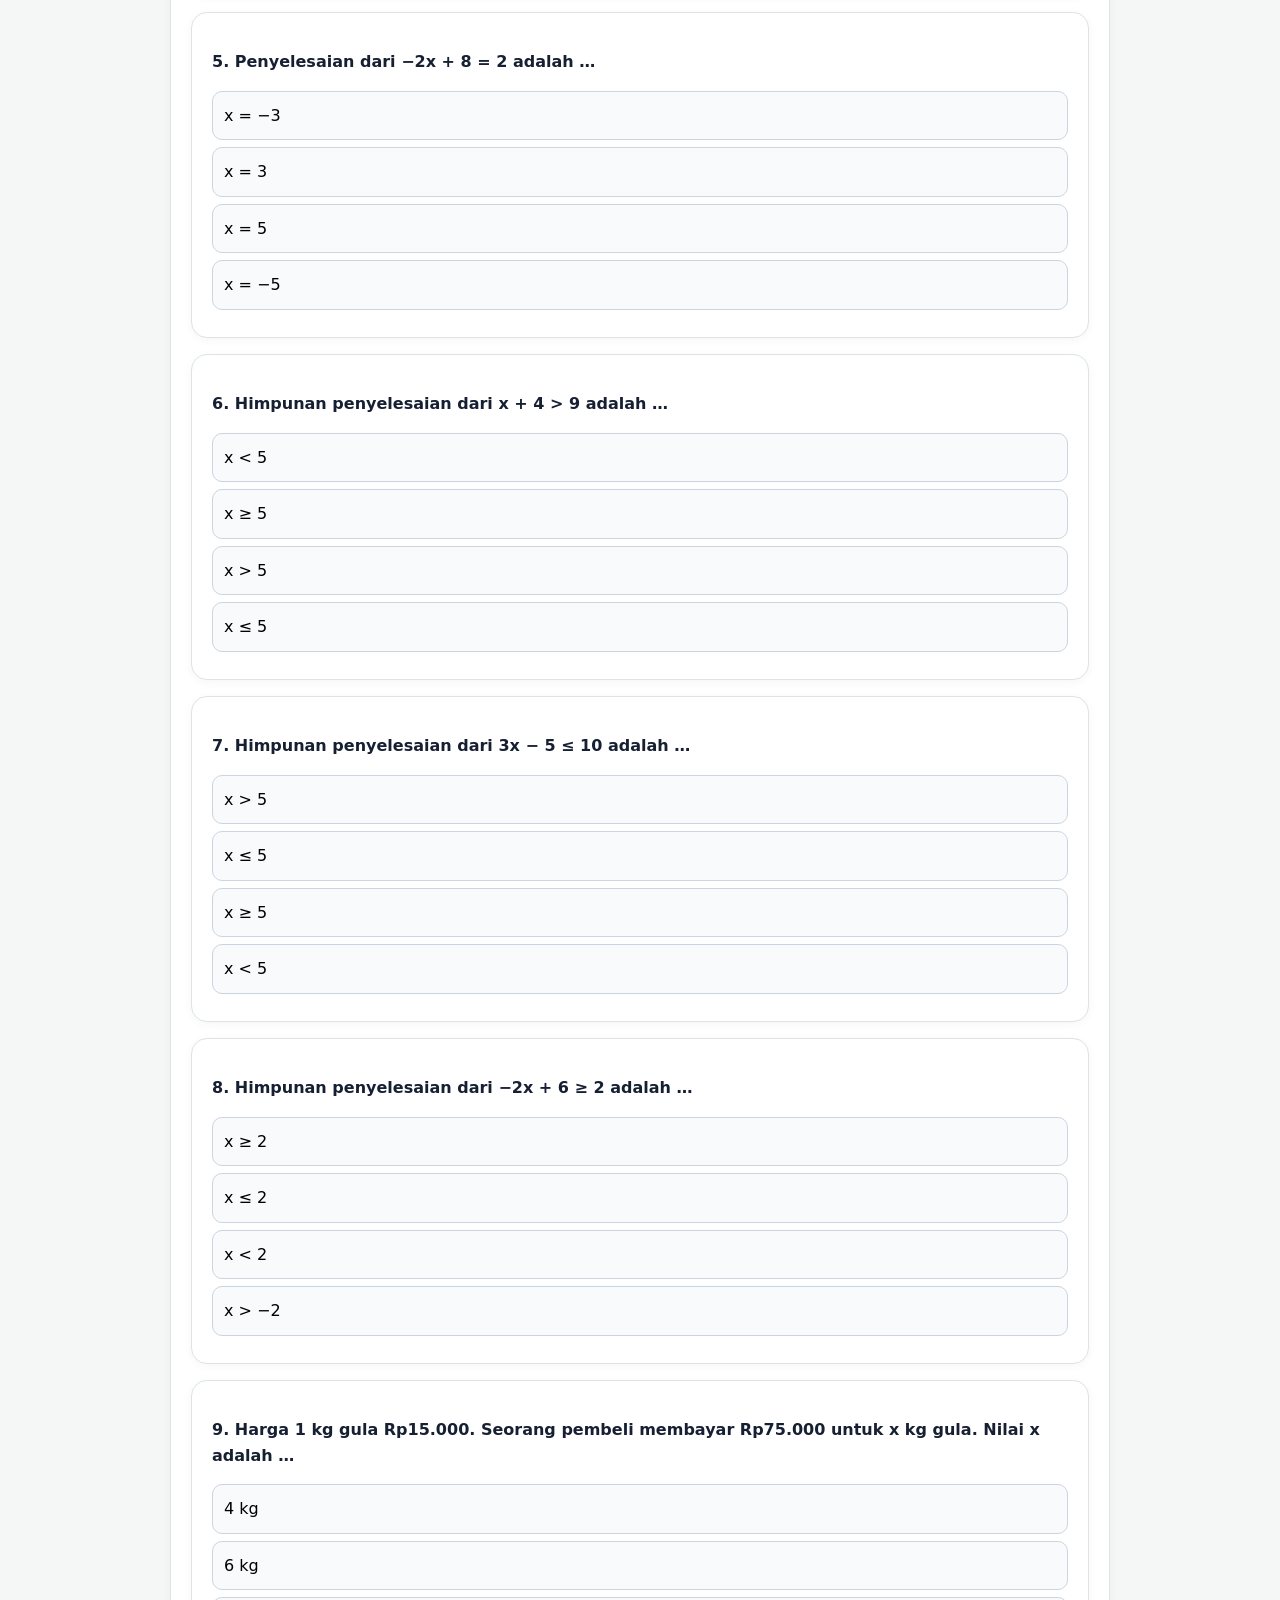
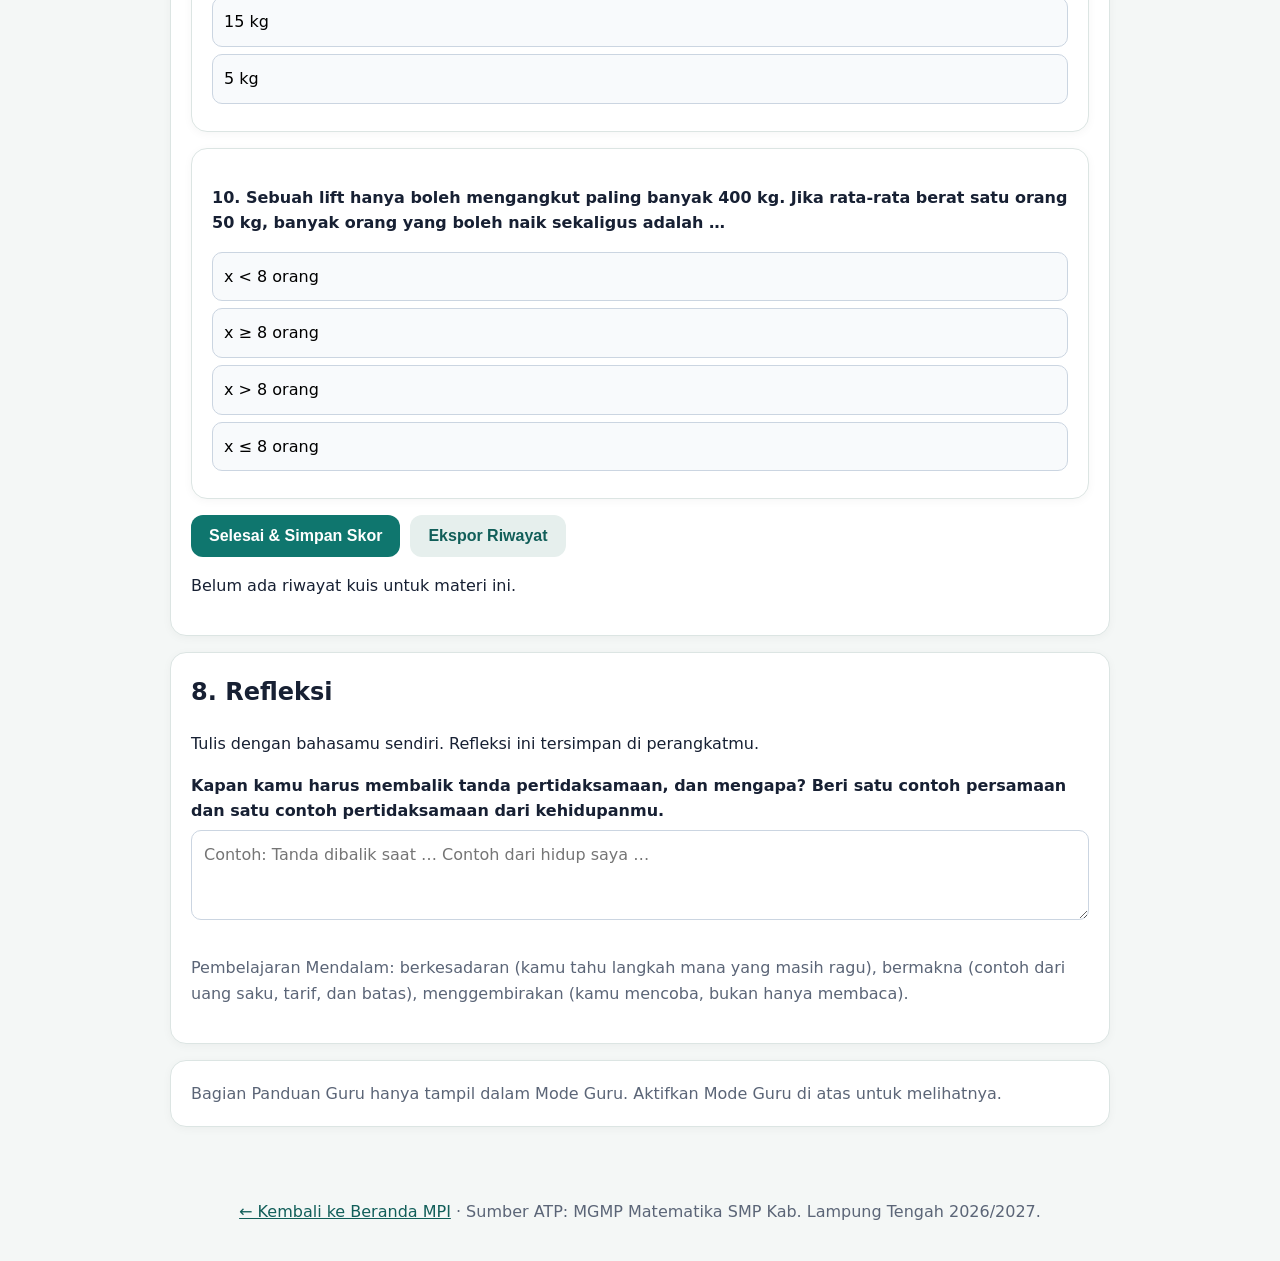
<file: plsv-ptlsv.html>
<!DOCTYPE html>
<html lang="id">
<head>
<meta charset="utf-8">
<meta name="viewport" content="width=device-width, initial-scale=1">
<title>Persamaan dan Pertidaksamaan Linear Satu Variabel (A.2–A.3) — Kelas 8 Semester 1 | MPI Matematika</title>
<meta name="description" content="Menentukan, memodelkan, dan menemukan persamaan linear satu variabel dan pertidaksamaan linear satu variabel serta menyelesaikan masalah kontekstual yang terkait.">
<link rel="stylesheet" href="assets/css/style.css">
</head>
<body>
<header class="hero">
  <div class="wrap" style="padding:0">
    <p><strong>KELAS 8 &middot; SEMESTER 1 &middot; ELEMEN ALJABAR</strong></p>
    <h1>Persamaan dan Pertidaksamaan Linear Satu Variabel</h1>
    <p><span class="badge">A.2</span> <span class="badge">A.3</span> PLSV dan PtLSV: memodelkan kalimat menjadi aljabar, lalu menyelesaikannya langkah demi langkah.</p>
  </div>
</header>

<main class="wrap">
  <nav class="top no-print">
    <a class="btn secondary" href="index.html">← Beranda &amp; Dasbor</a>
    <button class="btn secondary" data-mode-btn="siswa">Mode Siswa</button>
    <button class="btn secondary" data-mode-btn="guru">Mode Guru</button>
    <a class="btn secondary" href="#guru">Panduan Guru</a>
  </nav>

  <section class="card">
    <h2>1. Tujuan Pembelajaran</h2>
    <p><strong>A.2 (10 JP):</strong> Menentukan, memodelkan dan menemukan persamaan linier satu variabel serta menyelesaikan permasalahan kontekstual yang terkait.</p>
    <p><strong>A.3 (10 JP):</strong> Menentukan, memodelkan dan menemukan pertidaksamaan linier satu variabel serta menyelesaikan permasalahan kontekstual yang terkait.</p>
    <p class="muted">Alokasi pada tabel ATP: A.2 = 10 JP dan A.3 = 10 JP; pada Tabel Distribusi Kelas 8 Semester 1 keduanya digabung dalam materi pokok “Persamaan dan Pertidaksamaan Linear Satu Variabel” = 20 JP. Halaman ini adalah prototipe lokal dan belum ditautkan dari beranda.</p>
    <h3>Pemantik: kalimat sehari-hari yang ternyata persamaan</h3>
    <div class="grid two">
      <div><strong>💰 Uang saku</strong><p class="muted">Uang sakumu Rp10.000 per hari. Setelah 3 hari menabung tanpa jajan dan ditambah Rp5.000 dari kakak, uangmu Rp35.000. Berapa sebenarnya yang kamu tabung tiap hari? Itu 3x + 5 = 35.</p></div>
      <div><strong>🚗 Tarif ojek</strong><p class="muted">Tarif awal Rp5.000 ditambah Rp2.000 per km. Kalau kamu membayar Rp15.000, berapa km jaraknya? Modelnya 2.000x + 5.000 = 15.000.</p></div>
      <div><strong>🛗 Batas berat lift</strong><p class="muted">Lift hanya boleh mengangkut paling banyak 400 kg. Kalau rata-rata satu orang 50 kg, berapa orang yang boleh naik? Itu pertidaksamaan: 50x ≤ 400.</p></div>
      <div><strong>🎢 Batas tinggi wahana</strong><p class="muted">“Tinggi badan minimal 120 cm” artinya tinggi x harus memenuhi x ≥ 120. Bukan satu jawaban, melainkan semua nilai yang memenuhi syarat itu.</p></div>
    </div>
  </section>

  <section class="card">
    <h2>2. Materi Ringkas</h2>
    <h3>Memodelkan kalimat menjadi bentuk aljabar</h3>
    <p>Misalkan bilangan yang dicari adalah x. Terjemahkan kata kunci: “ditambah” → +, “dikurangi” → −, “kali” → ×, “sama dengan” → =, “tidak lebih dari” → ≤, “paling sedikit” → ≥.</p>
    <table><tr><th>Kalimat</th><th>Model</th></tr>
    <tr><td>Dua kali suatu bilangan ditambah 5 sama dengan 15</td><td>2x + 5 = 15</td></tr>
    <tr><td>Lima kurang dari tiga kali suatu bilangan adalah 10</td><td>3x − 5 = 10</td></tr>
    <tr><td>Uang Dita tidak lebih dari Rp20.000</td><td>x ≤ 20.000</td></tr>
    <tr><td>Umur Andi paling sedikit 13 tahun</td><td>x ≥ 13</td></tr></table>
    <h3>PLSV: bentuk ax + b = c (a ≠ 0)</h3>
    <p>Penyelesaiannya satu bilangan. Gunakan operasi invers di kedua ruas — seperti timbangan yang harus tetap seimbang: apa yang dilakukan di ruas kiri, lakukan juga di ruas kanan.</p>
    <table><tr><th>Langkah</th><th>Contoh: 2x + 5 = 13</th></tr>
    <tr><td>1. Hilangkan konstanta dengan operasi invers</td><td>2x = 13 − 5 = 8</td></tr>
    <tr><td>2. Bagi kedua ruas dengan koefisien x</td><td>x = 8 ÷ 2 = 4</td></tr>
    <tr><td>3. Cek dengan substitusi</td><td>2(4) + 5 = 13 ✓</td></tr></table>
    <h3>PtLSV: tanda dan himpunan penyelesaian</h3>
    <table><tr><th>Tanda</th><th>Artinya</th><th>Pada garis bilangan</th></tr>
    <tr><td>&lt;</td><td>kurang dari</td><td>lingkaran kosong (○), batas tidak ikut</td></tr>
    <tr><td>≤</td><td>kurang dari atau sama dengan</td><td>lingkaran penuh (●), batas ikut</td></tr>
    <tr><td>&gt;</td><td>lebih dari</td><td>lingkaran kosong (○), batas tidak ikut</td></tr>
    <tr><td>≥</td><td>lebih dari atau sama dengan</td><td>lingkaran penuh (●), batas ikut</td></tr></table>
    <p><strong>Aturan terpenting:</strong> jika kedua ruas dikali atau dibagi dengan bilangan <strong>negatif</strong>, tanda pertidaksamaan <strong>berbalik</strong> (&lt; menjadi &gt;, ≤ menjadi ≥, dan sebaliknya). Jika dikali/dibagi bilangan positif, tanda tetap. Himpunan penyelesaian pertidaksamaan biasanya tak berhingga banyaknya — itulah sebabnya digambar sebagai arsiran pada garis bilangan, bukan satu titik.</p>
  </section>

  <section class="card">
    <h2>3. Simulator 1: Penyelesai PLSV Langkah demi Langkah</h2>
    <p>Isi a, b, dan c dari persamaan ax + b = c, lalu lihat langkah dan cek substitusinya.</p>
    <div class="row no-print">
      <label>a (koefisien x) <input type="number" id="eqA" value="2" min="-20" max="20"></label>
      <label>b <input type="number" id="eqB" value="5" min="-50" max="50"></label>
      <label>c <input type="number" id="eqC" value="13" min="-100" max="100"></label>
      <button class="btn" id="solveBtn">Selesaikan</button>
    </div>
    <div id="solveResult" class="feedback good">Contoh: 2x + 5 = 13 → 2x = 8 → x = 4. Cek: 2(4) + 5 = 13 ✓</div>

    <h3>Simulator 2: Penyelesai PtLSV dan Garis Bilangan</h3>
    <p>Isi a, b, tanda, dan c dari ax + b (tanda) c. Perhatikan kapan tandanya berbalik, lalu uji bilangan lain pada garis bilangan.</p>
    <div class="row no-print">
      <label>a <input type="number" id="ineqA" value="-2" min="-20" max="20"></label>
      <label>b <input type="number" id="ineqB" value="6" min="-50" max="50"></label>
      <label>Tanda <select id="ineqSign"><option value="<">&lt;</option><option value="<=">≤</option><option value=">">&gt;</option><option value=">=" selected>≥</option></select></label>
      <label>c <input type="number" id="ineqC" value="2" min="-100" max="100"></label>
      <button class="btn" id="ineqBtn">Selesaikan</button>
    </div>
    <div id="ineqResult" class="feedback good">Contoh: −2x + 6 ≥ 2 → −2x ≥ −4 → bagi dengan −2 (negatif), tanda berbalik → x ≤ 2.</div>
    <div class="numline" id="ineqLine" aria-label="Garis bilangan himpunan penyelesaian"></div>
    <div class="row no-print">
      <label>Uji bilangan x = <input type="number" id="testX" value="0" min="-50" max="50"></label>
      <button class="btn secondary" id="testBtn">Apakah Memenuhi?</button>
    </div>
    <div id="testResult"></div>
  </section>

  <section class="card">
    <h2>4. GeoGebra: Menyelesaikan Persamaan dengan Konsep Timbangan</h2>
    <p>Pada GeoGebra di bawah ini, buat persamaan baru lalu selesaikan dengan konsep timbangan: apa pun yang kamu lakukan di satu ruas, lakukan juga di ruas lain supaya timbangan tetap seimbang. Coba persamaan 2x + 5 = 13, lalu bandingkan dengan langkah di simulator di atas.</p>
    <iframe class="geogebra" title="GeoGebra Solve Simple Linear Equations" src="https://www.geogebra.org/material/iframe/id/faquv9aQ" allowfullscreen></iframe>
    <p class="muted">Sumber GeoGebra: <a href="https://mat.geogebra.org/material/show/id/faquv9aQ">Solve Simple Linear Equations in One Variable (Balance Concept)</a>, untuk usia 11–14 tahun, berbahasa Inggris. Kalau sematan tidak termuat karena jaringan, buka tautan itu langsung. Simulator di atas tetap bisa dipakai tanpa GeoGebra.</p>
    <h3>GeoGebra kedua (tautan): Pertidaksamaan pada Garis Bilangan</h3>
    <p>Untuk PtLSV, ada juga <a href="https://mat.geogebra.org/material/show/id/r3enbtkw">Representing Linear Inequalities in one-variable on a Number Line</a> (usia 10–15 tahun, berbahasa Inggris) untuk berlatih menggambar himpunan penyelesaian. Sematan ini sengaja tidak ditampilkan di halaman supaya halaman tetap ringan; simulator garis bilangan di atas sudah menampilkan arsiran dan lingkaran kosong/penuh.</p>
    <p class="muted">Catatan jujur: kedua materi GeoGebra di atas sudah diverifikasi ada lewat halaman materinya, tetapi tampilan sematannya belum dicek langsung di HP.</p>
  </section>

  <section class="card">
    <h2>5. Contoh Kontekstual</h2>
    <p><strong>Uang saku (PLSV):</strong> Rani menabung Rp10.000 setiap hari selama x hari, lalu mendapat tambahan Rp5.000. Totalnya Rp35.000. Model: 10.000x + 5.000 = 35.000 → 10.000x = 30.000 → x = 3 hari.</p>
    <p><strong>Tarif (PLSV):</strong> Tarif ojek daring Rp5.000 ditambah Rp2.000 per km. Bayar Rp15.000 untuk jarak x km: 2.000x + 5.000 = 15.000 → 2.000x = 10.000 → x = 5 km.</p>
    <p><strong>Batas (PtLSV):</strong> Sebuah kotak hanya boleh berisi paling banyak 12 kg. Tiap buku 2 kg dan kotak kosongnya 2 kg: 2x + 2 ≤ 12 → 2x ≤ 10 → x ≤ 5 buku.</p>
    <p><strong>Tanda berbalik (PtLSV):</strong> −3x + 9 &gt; 0 → −3x &gt; −9 → bagi dengan −3, tanda berbalik → x &lt; 3. Tanpa membalik tanda, jawabannya akan terbalik.</p>
  </section>

  <section class="card no-print">
    <h2>6. Latihan Bebas (tidak masuk riwayat)</h2>
    <p>Soal acak: kadang PLSV (cari x), kadang PtLSV (cari batas x). Tulis jawabanmu sebagai bilangan, boleh memakai koma desimal.</p>
    <p id="practiceQ">Memuat soal…</p>
    <p id="practiceWhy" style="display:none"></p>
    <div class="row">
      <label>Jawabanmu <input type="text" id="practiceAns" placeholder="Contoh: 4 atau -2,5"></label>
      <button class="btn" id="checkPracticeBtn">Cek Jawaban</button>
      <button class="btn secondary" id="newPracticeBtn">Soal Baru</button>
    </div>
    <div id="practiceFeedback"></div>
  </section>

  <section class="card">
    <h2>7. Kuis Formatif A.2–A.3</h2>
    <p>Jawab semua soal. Umpan balik muncul langsung setelah kamu memilih. Skor akhir tersimpan otomatis di perangkat ini.</p>
    <p><strong id="quizProgress">Terjawab: 0/10</strong></p>
    <div id="quizBox"></div>
    <div class="row no-print">
      <button class="btn" id="finishQuiz" disabled>Selesai &amp; Simpan Skor</button>
      <button class="btn secondary exportBtn">Ekspor Riwayat</button>
    </div>
    <div id="quizResult"></div>
    <div id="quizHistory"></div>
  </section>

  <section class="card">
    <h2>8. Refleksi</h2>
    <p>Tulis dengan bahasamu sendiri. Refleksi ini tersimpan di perangkatmu.</p>
    <label for="refleksiPlsv">Kapan kamu harus membalik tanda pertidaksamaan, dan mengapa? Beri satu contoh persamaan dan satu contoh pertidaksamaan dari kehidupanmu.</label>
    <textarea id="refleksiPlsv" placeholder="Contoh: Tanda dibalik saat … Contoh dari hidup saya …"></textarea>
    <p class="muted">Pembelajaran Mendalam: berkesadaran (kamu tahu langkah mana yang masih ragu), bermakna (contoh dari uang saku, tarif, dan batas), menggembirakan (kamu mencoba, bukan hanya membaca).</p>
  </section>

  <section class="card guru-only" id="guru">
    <h2>Panduan Guru — PLSV dan PtLSV</h2>
    <div class="guru-note">
      <p><strong>Tujuan Pembelajaran A.2 (10 JP):</strong> Menentukan, memodelkan dan menemukan persamaan linier satu variabel serta menyelesaikan permasalahan kontekstual yang terkait.</p>
      <p><strong>Tujuan Pembelajaran A.3 (10 JP):</strong> Menentukan, memodelkan dan menemukan pertidaksamaan linier satu variabel serta menyelesaikan permasalahan kontekstual yang terkait.</p>
      <p><strong>Alokasi:</strong> ATP menulis A.2 = 10 JP dan A.3 = 10 JP; Tabel Distribusi Kelas 8 Semester 1 menggabungkan keduanya dalam materi pokok “Persamaan dan Pertidaksamaan Linear Satu Variabel” = 20 JP.</p>
      <p><strong>Miskonsepsi umum:</strong> (1) melakukan operasi hanya di satu ruas; (2) lupa membalik tanda saat mengalikan/membagi dengan bilangan negatif; (3) mengira pertidaksamaan hanya punya satu jawaban; (4) salah memodelkan, misalnya “tiga kali suatu bilangan ditambah 5” ditulis 3(x + 5); (5) tertukar antara lingkaran kosong dan lingkaran penuh pada garis bilangan; (6) pindah ruas tanpa mengubah operasi menjadi inversnya.</p>
      <p><strong>Diferensiasi:</strong> dasar — bentuk x + b = c dan ax = c, lalu pertidaksamaan dengan koefisien positif; menengah — ax + b = c, tanda kurung sederhana, dan pertidaksamaan satu langkah; lanjut — koefisien negatif dan tanda berbalik, soal kontekstual multi-langkah, dan membuat soal sendiri dari struk atau tarif nyata.</p>
      <p><strong>Asesmen:</strong> observasi saat eksplorasi GeoGebra dan simulator, latihan bebas, kuis formatif 10 soal, dan refleksi siswa. Target ketuntasan: [PERLU DIISI GURU].</p>
    </div>
    <div class="row no-print"><button class="btn secondary printBtn">Cetak LKPD / Halaman Ini</button></div>
    <p class="muted">LKPD cetak: cetak halaman ini, lalu minta siswa mengerjakan bagian GeoGebra dan refleksi di buku atau lembar terpisah bila perangkat terbatas.</p>
  </section>
  <p class="card siswa-only-note muted">Bagian Panduan Guru hanya tampil dalam Mode Guru. Aktifkan Mode Guru di atas untuk melihatnya.</p>
</main>

<footer>
  <p><a href="index.html">← Kembali ke Beranda MPI</a> &middot; Sumber ATP: MGMP Matematika SMP Kab. Lampung Tengah 2026/2027.</p>
</footer>
<script src="assets/js/plsv.js"></script>
</body>
</html>
</file>
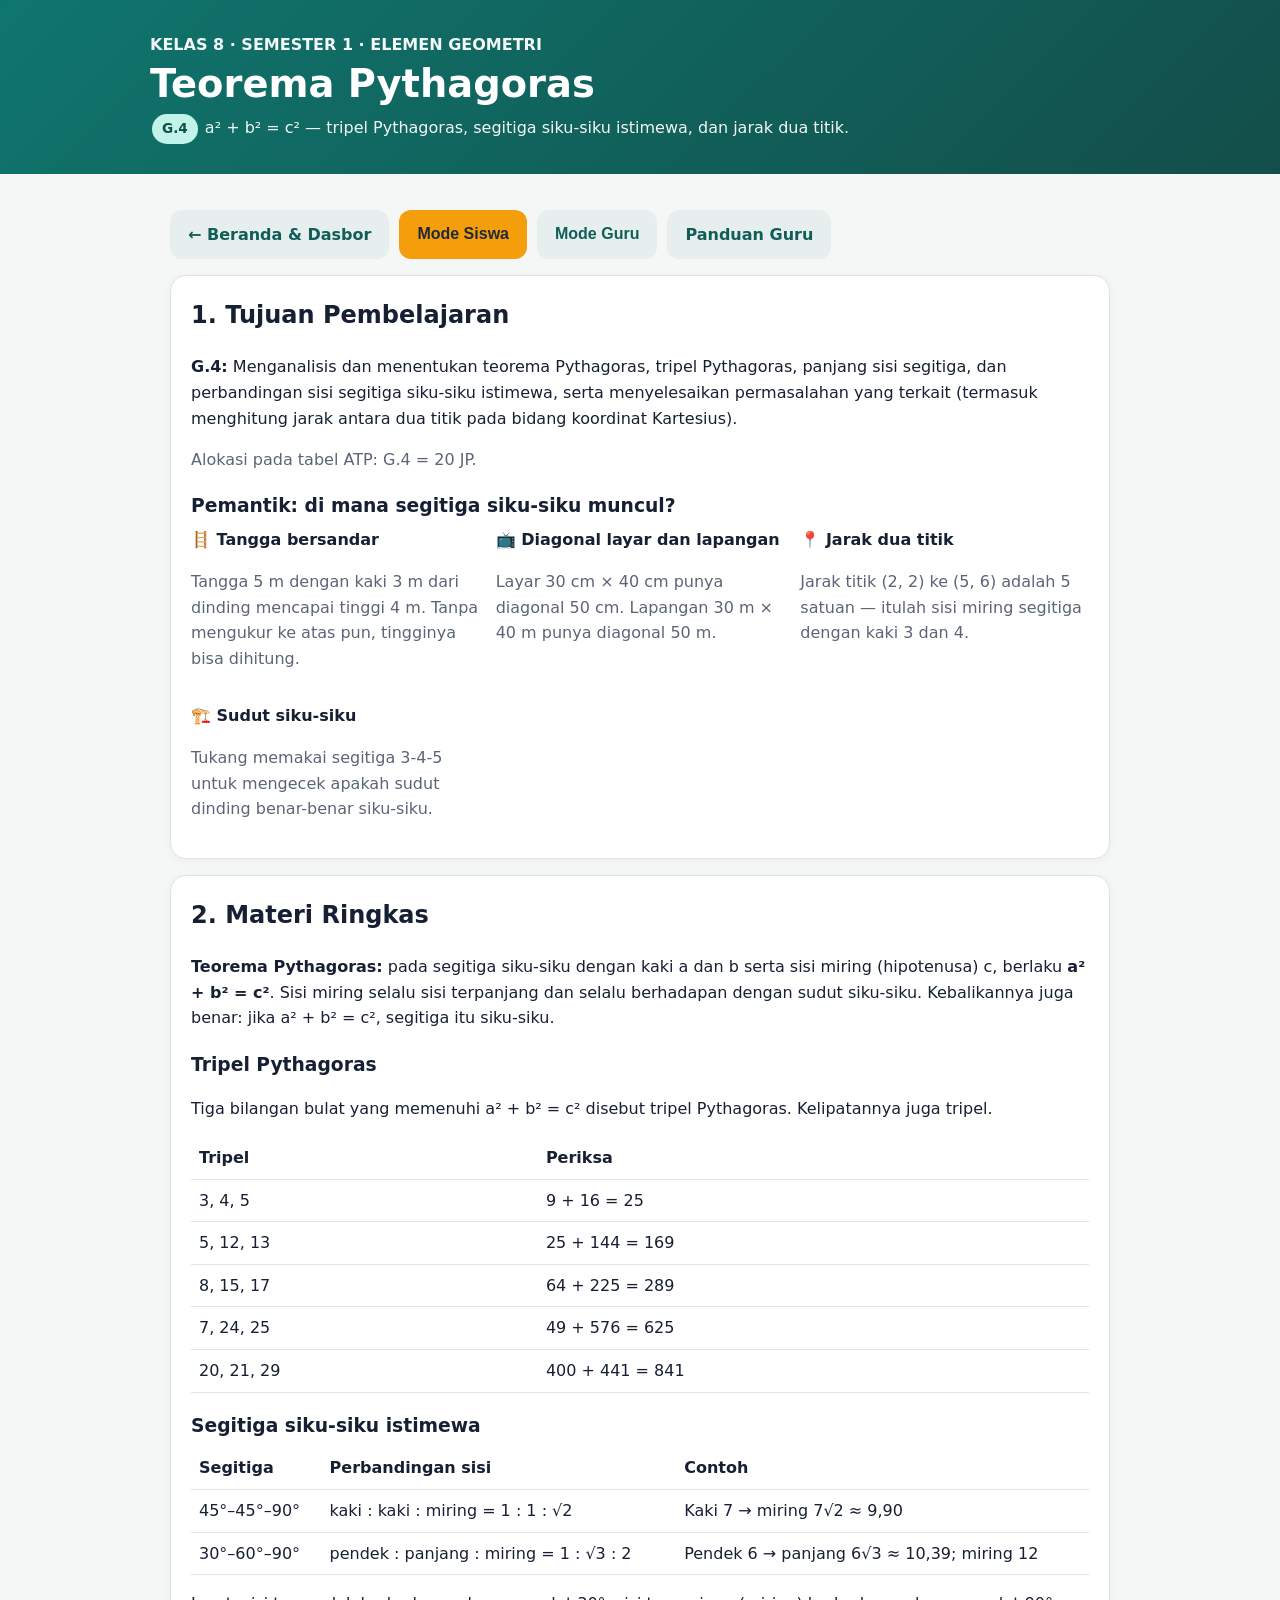
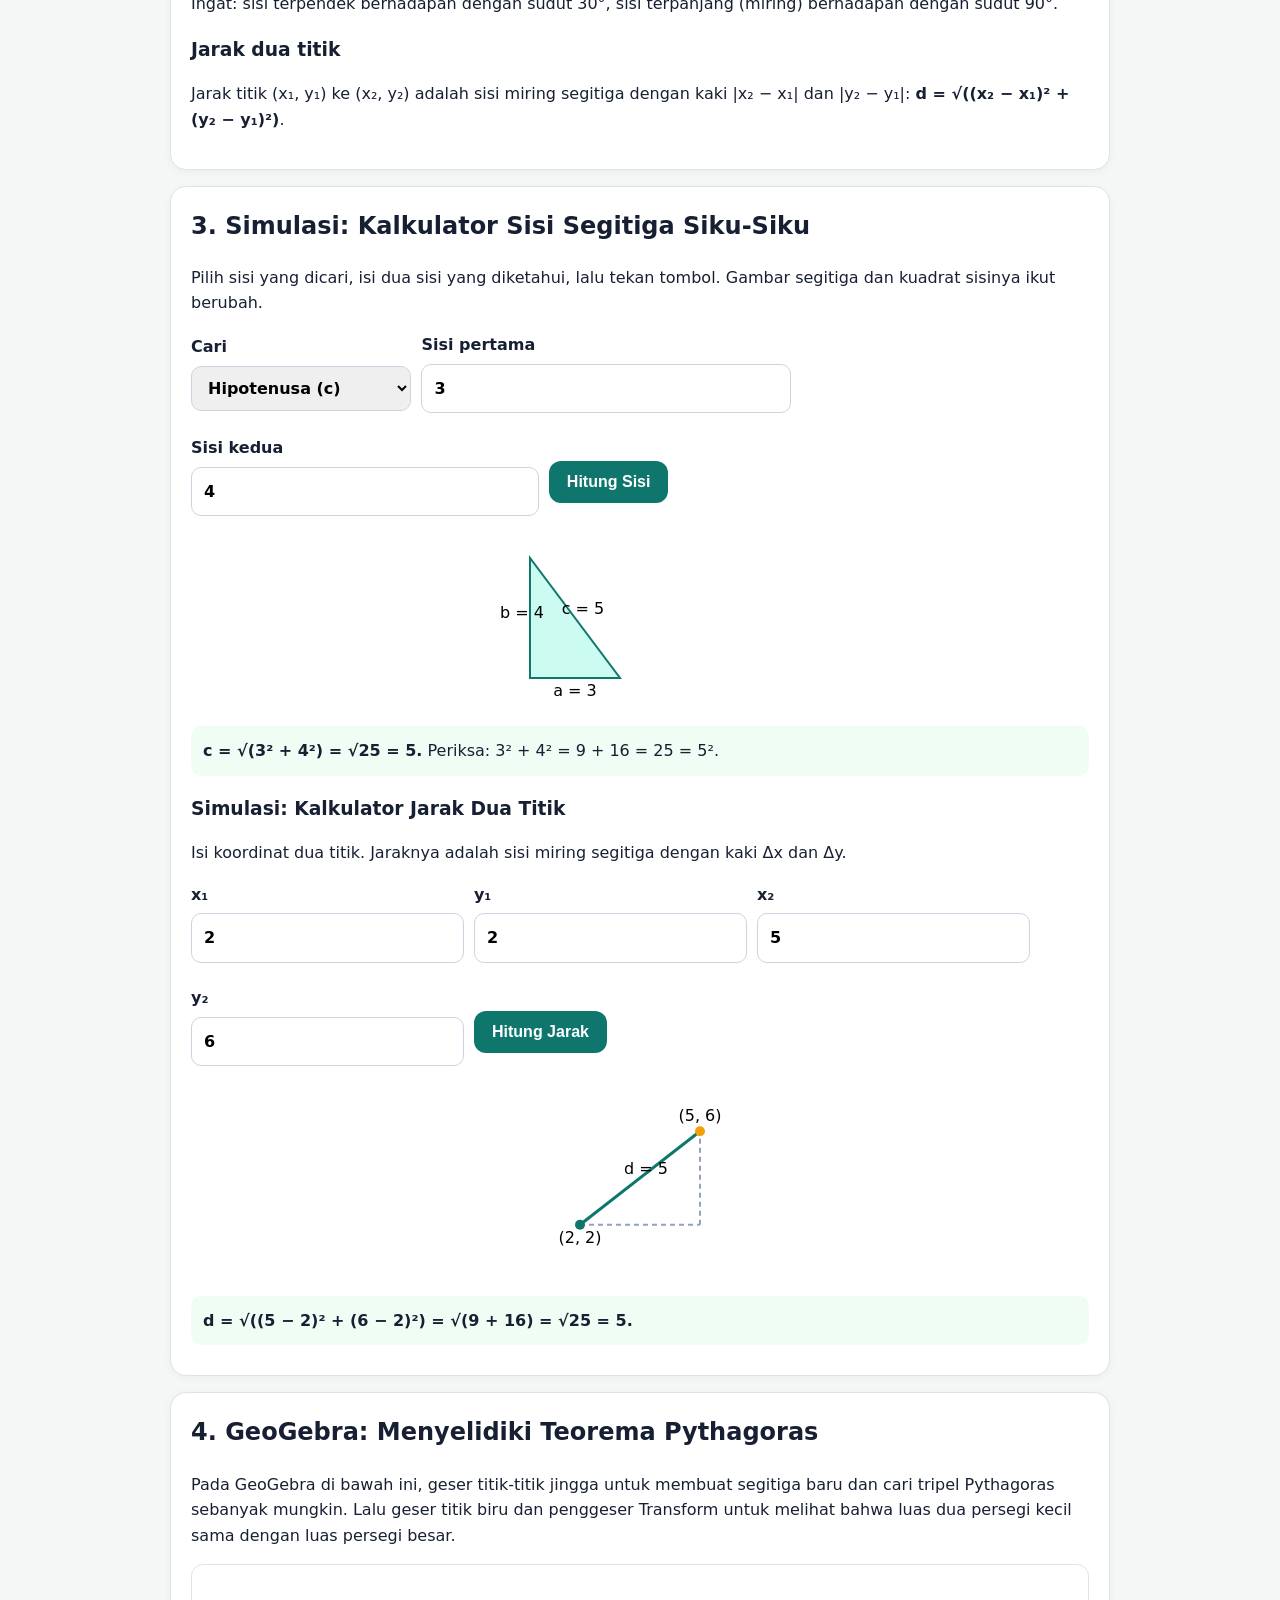
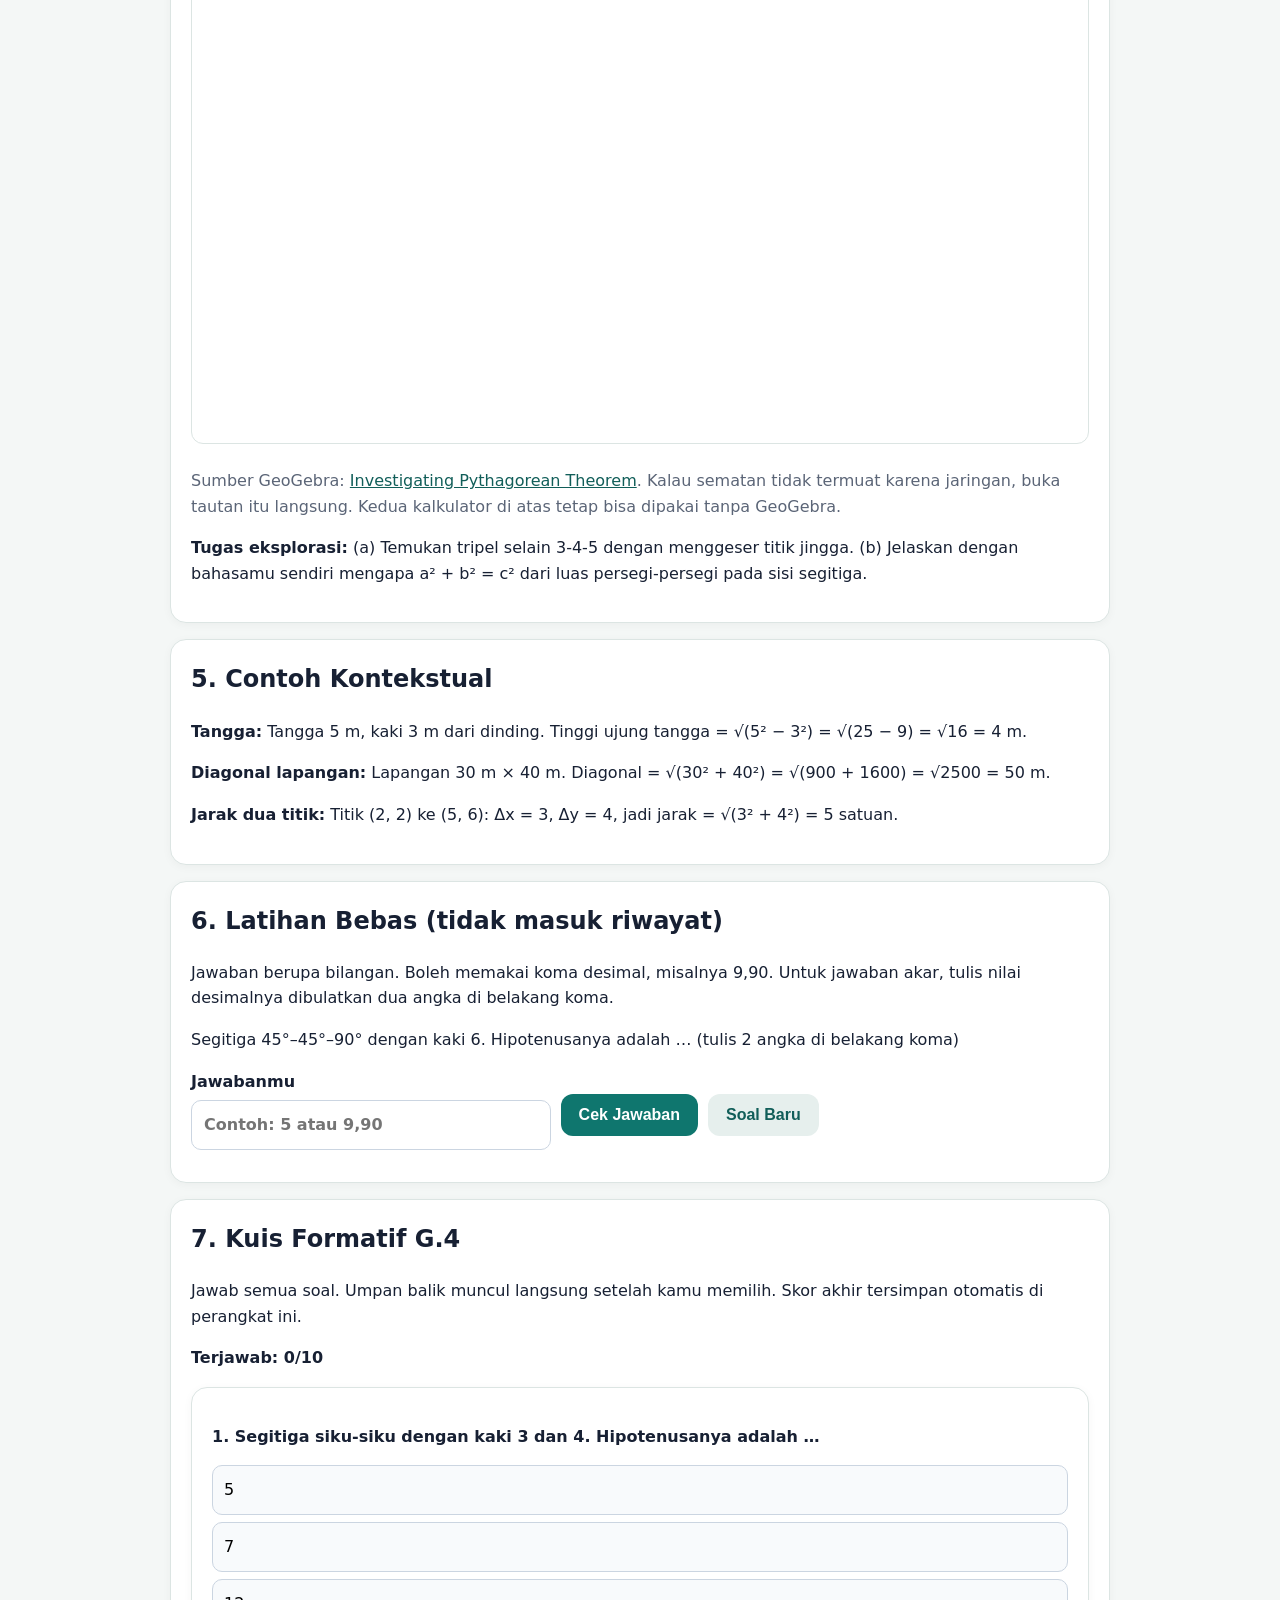
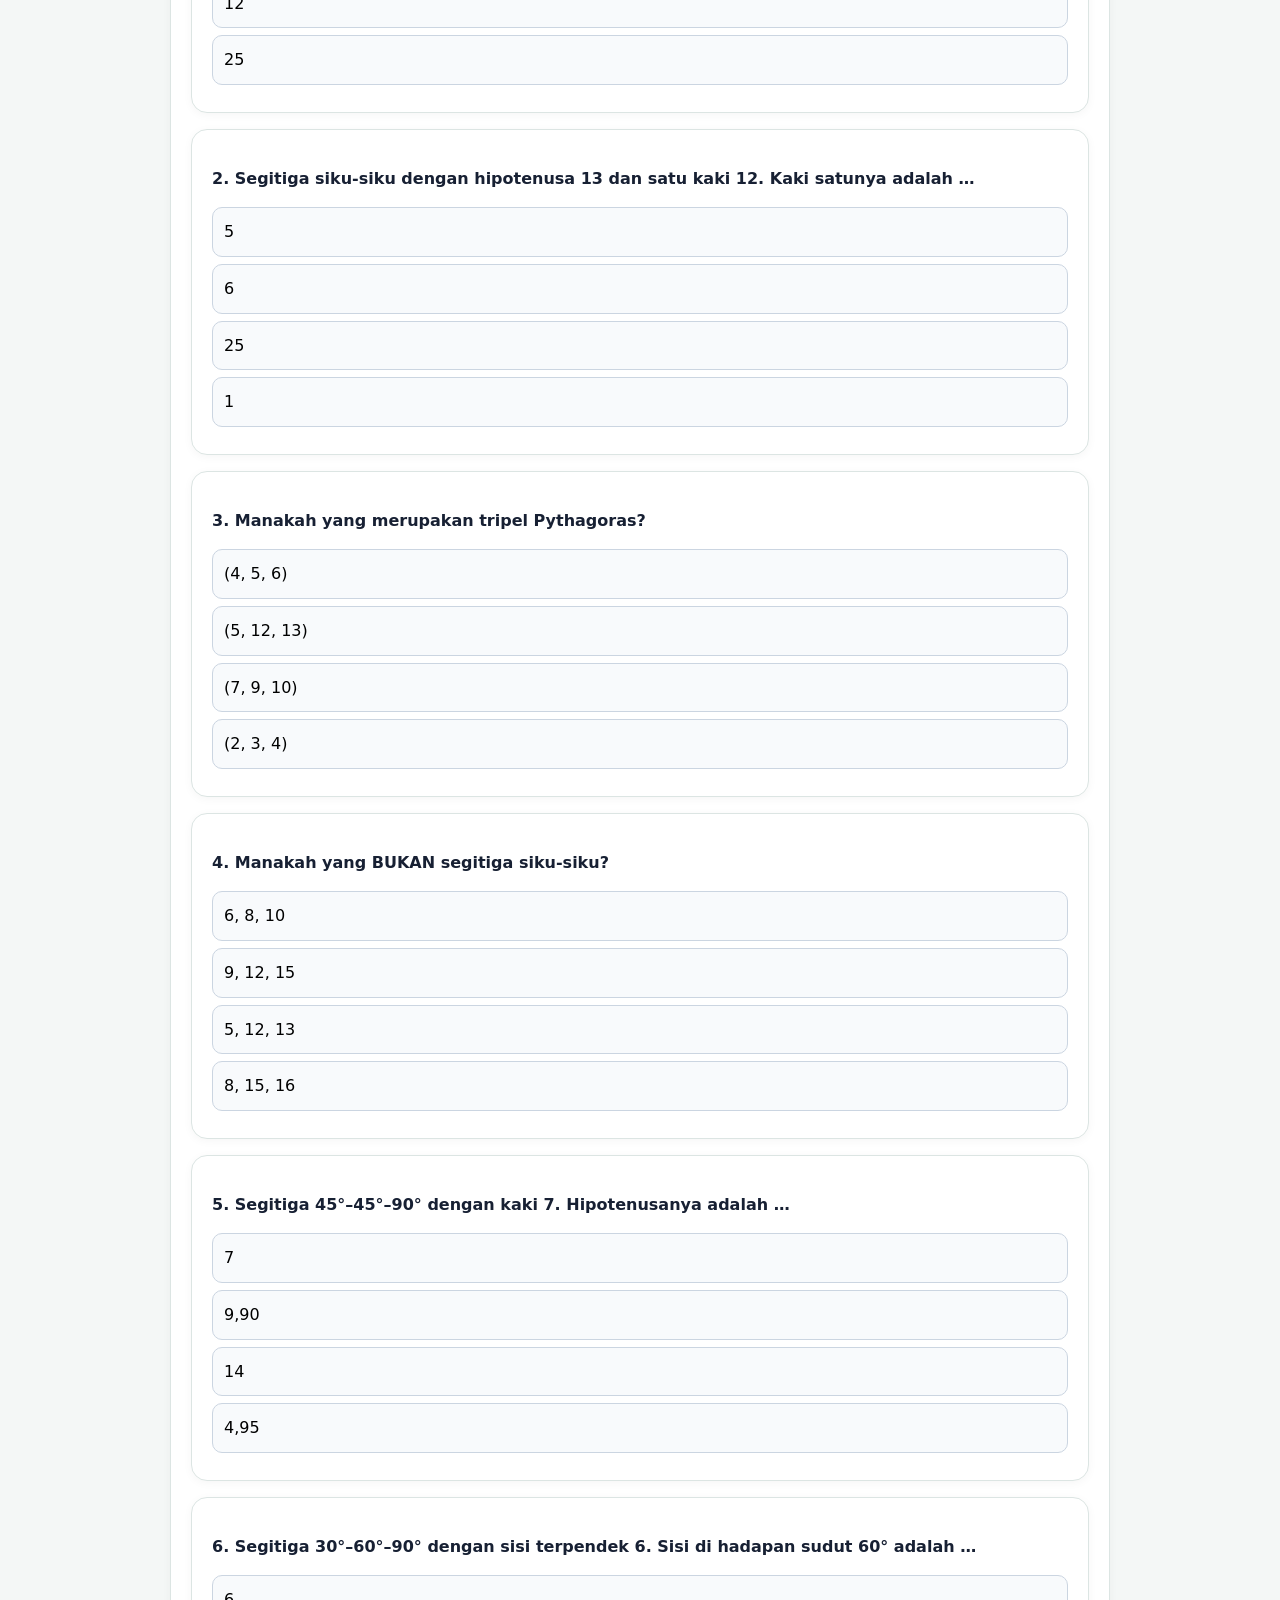
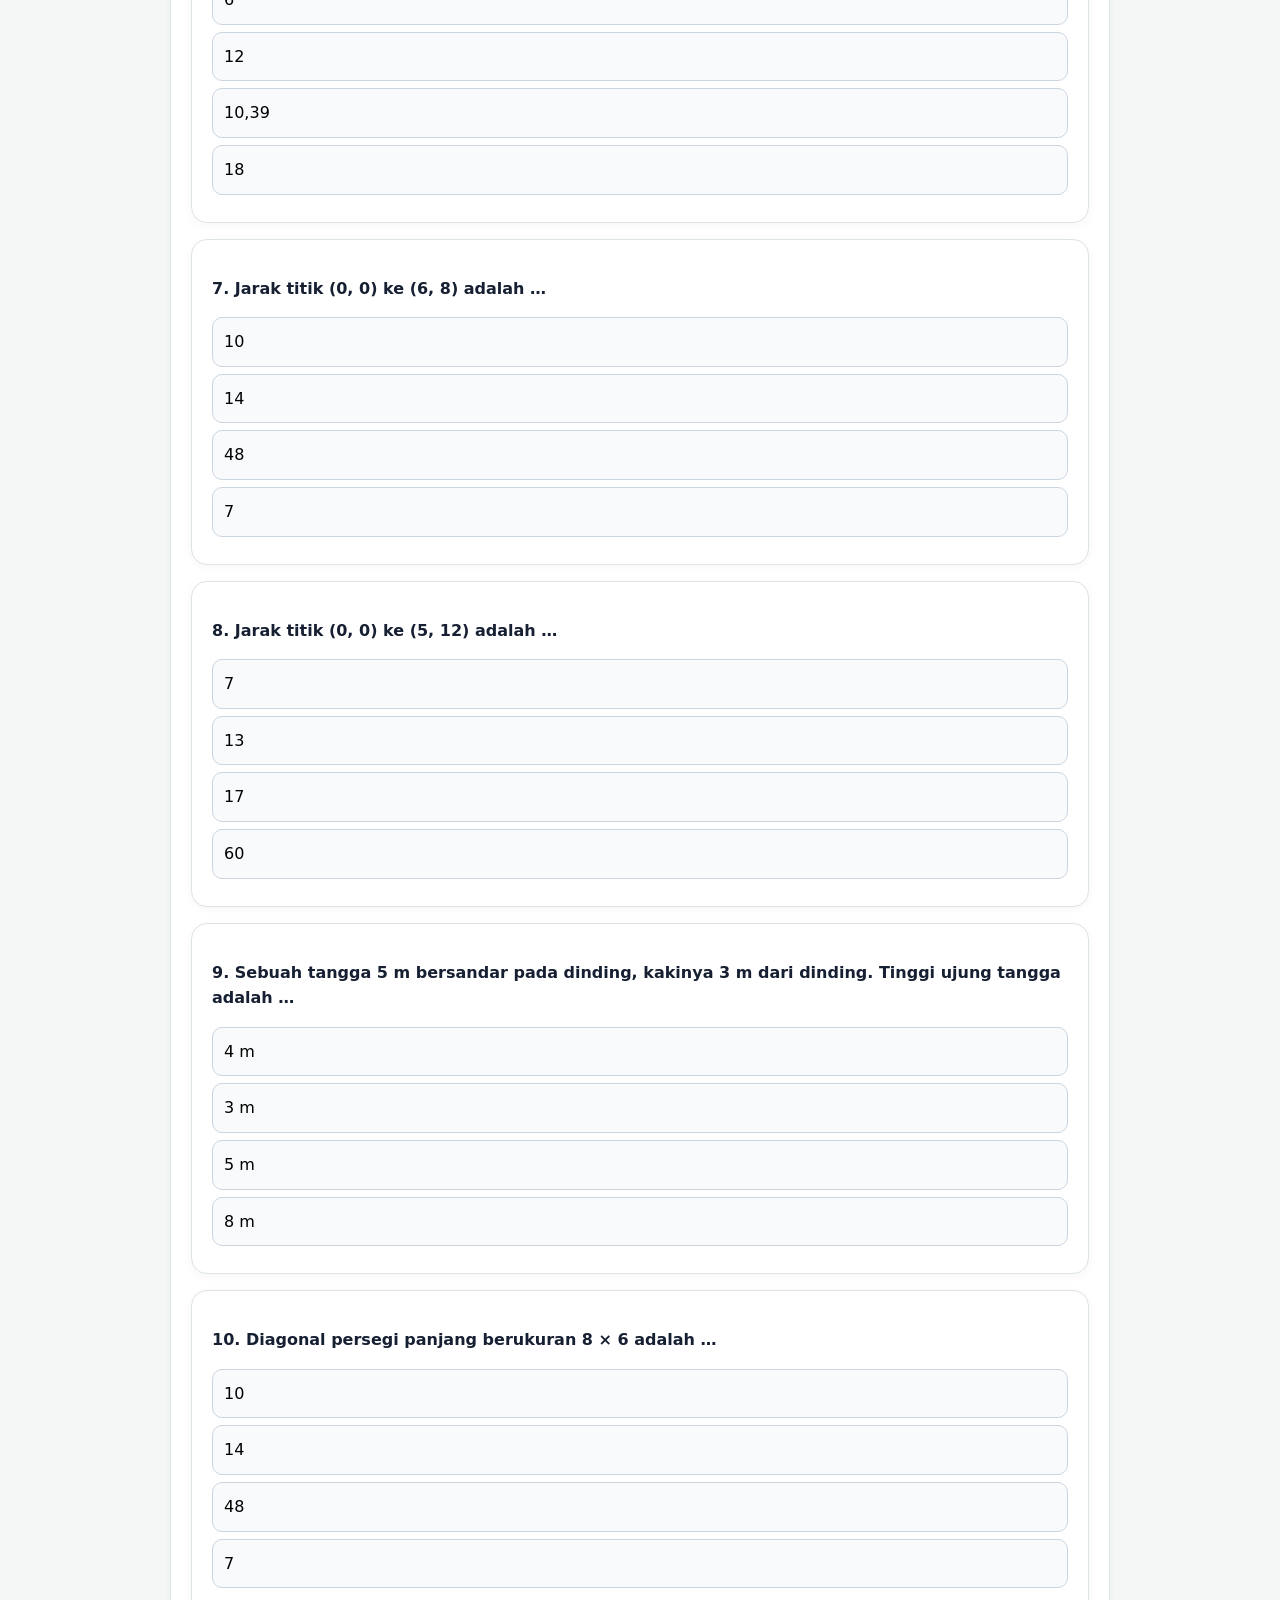
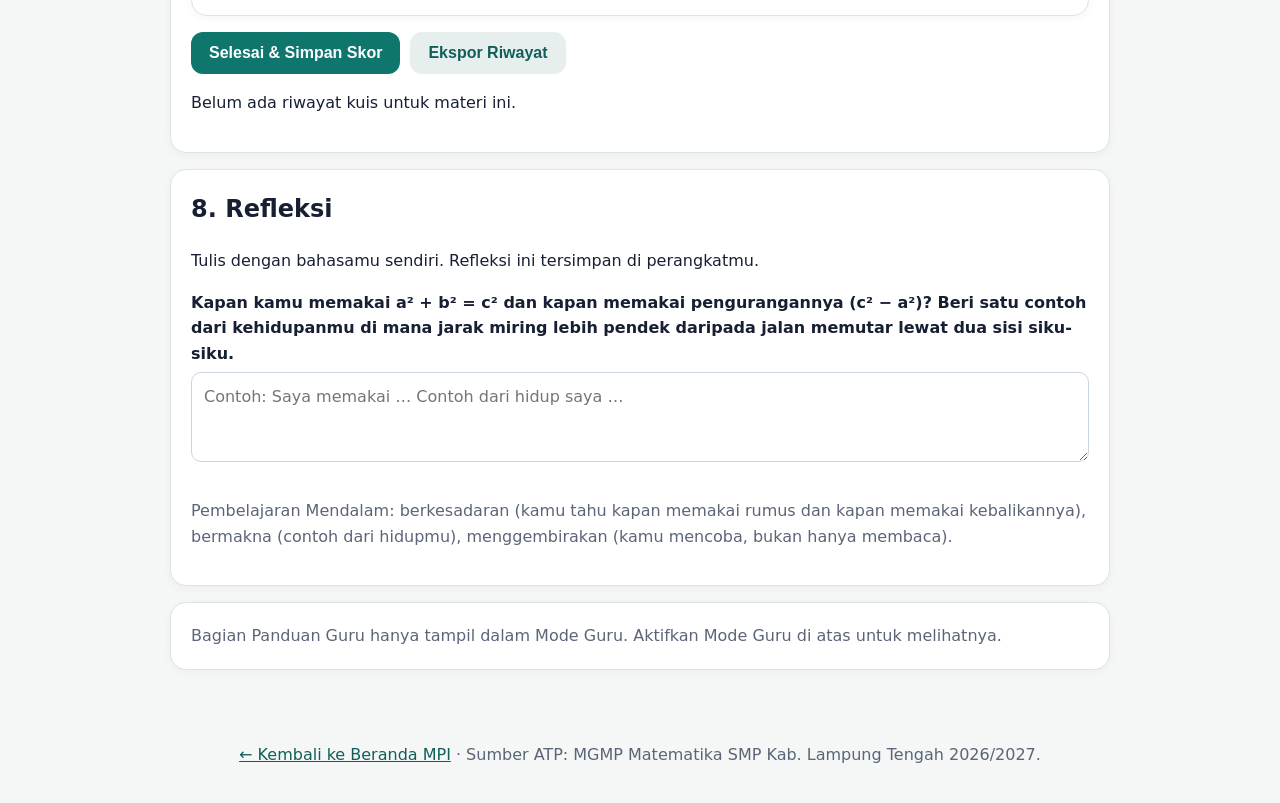
<file: pythagoras.html>
<!DOCTYPE html>
<html lang="id">
<head>
<meta charset="utf-8">
<meta name="viewport" content="width=device-width, initial-scale=1">
<title>Teorema Pythagoras (G.4) — Kelas 8 Semester 1 | MPI Matematika</title>
<meta name="description" content="Menganalisis dan menentukan teorema Pythagoras, tripel Pythagoras, panjang sisi segitiga, dan perbandingan sisi segitiga siku-siku istimewa, serta jarak antara dua titik.">
<link rel="stylesheet" href="assets/css/style.css">
</head>
<body>
<header class="hero">
  <div class="wrap" style="padding:0">
    <p><strong>KELAS 8 &middot; SEMESTER 1 &middot; ELEMEN GEOMETRI</strong></p>
    <h1>Teorema Pythagoras</h1>
    <p><span class="badge">G.4</span> a² + b² = c² — tripel Pythagoras, segitiga siku-siku istimewa, dan jarak dua titik.</p>
  </div>
</header>

<main class="wrap">
  <nav class="top no-print">
    <a class="btn secondary" href="index.html">← Beranda &amp; Dasbor</a>
    <button class="btn secondary" data-mode-btn="siswa">Mode Siswa</button>
    <button class="btn secondary" data-mode-btn="guru">Mode Guru</button>
    <a class="btn secondary" href="#guru">Panduan Guru</a>
  </nav>

  <section class="card">
    <h2>1. Tujuan Pembelajaran</h2>
    <p><strong>G.4:</strong> Menganalisis dan menentukan teorema Pythagoras, tripel Pythagoras, panjang sisi segitiga, dan perbandingan sisi segitiga siku-siku istimewa, serta menyelesaikan permasalahan yang terkait (termasuk menghitung jarak antara dua titik pada bidang koordinat Kartesius).</p>
    <p class="muted">Alokasi pada tabel ATP: G.4 = 20 JP.</p>
    <h3>Pemantik: di mana segitiga siku-siku muncul?</h3>
    <div class="grid two">
      <div><strong>🪜 Tangga bersandar</strong><p class="muted">Tangga 5 m dengan kaki 3 m dari dinding mencapai tinggi 4 m. Tanpa mengukur ke atas pun, tingginya bisa dihitung.</p></div>
      <div><strong>📺 Diagonal layar dan lapangan</strong><p class="muted">Layar 30 cm × 40 cm punya diagonal 50 cm. Lapangan 30 m × 40 m punya diagonal 50 m.</p></div>
      <div><strong>📍 Jarak dua titik</strong><p class="muted">Jarak titik (2, 2) ke (5, 6) adalah 5 satuan — itulah sisi miring segitiga dengan kaki 3 dan 4.</p></div>
      <div><strong>🏗️ Sudut siku-siku</strong><p class="muted">Tukang memakai segitiga 3-4-5 untuk mengecek apakah sudut dinding benar-benar siku-siku.</p></div>
    </div>
  </section>

  <section class="card">
    <h2>2. Materi Ringkas</h2>
    <p><strong>Teorema Pythagoras:</strong> pada segitiga siku-siku dengan kaki a dan b serta sisi miring (hipotenusa) c, berlaku <strong>a² + b² = c²</strong>. Sisi miring selalu sisi terpanjang dan selalu berhadapan dengan sudut siku-siku. Kebalikannya juga benar: jika a² + b² = c², segitiga itu siku-siku.</p>
    <h3>Tripel Pythagoras</h3>
    <p>Tiga bilangan bulat yang memenuhi a² + b² = c² disebut tripel Pythagoras. Kelipatannya juga tripel.</p>
    <table><tr><th>Tripel</th><th>Periksa</th></tr>
    <tr><td>3, 4, 5</td><td>9 + 16 = 25</td></tr>
    <tr><td>5, 12, 13</td><td>25 + 144 = 169</td></tr>
    <tr><td>8, 15, 17</td><td>64 + 225 = 289</td></tr>
    <tr><td>7, 24, 25</td><td>49 + 576 = 625</td></tr>
    <tr><td>20, 21, 29</td><td>400 + 441 = 841</td></tr></table>
    <h3>Segitiga siku-siku istimewa</h3>
    <table><tr><th>Segitiga</th><th>Perbandingan sisi</th><th>Contoh</th></tr>
    <tr><td>45°–45°–90°</td><td>kaki : kaki : miring = 1 : 1 : √2</td><td>Kaki 7 → miring 7√2 ≈ 9,90</td></tr>
    <tr><td>30°–60°–90°</td><td>pendek : panjang : miring = 1 : √3 : 2</td><td>Pendek 6 → panjang 6√3 ≈ 10,39; miring 12</td></tr></table>
    <p>Ingat: sisi terpendek berhadapan dengan sudut 30°, sisi terpanjang (miring) berhadapan dengan sudut 90°.</p>
    <h3>Jarak dua titik</h3>
    <p>Jarak titik (x₁, y₁) ke (x₂, y₂) adalah sisi miring segitiga dengan kaki |x₂ − x₁| dan |y₂ − y₁|: <strong>d = √((x₂ − x₁)² + (y₂ − y₁)²)</strong>.</p>
  </section>

  <section class="card">
    <h2>3. Simulasi: Kalkulator Sisi Segitiga Siku-Siku</h2>
    <p>Pilih sisi yang dicari, isi dua sisi yang diketahui, lalu tekan tombol. Gambar segitiga dan kuadrat sisinya ikut berubah.</p>
    <div class="row no-print">
      <label>Cari <select id="sideMode"><option value="c">Hipotenusa (c)</option><option value="a">Kaki a</option><option value="b">Kaki b</option></select></label>
      <label>Sisi pertama <input type="number" id="sideX" value="3" min="0.1" step="0.1"></label>
      <label>Sisi kedua <input type="number" id="sideY" value="4" min="0.1" step="0.1"></label>
      <button class="btn" id="calcSideBtn">Hitung Sisi</button>
    </div>
    <svg id="triSvg" viewBox="0 0 260 180" width="100%" height="180" role="img" aria-label="Segitiga siku-siku dengan sisi a, b, dan c">
      <polygon id="triPoly" points="20,150 220,150 20,30" fill="#ccfbf1" stroke="#0f766e" stroke-width="2"></polygon>
      <text id="triLabelA" x="120" y="170" text-anchor="middle">a = 3</text>
      <text id="triLabelB" x="10" y="90" text-anchor="middle">b = 4</text>
      <text id="triLabelC" x="140" y="80" text-anchor="middle">c = 5</text>
    </svg>
    <div id="sideResult" class="feedback good"><strong>c = √(3² + 4²) = √25 = 5.</strong> Periksa: 3² + 4² = 9 + 16 = 25 = 5².</div>

    <h3>Simulasi: Kalkulator Jarak Dua Titik</h3>
    <p>Isi koordinat dua titik. Jaraknya adalah sisi miring segitiga dengan kaki Δx dan Δy.</p>
    <div class="row no-print">
      <label>x₁ <input type="number" id="distX1" value="2" step="1"></label>
      <label>y₁ <input type="number" id="distY1" value="2" step="1"></label>
      <label>x₂ <input type="number" id="distX2" value="5" step="1"></label>
      <label>y₂ <input type="number" id="distY2" value="6" step="1"></label>
      <button class="btn" id="calcDistBtn">Hitung Jarak</button>
    </div>
    <svg id="distSvg" viewBox="0 0 260 200" width="100%" height="200" role="img" aria-label="Dua titik pada bidang koordinat dan segitiga jaraknya">
      <line id="distLegX" x1="50" y1="150" x2="110" y2="150" stroke="#94a3b8" stroke-width="2" stroke-dasharray="5,4"></line>
      <line id="distLegY" x1="110" y1="150" x2="110" y2="70" stroke="#94a3b8" stroke-width="2" stroke-dasharray="5,4"></line>
      <line id="distHyp" x1="50" y1="150" x2="110" y2="70" stroke="#0f766e" stroke-width="3"></line>
      <circle id="distP1" cx="50" cy="150" r="5" fill="#0f766e"></circle>
      <circle id="distP2" cx="110" cy="70" r="5" fill="#f59e0b"></circle>
      <text id="distLabelP1" x="50" y="170" text-anchor="middle">(2, 2)</text>
      <text id="distLabelP2" x="110" y="55" text-anchor="middle">(5, 6)</text>
      <text id="distLabelD" x="95" y="105" text-anchor="middle">d = 5</text>
    </svg>
    <div id="distResult" class="feedback good"><strong>d = √((5 − 2)² + (6 − 2)²) = √(9 + 16) = √25 = 5.</strong></div>
  </section>

  <section class="card">
    <h2>4. GeoGebra: Menyelidiki Teorema Pythagoras</h2>
    <p>Pada GeoGebra di bawah ini, geser titik-titik jingga untuk membuat segitiga baru dan cari tripel Pythagoras sebanyak mungkin. Lalu geser titik biru dan penggeser Transform untuk melihat bahwa luas dua persegi kecil sama dengan luas persegi besar.</p>
    <iframe class="geogebra" title="GeoGebra Investigating Pythagorean Theorem" src="https://www.geogebra.org/material/iframe/id/ybpfw2fq" allowfullscreen></iframe>
    <p class="muted">Sumber GeoGebra: <a href="https://www.geogebra.org/m/ybpfw2fq">Investigating Pythagorean Theorem</a>. Kalau sematan tidak termuat karena jaringan, buka tautan itu langsung. Kedua kalkulator di atas tetap bisa dipakai tanpa GeoGebra.</p>
    <p><strong>Tugas eksplorasi:</strong> (a) Temukan tripel selain 3-4-5 dengan menggeser titik jingga. (b) Jelaskan dengan bahasamu sendiri mengapa a² + b² = c² dari luas persegi-persegi pada sisi segitiga.</p>
  </section>

  <section class="card">
    <h2>5. Contoh Kontekstual</h2>
    <p><strong>Tangga:</strong> Tangga 5 m, kaki 3 m dari dinding. Tinggi ujung tangga = √(5² − 3²) = √(25 − 9) = √16 = 4 m.</p>
    <p><strong>Diagonal lapangan:</strong> Lapangan 30 m × 40 m. Diagonal = √(30² + 40²) = √(900 + 1600) = √2500 = 50 m.</p>
    <p><strong>Jarak dua titik:</strong> Titik (2, 2) ke (5, 6): Δx = 3, Δy = 4, jadi jarak = √(3² + 4²) = 5 satuan.</p>
  </section>

  <section class="card no-print">
    <h2>6. Latihan Bebas (tidak masuk riwayat)</h2>
    <p>Jawaban berupa bilangan. Boleh memakai koma desimal, misalnya 9,90. Untuk jawaban akar, tulis nilai desimalnya dibulatkan dua angka di belakang koma.</p>
    <p id="practiceQ">Memuat soal…</p>
    <p id="practiceWhy" style="display:none"></p>
    <div class="row">
      <label>Jawabanmu <input type="text" id="practiceAns" placeholder="Contoh: 5 atau 9,90"></label>
      <button class="btn" id="checkPracticeBtn">Cek Jawaban</button>
      <button class="btn secondary" id="newPracticeBtn">Soal Baru</button>
    </div>
    <div id="practiceFeedback"></div>
  </section>

  <section class="card">
    <h2>7. Kuis Formatif G.4</h2>
    <p>Jawab semua soal. Umpan balik muncul langsung setelah kamu memilih. Skor akhir tersimpan otomatis di perangkat ini.</p>
    <p><strong id="quizProgress">Terjawab: 0/10</strong></p>
    <div id="quizBox"></div>
    <div class="row no-print">
      <button class="btn" id="finishQuiz" disabled>Selesai &amp; Simpan Skor</button>
      <button class="btn secondary exportBtn">Ekspor Riwayat</button>
    </div>
    <div id="quizResult"></div>
    <div id="quizHistory"></div>
  </section>

  <section class="card">
    <h2>8. Refleksi</h2>
    <p>Tulis dengan bahasamu sendiri. Refleksi ini tersimpan di perangkatmu.</p>
    <label for="refleksiPythagoras">Kapan kamu memakai a² + b² = c² dan kapan memakai pengurangannya (c² − a²)? Beri satu contoh dari kehidupanmu di mana jarak miring lebih pendek daripada jalan memutar lewat dua sisi siku-siku.</label>
    <textarea id="refleksiPythagoras" placeholder="Contoh: Saya memakai … Contoh dari hidup saya …"></textarea>
    <p class="muted">Pembelajaran Mendalam: berkesadaran (kamu tahu kapan memakai rumus dan kapan memakai kebalikannya), bermakna (contoh dari hidupmu), menggembirakan (kamu mencoba, bukan hanya membaca).</p>
  </section>

  <section class="card guru-only" id="guru">
    <h2>Panduan Guru — Teorema Pythagoras</h2>
    <div class="guru-note">
      <p><strong>Tujuan Pembelajaran G.4:</strong> Menganalisis dan menentukan teorema Pythagoras, tripel Pythagoras, panjang sisi segitiga, dan perbandingan sisi segitiga siku-siku istimewa, serta menyelesaikan permasalahan yang terkait (termasuk menghitung jarak antara dua titik pada bidang koordinat Kartesius).</p>
      <p><strong>Alokasi ATP:</strong> G.4 = 20 JP.</p>
      <p><strong>Miskonsepsi umum:</strong> (1) memakai a² + b² = c² pada segitiga yang bukan siku-siku, atau memakai sisi yang bukan hipotenusa sebagai c; (2) mengira c = a + b; (3) lupa mengakarkan hasil setelah menjumlahkan kuadrat; (4) mengira satu-satunya tripel adalah 3-4-5; (5) menghitung jarak dua titik sebagai Δx + Δy, bukan akar dari jumlah kuadratnya; (6) tertukar sisi pada segitiga 30°–60°–90° (sisi di hadapan 30° adalah yang terpendek).</p>
      <p><strong>Diferensiasi:</strong> dasar — tripel Pythagoras dan sisi miring dari dua kaki; menengah — mencari kaki yang belum diketahui dan jarak dua titik; lanjut — segitiga istimewa, soal kontekstual multi-langkah, dan membuktikan segitiga siku-siku dengan kebalikan teorema.</p>
      <p><strong>Asesmen:</strong> observasi saat eksplorasi GeoGebra, latihan bebas, kuis formatif 10 soal, dan refleksi siswa.</p>
      <p><strong>Target ketuntasan:</strong> [PERLU DIISI GURU].</p>
    </div>
    <div class="row no-print"><button class="btn secondary printBtn">Cetak LKPD / Halaman Ini</button></div>
    <p class="muted">LKPD cetak: cetak halaman ini, lalu minta siswa mengerjakan bagian GeoGebra dan refleksi di buku atau lembar terpisah bila perangkat terbatas.</p>
  </section>
  <p class="card siswa-only-note muted">Bagian Panduan Guru hanya tampil dalam Mode Guru. Aktifkan Mode Guru di atas untuk melihatnya.</p>
</main>

<footer>
  <p><a href="index.html">← Kembali ke Beranda MPI</a> &middot; Sumber ATP: MGMP Matematika SMP Kab. Lampung Tengah 2026/2027.</p>
</footer>
<script src="assets/js/pythagoras.js"></script>
</body>
</html>
</file>
<file: assets/css/style.css>
:root{--teal:#0f766e;--teal-dark:#115e59;--amber:#f59e0b;--ink:#172033;--muted:#5b6577;--bg:#f4f7f6;--card:#fff;--line:#dce5e3;--good:#15803d;--bad:#b91c1c}
*{box-sizing:border-box}body{margin:0;font-family:system-ui,-apple-system,Segoe UI,Roboto,Arial,sans-serif;color:var(--ink);background:var(--bg);line-height:1.6}
a{color:var(--teal-dark)}header.hero{background:linear-gradient(135deg,#0f766e,#134e4a);color:#fff;padding:28px 20px 24px}
header.hero h1{margin:0 0 6px;font-size:clamp(1.6rem,5vw,2.4rem);line-height:1.15}header.hero p{margin:4px 0;opacity:.95;max-width:820px}
.wrap{max-width:980px;margin:0 auto;padding:20px}nav.top{display:flex;gap:10px;flex-wrap:wrap;margin:16px 0}
.btn{display:inline-block;border:0;border-radius:12px;padding:12px 18px;font-weight:700;cursor:pointer;text-decoration:none;background:var(--teal);color:#fff;font-size:1rem}
.btn.secondary{background:#e6efed;color:var(--teal-dark)}.btn.amber{background:var(--amber);color:#1f2937}.btn.small{padding:8px 12px;font-size:.9rem}
.card{background:var(--card);border:1px solid var(--line);border-radius:16px;padding:20px;margin:16px 0;box-shadow:0 2px 10px rgba(0,0,0,.04)}
.grid{display:grid;gap:16px}.grid.two{grid-template-columns:repeat(auto-fit,minmax(240px,1fr))}
.badge{display:inline-block;background:#ccfbf1;color:#134e4a;border-radius:999px;padding:4px 10px;font-weight:700;font-size:.85rem;margin:2px}
.badge.soon{background:#fef3c7;color:#92400e}.muted{color:var(--muted)}h2{margin-top:0}h3{margin-bottom:6px}
label{font-weight:700}input[type=text],input[type=number],select,textarea{width:100%;padding:11px 12px;border:1px solid #cbd5e1;border-radius:10px;font:inherit;margin:6px 0 12px}
textarea{min-height:90px}.row{display:flex;gap:10px;flex-wrap:wrap;align-items:center}
.stat{font-size:2rem;font-weight:800;color:var(--teal-dark);line-height:1}.progress{height:12px;background:#e2e8f0;border-radius:99px;overflow:hidden}.progress>div{height:100%;background:var(--teal)}
.numline{position:relative;height:74px;margin:18px 0 8px;border-bottom:3px solid var(--ink)}
.tick{position:absolute;bottom:0;transform:translateX(-50%);text-align:center;font-size:.8rem}.tick i{display:block;width:2px;height:14px;background:var(--ink);margin:0 auto}
.marker{position:absolute;bottom:24px;transform:translateX(-50%);font-size:1.8rem;transition:left .5s ease}
.opt{display:block;width:100%;text-align:left;background:#f8fafc;border:1px solid #cbd5e1;border-radius:10px;padding:11px;margin:7px 0;cursor:pointer;font:inherit}
.opt:disabled{opacity:.85;cursor:default}.opt.correct{border-color:var(--good);background:#f0fdf4}.opt.wrong{border-color:var(--bad);background:#fef2f2}
.feedback{border-radius:10px;padding:12px;margin:10px 0}.feedback.good{background:#f0fdf4}.feedback.bad{background:#fef2f2}
.guru-note{background:#fffbeb;border:1px solid #fde68a;border-radius:12px;padding:14px;margin:12px 0}
body[data-mode="siswa"] .guru-only{display:none}body[data-mode="guru"] .siswa-only-note{display:none}
iframe.geogebra{width:100%;height:480px;border:1px solid var(--line);border-radius:12px}
/* B.3 saja: applet "Where is the Fraction?" (WT46bNtV) lebih lebar dari ukuran
   sematan default 640px, sehingga label 1 dan 2 terpotong. Beri ukuran eksplisit
   1200x560 lewat parameter embed (lebar minimum agar 0 dan 2 muat dengan panah
   ujung), dan bungkus agar bisa digeser di layar kecil. Label 1 baru muncul
   setelah siswa mencentang Show hash marks lalu Show labels — lihat Tips di
   halaman B.3. */
.geogebra-wrap{overflow-x:auto}
iframe.geogebra-rasional{width:100%;min-width:1200px;height:560px}
table{width:100%;border-collapse:collapse}th,td{text-align:left;padding:8px;border-bottom:1px solid var(--line);vertical-align:top}
footer{padding:20px;color:var(--muted);text-align:center}
@media(max-width:600px){.wrap{padding:14px}.card{padding:16px}iframe.geogebra{height:380px}iframe.geogebra-rasional{height:560px}}
@media print{.no-print,nav.top{display:none!important}body{background:#fff}.card{box-shadow:none;border-color:#999}}
</file>
